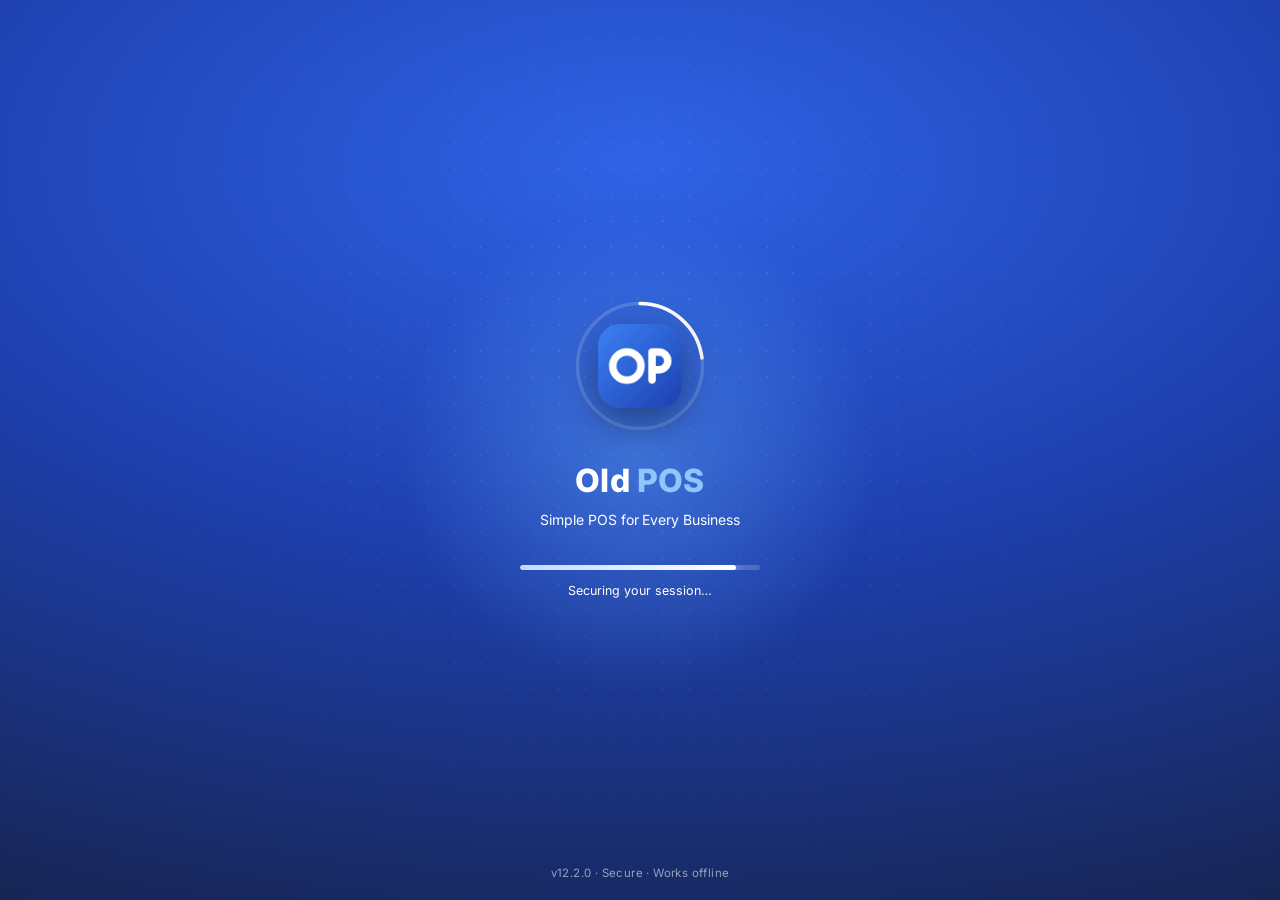
<file: index.html>
<!DOCTYPE html>
<html lang="en">
<head>
    <meta charset="UTF-8">
    <meta http-equiv="Content-Security-Policy" content="default-src 'self'; script-src 'self' 'unsafe-inline' https://accounts.google.com; style-src 'self' 'unsafe-inline' https://accounts.google.com; img-src 'self' data: blob: https:; font-src 'self' data:; connect-src 'self' https://*.googleapis.com https://accounts.google.com https://abacus.jasoncameron.dev https://api.counterapi.dev https://get.geojs.io https://ipwho.is https://*.firebaseio.com https://*.firebasedatabase.app https://*.vercel.app; frame-src https://accounts.google.com; worker-src 'self'; manifest-src 'self'; object-src 'none'; base-uri 'self'; form-action 'self'; media-src 'self' blob:">
    <meta name="referrer" content="strict-origin-when-cross-origin">
    <meta name="viewport" content="width=device-width, initial-scale=1, viewport-fit=cover">
    <meta name="color-scheme" content="light dark">
    <title>Old POS – Free Offline POS & Billing Software for Shops</title>
    <meta name="description" content="Old POS is free, open-source POS and billing software that works offline. Barcode scanning, inventory, customer dues, expenses, reports and Google Drive backup.">
    <meta name="keywords" content="free POS software, offline POS, open source POS, point of sale app, billing software, POS for small business, inventory management software, barcode scanner POS, retail POS software, grocery POS, pharmacy POS, shop management software, customer due tracking, free billing app, POS system PWA, Old POS">
    <meta name="robots" content="index, follow, max-image-preview:large, max-snippet:-1, max-video-preview:-1">
    <meta name="author" content="Mehedi Hasan">
    <meta name="application-name" content="Old POS">
    <meta name="format-detection" content="telephone=no">
    <link rel="canonical" href="https://oldpos.com/">
    <link rel="alternate" hreflang="en" href="https://oldpos.com/">
    <link rel="alternate" hreflang="x-default" href="https://oldpos.com/">
    <meta property="og:type" content="website">
    <meta property="og:site_name" content="Old POS">
    <meta property="og:url" content="https://oldpos.com/">
    <meta property="og:title" content="Old POS – Free Offline POS & Billing Software for Shops">
    <meta property="og:description" content="Free offline POS and billing software for small shops: fast checkout, barcode scanning, inventory, customer dues, profit reports and Google Drive backup. No fees, no sign-up cost.">
    <meta property="og:image" content="https://oldpos.com/assets/icons/og-image.png">
    <meta property="og:image:width" content="1200">
    <meta property="og:image:height" content="630">
    <meta property="og:image:alt" content="Old POS – Simple POS for Every Business">
    <meta property="og:locale" content="en_US">
    <meta name="twitter:card" content="summary_large_image">
    <meta name="twitter:title" content="Old POS – Free Offline POS & Billing Software for Shops">
    <meta name="twitter:description" content="Free offline POS and billing software for small shops: fast checkout, barcode scanning, inventory, customer dues, profit reports and Google Drive backup. No fees, no sign-up cost.">
    <meta name="twitter:image" content="https://oldpos.com/assets/icons/og-image.png">
    <script type="application/ld+json">{"@context":"https://schema.org","@graph":[{"@type":"WebSite","@id":"https://oldpos.com/#website","url":"https://oldpos.com/","name":"Old POS","description":"Old POS is free, open-source POS and billing software that works offline. Barcode scanning, inventory, customer dues, expenses, reports and Google Drive backup.","inLanguage":"en","publisher":{"@id":"https://oldpos.com/#author"}},{"@type":"Person","@id":"https://oldpos.com/#author","name":"Mehedi Hasan","sameAs":["https://www.facebook.com/mehedi.exx"]},{"@type":"SoftwareApplication","@id":"https://oldpos.com/#app","name":"Old POS","alternateName":["Old POS Simple POS for Every Business","oldpos","Old POS software"],"url":"https://oldpos.com/","description":"Old POS is a free, open-source, offline-first point of sale (POS) and billing web app for small and medium businesses worldwide: fast checkout, barcode scanning, inventory with low-stock and expiry alerts, customer dues, suppliers, expenses, profit reports and automatic Google Drive backup. Installable on Android, iPhone, Windows, Mac and Linux.","applicationCategory":"BusinessApplication","applicationSubCategory":"Point of Sale","operatingSystem":"Web, Android, iOS, Windows, macOS, Linux","browserRequirements":"Requires a modern browser (Chrome, Edge, Safari, Firefox)","softwareVersion":"12.1.0","inLanguage":"en","isAccessibleForFree":true,"license":"https://opensource.org/licenses/MIT","image":"https://oldpos.com/assets/icons/og-image.png","screenshot":["https://oldpos.com/assets/screenshots/02-dashboard.png","https://oldpos.com/assets/screenshots/03-products.png","https://oldpos.com/assets/screenshots/08-reports.png","https://oldpos.com/assets/screenshots/desktop-02-dashboard.png","https://oldpos.com/assets/screenshots/desktop-11-users.png"],"featureList":["Works offline","Fast billing and checkout","Barcode scanning with the phone camera","Bluetooth thermal receipt printing","Customer due ledger","Inventory with low-stock and expiry alerts","Purchases and supplier ledger","Expense tracking","Sales and profit reports","PIN lock","Automatic Google Drive backup","Installable on Android, iPhone, Windows and Mac"],"offers":{"@type":"Offer","price":"0","priceCurrency":"USD"},"author":{"@id":"https://oldpos.com/#author"}}]}</script>
    <noscript><style>body::before{content:"Old POS needs JavaScript. Please enable it to open your shop.";display:block;padding:20px;text-align:center}</style></noscript>
    <script>(function(){try{var m=localStorage.getItem('esypos_theme')||'auto';if(m==='dark'||(m==='auto'&&window.matchMedia('(prefers-color-scheme: dark)').matches))document.documentElement.classList.add('dark')}catch(e){}})()</script>

<script>(function(){var n=true;try{n=localStorage.getItem('esypos_g_on')!=='1'}catch(e){}if(n)document.documentElement.classList.add('needs-login')})();</script>
    <style>html.needs-login .sidebar,html.needs-login .topbar,html.needs-login .main,html.needs-login .cart-bar,html.needs-login .bottom-nav,html.needs-login .drawer,html.needs-login #scrim{display:none!important}html.needs-login body{background:#1e40af}</style>
    <style id="splash-css">
#splash{position:fixed;inset:0;z-index:100000;display:flex;flex-direction:column;align-items:center;justify-content:center;gap:0;color:#fff;background:radial-gradient(120% 90% at 50% 18%,#2f63e6 0%,#1e40af 48%,#172554 100%);padding:24px;padding-top:calc(24px + env(safe-area-inset-top));padding-bottom:calc(24px + env(safe-area-inset-bottom));transition:opacity .45s ease,transform .45s ease,visibility .45s;overflow:hidden;font-family:Inter,system-ui,-apple-system,"Segoe UI",Roboto,sans-serif;-webkit-user-select:none;user-select:none}
#splash.out{opacity:0;visibility:hidden;transform:scale(1.04);pointer-events:none}
#splash .sp-glow{position:absolute;width:520px;height:520px;max-width:140vw;max-height:140vw;border-radius:50%;background:radial-gradient(circle,rgba(96,165,250,.45) 0%,rgba(96,165,250,0) 65%);animation:spGlow 2.6s ease-in-out infinite}
#splash .sp-dots{position:absolute;inset:0;background-image:radial-gradient(rgba(255,255,255,.10) 1px,transparent 1.5px);background-size:26px 26px;-webkit-mask-image:radial-gradient(circle at 50% 42%,#000 0%,transparent 70%);mask-image:radial-gradient(circle at 50% 42%,#000 0%,transparent 70%);animation:spDrift 14s linear infinite}
#splash .sp-logo{position:relative;width:132px;height:132px;display:flex;align-items:center;justify-content:center;animation:spPop .8s cubic-bezier(.2,1.3,.35,1) both}
#splash .sp-logo img{width:84px;height:84px;border-radius:22px;box-shadow:0 14px 40px rgba(2,6,23,.45);display:block;position:relative;z-index:2;animation:spFloat 3s ease-in-out .8s infinite}
#splash .sp-ring{position:absolute;inset:0;width:100%;height:100%;transform:rotate(-90deg)}
#splash .sp-ring circle{fill:none;stroke-width:3.5;stroke-linecap:round}
#splash .sp-ring .bg{stroke:rgba(255,255,255,.16)}
#splash .sp-ring .fg{stroke:#fff;stroke-dasharray:90 316;animation:spSpin 1.5s linear infinite;transform-origin:50% 50%}
#splash .sp-name{position:relative;margin-top:26px;font-size:32px;font-weight:800;letter-spacing:.2px;animation:spUp .7s ease .25s both}
#splash .sp-name span{color:#93c5fd}
#splash .sp-tag{position:relative;margin-top:6px;font-size:14px;opacity:.82;animation:spUp .7s ease .4s both;text-align:center}
#splash .sp-bar{position:relative;margin-top:34px;width:min(240px,64vw);height:5px;border-radius:99px;background:rgba(255,255,255,.18);overflow:hidden;animation:spUp .6s ease .55s both}
#splash .sp-bar i{display:block;height:100%;width:0;border-radius:99px;background:linear-gradient(90deg,#bfdbfe,#fff);box-shadow:0 0 14px rgba(255,255,255,.7);transition:width .5s ease;animation:spBar 1.9s cubic-bezier(.3,.7,.2,1) .5s forwards}
#splash.done .sp-bar i{animation:none;width:100%;transition:width .3s ease}
#splash .sp-status{position:relative;margin-top:12px;font-size:12.5px;opacity:.8;min-height:18px;animation:spUp .6s ease .7s both}
#splash .sp-ver{position:absolute;bottom:calc(18px + env(safe-area-inset-bottom));font-size:11.5px;opacity:.55;letter-spacing:.4px}
@keyframes spPop{0%{opacity:0;transform:scale(.4) rotate(-12deg)}100%{opacity:1;transform:none}}
@keyframes spUp{0%{opacity:0;transform:translateY(14px)}100%{opacity:1;transform:none}}
@keyframes spFloat{0%,100%{transform:translateY(0)}50%{transform:translateY(-5px)}}
@keyframes spSpin{to{transform:rotate(360deg)}}
@keyframes spGlow{0%,100%{transform:scale(.9);opacity:.75}50%{transform:scale(1.08);opacity:1}}
@keyframes spDrift{to{background-position:26px 26px}}
@keyframes spBar{0%{width:0}60%{width:72%}100%{width:90%}}
@media (prefers-reduced-motion:reduce){#splash *{animation-duration:.01s!important;animation-iteration-count:1!important}#splash .sp-ring .fg{stroke-dasharray:316 0}}
</style>
    <link rel="manifest" href="manifest.webmanifest">
    <script>try{if(localStorage.getItem('esypos_design')==='classic')document.documentElement.classList.add('classic')}catch(e){}</script>
    <meta name="theme-color" content="#edf2fd" media="(prefers-color-scheme: light)">
    <meta name="theme-color" content="#0d1628" media="(prefers-color-scheme: dark)">
    <link rel="preconnect" href="https://accounts.google.com">
    <meta name="mobile-web-app-capable" content="yes">
    <meta name="apple-mobile-web-app-capable" content="yes">
    <meta name="apple-mobile-web-app-status-bar-style" content="default">
    <meta name="apple-mobile-web-app-title" content="Old POS">
    <link rel="icon" href="favicon.ico?v=12.2.0" sizes="any">
    <link rel="icon" type="image/png" sizes="32x32" href="assets/icons/favicon-32.png">
    <link rel="icon" type="image/png" sizes="16x16" href="assets/icons/favicon-16.png">
    <link rel="icon" type="image/png" sizes="192x192" href="assets/icons/icon-192.png">
    <link rel="apple-touch-icon" href="assets/icons/apple-touch-icon.png">

    <link rel="preload" href="fonts/inter-latin-var.woff2" as="font" type="font/woff2" crossorigin>
    <link rel="preload" href="fonts/fa-solid-subset.woff2" as="font" type="font/woff2" crossorigin>
    <link rel="stylesheet" href="css/icons.css?v=12.2.0">
    <style>.hidden{display:none!important}.drawer{position:fixed;top:0;height:100%;transition:transform .28s}.drawer.left{left:0;transform:translateX(-100%)}.drawer.right{right:0;transform:translateX(100%)}.drawer.open{transform:none}</style>
    <link rel="stylesheet" href="css/style.css?v=12.2.0">
    <link rel="stylesheet" href="css/appshell.css?v=12.2.0">
    <link rel="stylesheet" href="css/modern.css?v=12.2.0">
    <link rel="stylesheet" href="css/polish.css?v=12.2.0">
</head>
<body data-view="pos">

<!-- Splash: shows instantly while the app files and shop data load -->
<div id="splash" role="status" aria-live="polite" aria-label="Loading Old POS">
    <div class="sp-dots"></div><div class="sp-glow"></div>
    <div class="sp-logo">
        <svg class="sp-ring" viewBox="0 0 132 132" aria-hidden="true"><circle class="bg" cx="66" cy="66" r="62.5"/><circle class="fg" cx="66" cy="66" r="62.5"/></svg>
        <img src="assets/icons/icon-192.png" alt="" draggable="false" width="84" height="84">
    </div>
    <div class="sp-name">Old <span>POS</span></div>
    <div class="sp-tag">Simple POS for Every Business</div>
    <div class="sp-bar"><i></i></div>
    <div class="sp-status" id="sp-status">Starting…</div>
    <div class="sp-ver">v12.2.0 · Secure · Works offline</div>
</div>
<script>
(function(){
  var sp=document.getElementById('splash'); if(!sp) return;
  var st=document.getElementById('sp-status'), t0=Date.now(), gone=false;
  var again=false; try{again=sessionStorage.getItem('esypos_splash')==='1';sessionStorage.setItem('esypos_splash','1')}catch(e){}
  var MIN=again?650:1500;                       // first open of the session shows the full animation, reloads are quick
  var msgs=['Starting…','Loading your shop data…','Securing your session…','Preparing the sales counter…'];
  var i=0, tick=setInterval(function(){ if(st&&i<msgs.length-1){ st.textContent=msgs[++i]; } },520);
  function hide(){
    if(gone) return; gone=true; clearInterval(tick);
    if(st) st.textContent='Ready ✓'; sp.classList.add('done');
    setTimeout(function(){ sp.classList.add('out'); setTimeout(function(){ if(sp.parentNode) sp.parentNode.removeChild(sp); },520); },260);
  }
  function ready(){ var wait=Math.max(0,MIN-(Date.now()-t0)); setTimeout(hide,wait); }
  if(document.readyState==='complete') ready(); else window.addEventListener('load',ready);
  setTimeout(hide,8000);                        // failsafe: never trap the user on the splash
  window.Splash={hide:hide};
})();
</script>

<!-- Desktop sidebar -->
<aside class="sidebar" id="sidebar">
    <div class="brand brand-v2"><div class="brand-top"><div class="logo"><img class="logo-img" src="assets/icons/icon-192.png" alt="Old POS" draggable="false"></div><div class="fw7 brand-name">Old POS</div></div><div class="brand-stats"><button type="button" class="bs-row bs-total" onclick="window.Users&&Users.open()" title="See who uses Old POS" aria-label="Total users — open details"><i class="fas fa-users"></i><span>Total users</span><b class="js-ucount">—</b><i class="fas fa-chevron-right bs-go"></i></button></div></div>
    <nav class="nav" id="nav-desk"></nav>
    <div class="side-foot">
        <div class="js-acct"></div>
        <div class="foot-actions"><button class="btn btn-ghost" onclick="Theme.toggle()"><i class="theme-ico fas fa-moon"></i> Theme</button><button class="btn btn-ghost" onclick="Lock.lockNow()"><i class="fas fa-lock"></i> Lock</button></div>
        <div class="legal-links"><a href="privacy.html" target="_blank" rel="noopener">Privacy Policy</a> · <a href="terms.html" target="_blank" rel="noopener">Terms of Service</a></div>
    </div>
</aside>

<!-- Mobile topbar -->
<header class="topbar">
    <div class="tb-brand"><div class="logo"><img class="logo-img" src="assets/icons/icon-192.png" alt="Old POS" draggable="false"></div><div class="tb-id"><b id="tb-shop" class="tb-shop"><em>Old</em> POS</b><span id="tb-sub" class="tb-sub">Smart POS &amp; Billing</span></div></div>
    <div class="flex items-c topbar-actions">
        <button type="button" class="tb-theme" onclick="Theme.toggle()" aria-label="Switch theme"><i class="theme-ico fas fa-moon"></i></button>
        <button type="button" class="sync-chip js-chip" onclick="Cloud.chip()" title="Google Drive Backup"></button>
    </div>
</header>

<main class="main"><div id="view" class="view"></div></main>

<div id="scrim" class="scrim hidden" onclick="App.closeDrawers()"></div>

<!-- Mobile Menu -->
<aside id="mobile-nav" class="drawer left">
    <div class="brand brand-v2"><div class="brand-top"><div class="logo"><img class="logo-img" src="assets/icons/icon-192.png" alt="Old POS" draggable="false"></div><div class="fw7 brand-name grow">Old POS</div><button class="icon-btn" onclick="App.closeDrawers()" aria-label="Close menu"><i class="fas fa-xmark"></i></button></div><div class="brand-stats"><button type="button" class="bs-row bs-total" onclick="window.Users&&Users.open()" title="See who uses Old POS" aria-label="Total users — open details"><i class="fas fa-users"></i><span>Total users</span><b class="js-ucount">—</b><i class="fas fa-chevron-right bs-go"></i></button></div></div>
    <nav class="nav" id="nav-mob"></nav>
    <div class="side-foot">
        <div class="js-acct" onclick="App.closeDrawers()"></div>
        <div class="foot-actions"><button class="btn btn-ghost" onclick="Theme.toggle()"><i class="theme-ico fas fa-moon"></i> Theme</button><button class="btn btn-ghost" onclick="App.closeDrawers();Lock.lockNow()"><i class="fas fa-lock"></i> Lock</button></div>
        <div class="legal-links"><a href="privacy.html" target="_blank" rel="noopener">Privacy Policy</a> · <a href="terms.html" target="_blank" rel="noopener">Terms of Service</a></div>
    </div>
</aside>

<!-- Mobile Cart -->
<aside id="mobile-cart" class="drawer right">
    <div class="drawer-head"><b>Sales Cart</b><button class="icon-btn" onclick="App.closeDrawers()" aria-label="Close cart"><i class="fas fa-xmark"></i></button></div>
    <div id="cart-mobile" class="drawer-body"></div>
</aside>

<button type="button" id="cart-bar" class="cart-bar empty" onclick="App.toggleCart()" aria-label="Cart"></button>

<div id="toast" class="hidden"></div>

<section id="seo-content" class="seo-only" aria-labelledby="about-h">
    <h2 id="about-h">Old POS: free offline POS and billing software for shops and small businesses</h2>
    <p>Old POS is a free, open-source point of sale (POS) and billing system that runs in your browser and installs like an app on Android, iPhone, Windows, Mac and Linux. Make a bill in seconds, scan barcodes with your phone camera, track stock and expiry dates, manage customer dues and supplier payments, record expenses and see profit reports on one dashboard. It keeps working without internet, and your data is backed up to your own Google Drive: no server to run, no monthly fee and no third party holding your sales.</p>
    <p>Built for retail and service shops anywhere in the world, Old POS works with any currency and replaces paper bills and notebooks with a simple, fast and private shop management app. Open it, sign in with Google and start selling.</p>
    <div class="about-grid">
        <article><h3>Fast billing and checkout</h3><p>Search products or scan barcodes, apply discounts and tax, hold bills and accept cash, card, mobile banking or due, then print or share the receipt.</p></article>
        <article><h3>Inventory and stock alerts</h3><p>Track stock levels, low-stock and expiry alerts, product photos and barcode labels, and import or export products with CSV.</p></article>
        <article><h3>Customer dues and suppliers</h3><p>Keep a clear ledger for every customer and supplier, collect payments and send reminders by WhatsApp or SMS.</p></article>
        <article><h3>Expenses and profit reports</h3><p>See sales, expenses, gross and net profit, collections and a 7-day chart. Export reports as CSV.</p></article>
        <article><h3>Works offline, installs anywhere</h3><p>An installable progressive web app (PWA) that opens and sells without internet and syncs when you are back online.</p></article>
        <article><h3>Private and free</h3><p>Your shop data stays on your device and in one backup file in your own Google Drive. No ads, no tracking, no subscription.</p></article>
    </div>
    <h3 class="who">Who uses Old POS?</h3>
    <p>Grocery and convenience stores, pharmacies, fashion, fabric and gift shops, mobile phone shops, restaurants and cafes, wholesalers and any small business that needs a free billing and inventory app.</p>
    <nav aria-label="Old POS pages"><a href="features.html">Features and FAQ</a> · <a href="privacy.html">Privacy Policy</a> · <a href="terms.html">Terms of Service</a> · <a href="license.html">MIT License</a></nav>
</section>


<script defer src="js/core/core.js?v=12.2.0"></script>
<script defer src="js/core/barcode.js?v=12.2.0"></script>
<script defer src="js/core/wedge.js?v=12.2.0"></script>
<script defer src="js/core/linear.js?v=12.2.0"></script>
<script defer src="js/core/ui.js?v=12.2.0"></script>
<script defer src="js/modules/app.js?v=12.2.0"></script>
<script defer src="js/modules/people.js?v=12.2.0"></script>
<script defer src="js/modules/misc.js?v=12.2.0"></script>
<script defer src="js/modules/home.js?v=12.2.0"></script>
<script defer src="js/modules/settings.js?v=12.2.0"></script>
<script defer src="js/services/labelprinter.js?v=12.2.0"></script>
<script defer src="js/services/guard.js?v=12.2.0"></script>
<script defer src="js/services/security.js?v=12.2.0"></script>
<script defer src="js/services/safety.js?v=12.2.0"></script>
<script defer src="js/core/config.js?v=12.2.0"></script>
<script defer src="js/services/cloud.js?v=12.2.0"></script>
<script defer src="js/services/appshell.js?v=12.2.0"></script>
<script defer src="js/services/community.js?v=12.2.0"></script>
<script defer src="js/services/users.js?v=12.2.0"></script>
<script defer src="js/services/remote.js?v=12.2.0"></script>
<script defer src="js/services/pwa.js?v=12.2.0"></script>
</body>
</html>
</file>
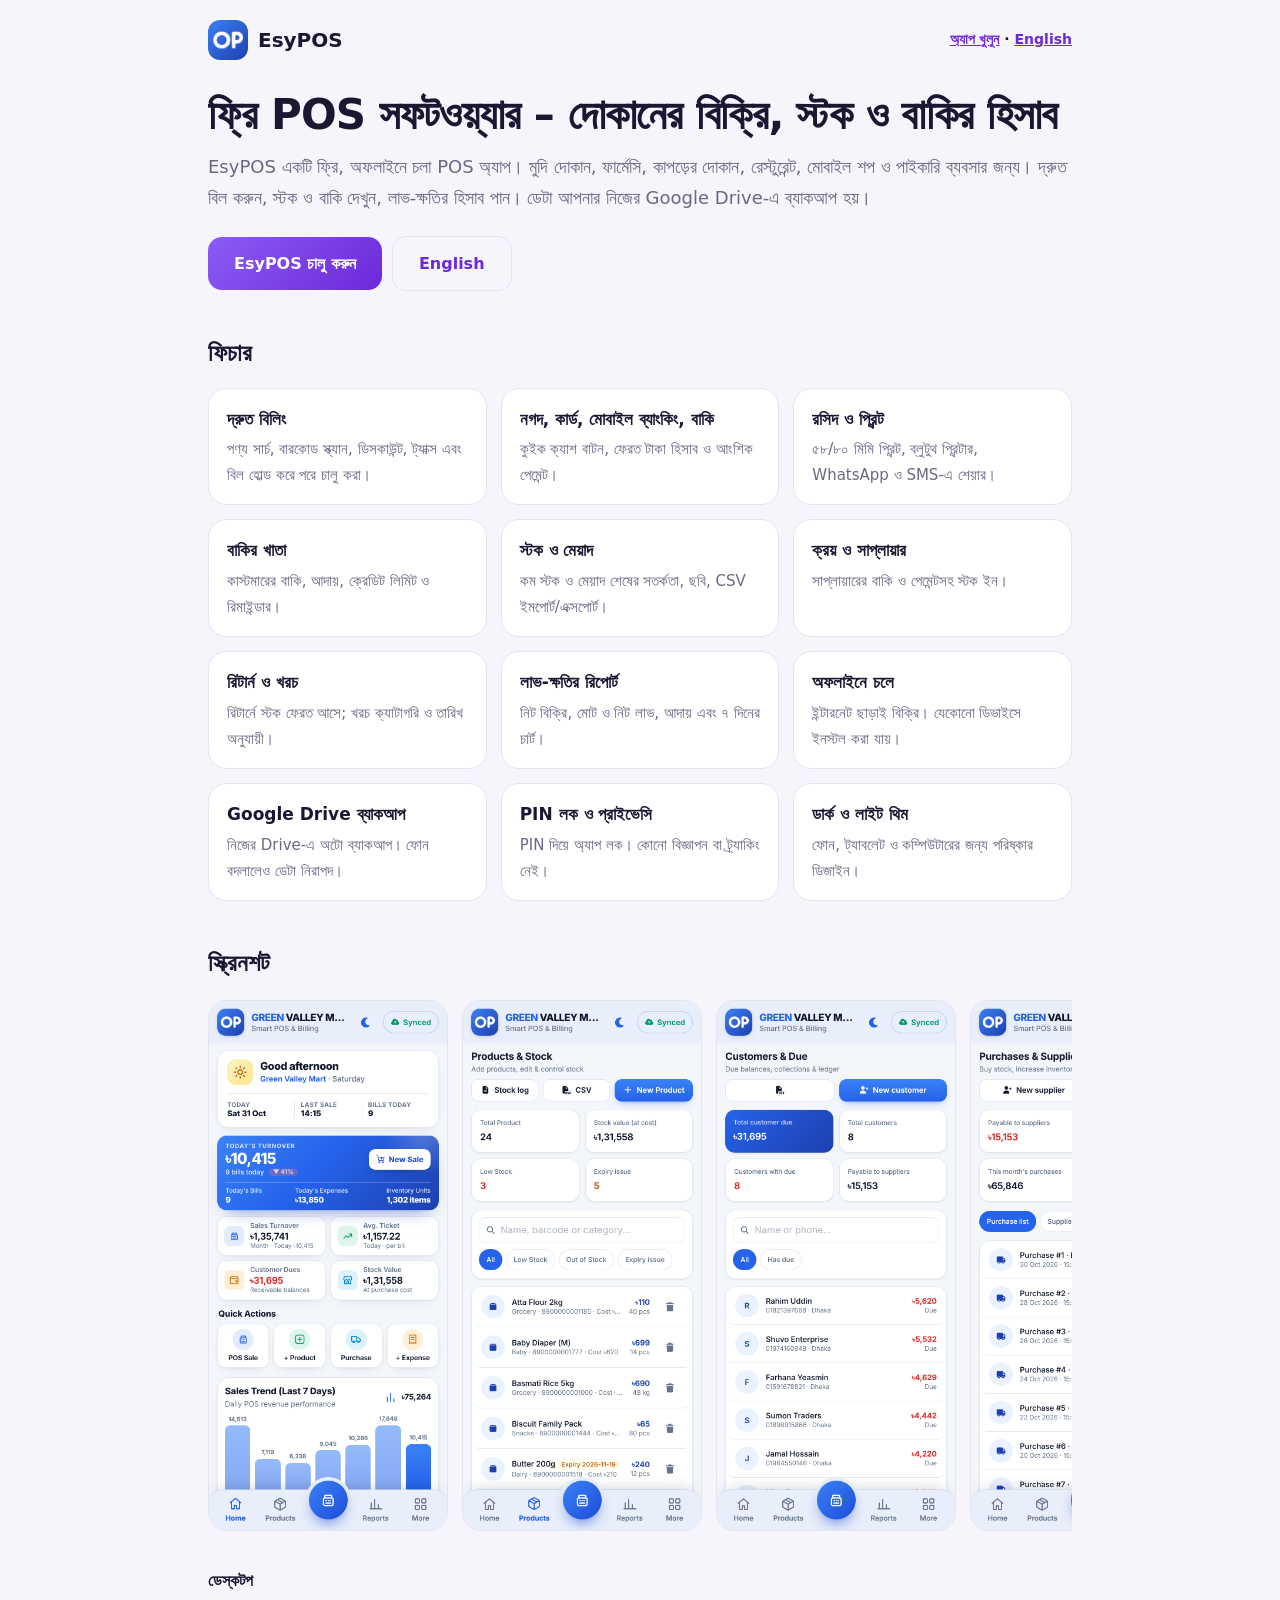
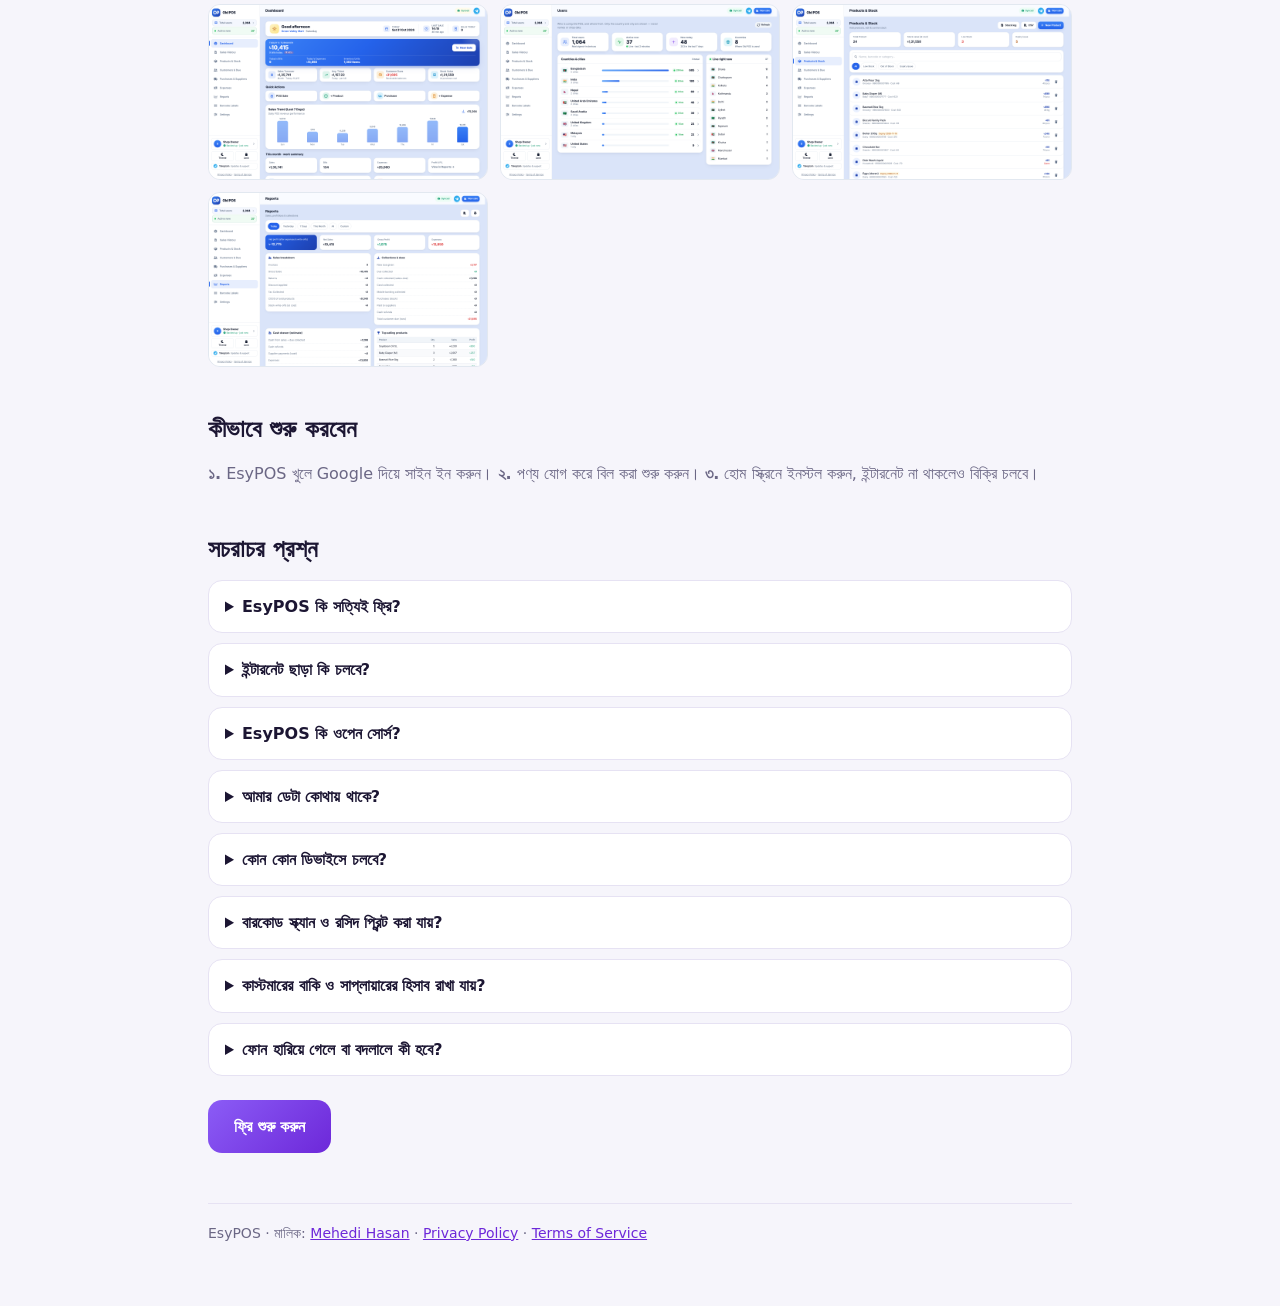
<file: bn.html>
<!DOCTYPE html>
<html lang="bn">
<head>
<meta charset="UTF-8">
<meta name="viewport" content="width=device-width, initial-scale=1">
<title>EsyPOS – ফ্রি POS সফটওয়্যার | বিক্রি, স্টক ও বাকির হিসাব</title>
<meta name="description" content="ফ্রি অফলাইন POS সফটওয়্যার। দ্রুত বিলিং, বারকোড স্ক্যান, স্টক, কাস্টমারের বাকি, খরচ, লাভ-ক্ষতির রিপোর্ট ও Google Drive ব্যাকআপ।">
<meta name="robots" content="index, follow, max-image-preview:large">
<link rel="canonical" href="https://esypos.github.io/bn.html">
<link rel="alternate" hreflang="bn" href="https://esypos.github.io/bn.html">
<link rel="alternate" hreflang="en" href="https://esypos.github.io/features.html">
<link rel="alternate" hreflang="x-default" href="https://esypos.github.io/">
<meta property="og:type" content="website">
<meta property="og:site_name" content="EsyPOS">
<meta property="og:title" content="EsyPOS – ফ্রি POS সফটওয়্যার | বিক্রি, স্টক ও বাকির হিসাব">
<meta property="og:description" content="ফ্রি অফলাইন POS সফটওয়্যার। দ্রুত বিলিং, বারকোড স্ক্যান, স্টক, কাস্টমারের বাকি, খরচ, লাভ-ক্ষতির রিপোর্ট ও Google Drive ব্যাকআপ।">
<meta property="og:url" content="https://esypos.github.io/bn.html">
<meta property="og:image" content="https://esypos.github.io/assets/icons/og-image.png">
<meta name="twitter:card" content="summary_large_image">
<meta name="theme-color" content="#5b21b6">
<link rel="icon" href="favicon.ico" sizes="any">
<link rel="icon" type="image/png" sizes="32x32" href="assets/icons/favicon-32.png">
<link rel="apple-touch-icon" href="assets/icons/apple-touch-icon.png">
<link rel="manifest" href="manifest.webmanifest">
<script type="application/ld+json">{"@context":"https://schema.org","@graph":[{"@type":"WebPage","@id":"https://esypos.github.io/bn.html","url":"https://esypos.github.io/bn.html","name":"EsyPOS – ফ্রি POS সফটওয়্যার","isPartOf":{"@id":"https://esypos.github.io/#website"},"inLanguage":"bn"},{"@type":"FAQPage","mainEntity":[{"@type":"Question","name":"EsyPOS কি সত্যিই ফ্রি?","acceptedAnswer":{"@type":"Answer","text":"হ্যাঁ। EsyPOS সম্পূর্ণ ফ্রি, কোনো মাসিক ফি বা লুকানো খরচ নেই।"}},{"@type":"Question","name":"ইন্টারনেট ছাড়া কি চলবে?","acceptedAnswer":{"@type":"Answer","text":"হ্যাঁ। একবার খোলার পর ইন্টারনেট ছাড়াই বিক্রি করা যায়। ইন্টারনেট এলে ডেটা নিজে থেকেই Google Drive-এ ব্যাকআপ হয়।"}},{"@type":"Question","name":"আমার ডেটা কোথায় থাকে?","acceptedAnswer":{"@type":"Answer","text":"আপনার ডিভাইসে এবং আপনার নিজের Google Drive-এর প্রাইভেট ফোল্ডারে। EsyPOS-এর কোনো সার্ভার নেই, তাই আপনার ডেটা আমরা দেখতে পাই না।"}},{"@type":"Question","name":"কোন কোন ডিভাইসে চলবে?","acceptedAnswer":{"@type":"Answer","text":"Android, iPhone, Windows, Mac ও Linux-এর যেকোনো আধুনিক ব্রাউজারে। ব্রাউজার থেকে অ্যাপের মতো ইনস্টল করা যায়।"}},{"@type":"Question","name":"বারকোড স্ক্যান ও রসিদ প্রিন্ট করা যায়?","acceptedAnswer":{"@type":"Answer","text":"হ্যাঁ। ফোনের ক্যামেরা, USB বা ব্লুটুথ স্ক্যানার দিয়ে স্ক্যান করা যায়। ৫৮/৮০ মিমি কাগজে বা ব্লুটুথ থার্মাল প্রিন্টারে প্রিন্ট করা যায়।"}},{"@type":"Question","name":"কাস্টমারের বাকি ও সাপ্লায়ারের হিসাব রাখা যায়?","acceptedAnswer":{"@type":"Answer","text":"হ্যাঁ। প্রতিটি কাস্টমার ও সাপ্লায়ারের আলাদা খাতা আছে। WhatsApp বা SMS-এ বাকির রিমাইন্ডার পাঠানো যায়।"}},{"@type":"Question","name":"ফোন হারিয়ে গেলে বা বদলালে কী হবে?","acceptedAnswer":{"@type":"Answer","text":"একই Google অ্যাকাউন্টে সাইন ইন করলেই Drive ব্যাকআপ থেকে সব ডেটা ফিরে আসবে।"}}]}]}</script>
<style>
:root{--bg:#f6f5fb;--card:#fff;--tx:#1c1633;--mu:#6b6785;--pr:#6d28d9;--bd:#e6e2f3}
@media(prefers-color-scheme:dark){:root{--bg:#0f0c1d;--card:#181430;--tx:#efeaff;--mu:#a49fc2;--pr:#a78bfa;--bd:#2a2547}}
*{box-sizing:border-box}body{margin:0;background:var(--bg);color:var(--tx);font:16px/1.7 Inter,"Noto Sans Bengali",system-ui,-apple-system,Segoe UI,Roboto,sans-serif}
.w{max-width:900px;margin:0 auto;padding:20px 18px 60px}header{display:flex;align-items:center;gap:10px;font-weight:800;font-size:20px}header img{width:40px;height:40px;border-radius:12px}
header nav{margin-left:auto;font-size:14px;font-weight:600}a{color:var(--pr)}h1{font-size:clamp(28px,6vw,42px);line-height:1.2;margin:30px 0 12px;letter-spacing:-.02em}h2{font-size:24px;margin:42px 0 10px}h3{font-size:17px;margin:18px 0 4px}
p{margin:8px 0;color:var(--mu)}.lead{font-size:18px}.btn{display:inline-block;background:linear-gradient(135deg,#8b5cf6,#6d28d9);color:#fff!important;text-decoration:none;font-weight:700;padding:13px 26px;border-radius:14px;margin:14px 10px 0 0}.btn.o{background:none;color:var(--pr)!important;border:1.5px solid var(--bd)}
.g{display:grid;grid-template-columns:repeat(auto-fit,minmax(250px,1fr));gap:14px;margin-top:14px}.c{background:var(--card);border:1px solid var(--bd);border-radius:18px;padding:16px 18px}.c h3{margin-top:0}.c p{margin:0;font-size:15px}
.s{display:flex;gap:14px;overflow-x:auto;padding:6px 0 14px;scroll-snap-type:x mandatory}.s img{flex:0 0 auto;width:240px;height:auto;border-radius:18px;border:1px solid var(--bd);scroll-snap-align:start}
details{background:var(--card);border:1px solid var(--bd);border-radius:14px;padding:12px 16px;margin:10px 0}summary{cursor:pointer;font-weight:700}details p{margin-top:8px}
footer{margin-top:50px;padding-top:18px;border-top:1px solid var(--bd);font-size:14px;color:var(--mu)}
.sh{margin:22px 0 10px;font-size:16px}.sd{display:grid;grid-template-columns:repeat(auto-fit,minmax(280px,1fr));gap:12px}.sd img{width:100%;height:auto;border-radius:12px;border:1px solid #e2e8f0}</style>
</head>
<body><div class="w">
<header><img src="assets/icons/icon-192.png" alt="EsyPOS logo" width="40" height="40"><span>EsyPOS</span><nav><a href="https://esypos.github.io/">অ্যাপ খুলুন</a> · <a href="features.html" hreflang="en" lang="en">English</a></nav></header>
<h1>ফ্রি POS সফটওয়্যার – দোকানের বিক্রি, স্টক ও বাকির হিসাব</h1>
<p class="lead">EsyPOS একটি ফ্রি, অফলাইনে চলা POS অ্যাপ। মুদি দোকান, ফার্মেসি, কাপড়ের দোকান, রেস্টুরেন্ট, মোবাইল শপ ও পাইকারি ব্যবসার জন্য। দ্রুত বিল করুন, স্টক ও বাকি দেখুন, লাভ-ক্ষতির হিসাব পান। ডেটা আপনার নিজের Google Drive-এ ব্যাকআপ হয়।</p>
<a class="btn" href="https://esypos.github.io/">EsyPOS চালু করুন</a><a class="btn o" href="features.html" hreflang="en" lang="en">English</a>
<h2>ফিচার</h2><div class="g"><div class="c"><h3>দ্রুত বিলিং</h3><p>পণ্য সার্চ, বারকোড স্ক্যান, ডিসকাউন্ট, ট্যাক্স এবং বিল হোল্ড করে পরে চালু করা।</p></div><div class="c"><h3>নগদ, কার্ড, মোবাইল ব্যাংকিং, বাকি</h3><p>কুইক ক্যাশ বাটন, ফেরত টাকা হিসাব ও আংশিক পেমেন্ট।</p></div><div class="c"><h3>রসিদ ও প্রিন্ট</h3><p>৫৮/৮০ মিমি প্রিন্ট, ব্লুটুথ প্রিন্টার, WhatsApp ও SMS-এ শেয়ার।</p></div><div class="c"><h3>বাকির খাতা</h3><p>কাস্টমারের বাকি, আদায়, ক্রেডিট লিমিট ও রিমাইন্ডার।</p></div><div class="c"><h3>স্টক ও মেয়াদ</h3><p>কম স্টক ও মেয়াদ শেষের সতর্কতা, ছবি, CSV ইমপোর্ট/এক্সপোর্ট।</p></div><div class="c"><h3>ক্রয় ও সাপ্লায়ার</h3><p>সাপ্লায়ারের বাকি ও পেমেন্টসহ স্টক ইন।</p></div><div class="c"><h3>রিটার্ন ও খরচ</h3><p>রিটার্নে স্টক ফেরত আসে; খরচ ক্যাটাগরি ও তারিখ অনুযায়ী।</p></div><div class="c"><h3>লাভ-ক্ষতির রিপোর্ট</h3><p>নিট বিক্রি, মোট ও নিট লাভ, আদায় এবং ৭ দিনের চার্ট।</p></div><div class="c"><h3>অফলাইনে চলে</h3><p>ইন্টারনেট ছাড়াই বিক্রি। যেকোনো ডিভাইসে ইনস্টল করা যায়।</p></div><div class="c"><h3>Google Drive ব্যাকআপ</h3><p>নিজের Drive-এ অটো ব্যাকআপ। ফোন বদলালেও ডেটা নিরাপদ।</p></div><div class="c"><h3>PIN লক ও প্রাইভেসি</h3><p>PIN দিয়ে অ্যাপ লক। কোনো বিজ্ঞাপন বা ট্র্যাকিং নেই।</p></div><div class="c"><h3>ডার্ক ও লাইট থিম</h3><p>ফোন, ট্যাবলেট ও কম্পিউটারের জন্য পরিষ্কার ডিজাইন।</p></div></div>
<h2>স্ক্রিনশট</h2><div class="s"><img src="assets/screenshots/02-dashboard.png" width="240" height="533" loading="lazy" alt="Old POS dashboard with daily sales and profit"><img src="assets/screenshots/03-products.png" width="240" height="533" loading="lazy" alt="Products and stock management screen"><img src="assets/screenshots/04-customers.png" width="240" height="533" loading="lazy" alt="Customer due and ledger screen"><img src="assets/screenshots/05-purchases.png" width="240" height="533" loading="lazy" alt="Purchases and suppliers screen"><img src="assets/screenshots/06-expenses.png" width="240" height="533" loading="lazy" alt="Expense tracking screen"><img src="assets/screenshots/07-sales-history.png" width="240" height="533" loading="lazy" alt="Sales history with receipts"><img src="assets/screenshots/08-reports.png" width="240" height="533" loading="lazy" alt="Sales and profit reports"><img src="assets/screenshots/09-settings-backup.png" width="240" height="533" loading="lazy" alt="Google Drive cloud backup and Bluetooth printer settings"></div><h3 class="sh">ডেস্কটপ</h3><div class="sd"><img src="assets/screenshots/desktop-02-dashboard.png" width="480" height="300" loading="lazy" alt="Old POS desktop dashboard"><img src="assets/screenshots/desktop-11-users.png" width="480" height="300" loading="lazy" alt="Users page with countries and live users"><img src="assets/screenshots/desktop-03-products.png" width="480" height="300" loading="lazy" alt="Products and stock on desktop"><img src="assets/screenshots/desktop-08-reports.png" width="480" height="300" loading="lazy" alt="Reports on desktop"></div>
<h2>কীভাবে শুরু করবেন</h2>
<p><b>১.</b> EsyPOS খুলে Google দিয়ে সাইন ইন করুন। <b>২.</b> পণ্য যোগ করে বিল করা শুরু করুন। <b>৩.</b> হোম স্ক্রিনে ইনস্টল করুন, ইন্টারনেট না থাকলেও বিক্রি চলবে।</p>
<h2>সচরাচর প্রশ্ন</h2>
<details><summary>EsyPOS কি সত্যিই ফ্রি?</summary><p>হ্যাঁ। EsyPOS সম্পূর্ণ ফ্রি, কোনো মাসিক ফি বা লুকানো খরচ নেই।</p></details><details><summary>ইন্টারনেট ছাড়া কি চলবে?</summary><p>হ্যাঁ। একবার খোলার পর ইন্টারনেট ছাড়াই বিক্রি করা যায়। ইন্টারনেট এলে ডেটা নিজে থেকেই Google Drive-এ ব্যাকআপ হয়।</p></details><details><summary>EsyPOS কি ওপেন সোর্স?</summary><p>হ্যাঁ। এটি ওপেন সোর্স প্রজেক্ট। যে কেউ নিজের Google অ্যাকাউন্ট দিয়ে নিজের ব্যবসা পরিচালনা করতে পারবেন, কোনো থার্ড পার্টি কোম্পানির কাছে যেতে হবে না।</p></details><details><summary>আমার ডেটা কোথায় থাকে?</summary><p>আপনার ডিভাইসে এবং আপনার নিজের Google Drive-এর প্রাইভেট ফোল্ডারে। EsyPOS-এর কোনো সার্ভার নেই, তাই আপনার ডেটা আমরা দেখতে পাই না।</p></details><details><summary>কোন কোন ডিভাইসে চলবে?</summary><p>Android, iPhone, Windows, Mac ও Linux-এর যেকোনো আধুনিক ব্রাউজারে। ব্রাউজার থেকে অ্যাপের মতো ইনস্টল করা যায়।</p></details><details><summary>বারকোড স্ক্যান ও রসিদ প্রিন্ট করা যায়?</summary><p>হ্যাঁ। ফোনের ক্যামেরা, USB বা ব্লুটুথ স্ক্যানার দিয়ে স্ক্যান করা যায়। ৫৮/৮০ মিমি কাগজে বা ব্লুটুথ থার্মাল প্রিন্টারে প্রিন্ট করা যায়।</p></details><details><summary>কাস্টমারের বাকি ও সাপ্লায়ারের হিসাব রাখা যায়?</summary><p>হ্যাঁ। প্রতিটি কাস্টমার ও সাপ্লায়ারের আলাদা খাতা আছে। WhatsApp বা SMS-এ বাকির রিমাইন্ডার পাঠানো যায়।</p></details><details><summary>ফোন হারিয়ে গেলে বা বদলালে কী হবে?</summary><p>একই Google অ্যাকাউন্টে সাইন ইন করলেই Drive ব্যাকআপ থেকে সব ডেটা ফিরে আসবে।</p></details>
<a class="btn" href="https://esypos.github.io/">ফ্রি শুরু করুন</a>
<footer>EsyPOS · মালিক: <a href="https://www.facebook.com/mehedi.exx" rel="noopener">Mehedi Hasan</a> · <a href="privacy.html">Privacy Policy</a> · <a href="terms.html">Terms of Service</a></footer>
</div></body></html>
</file>
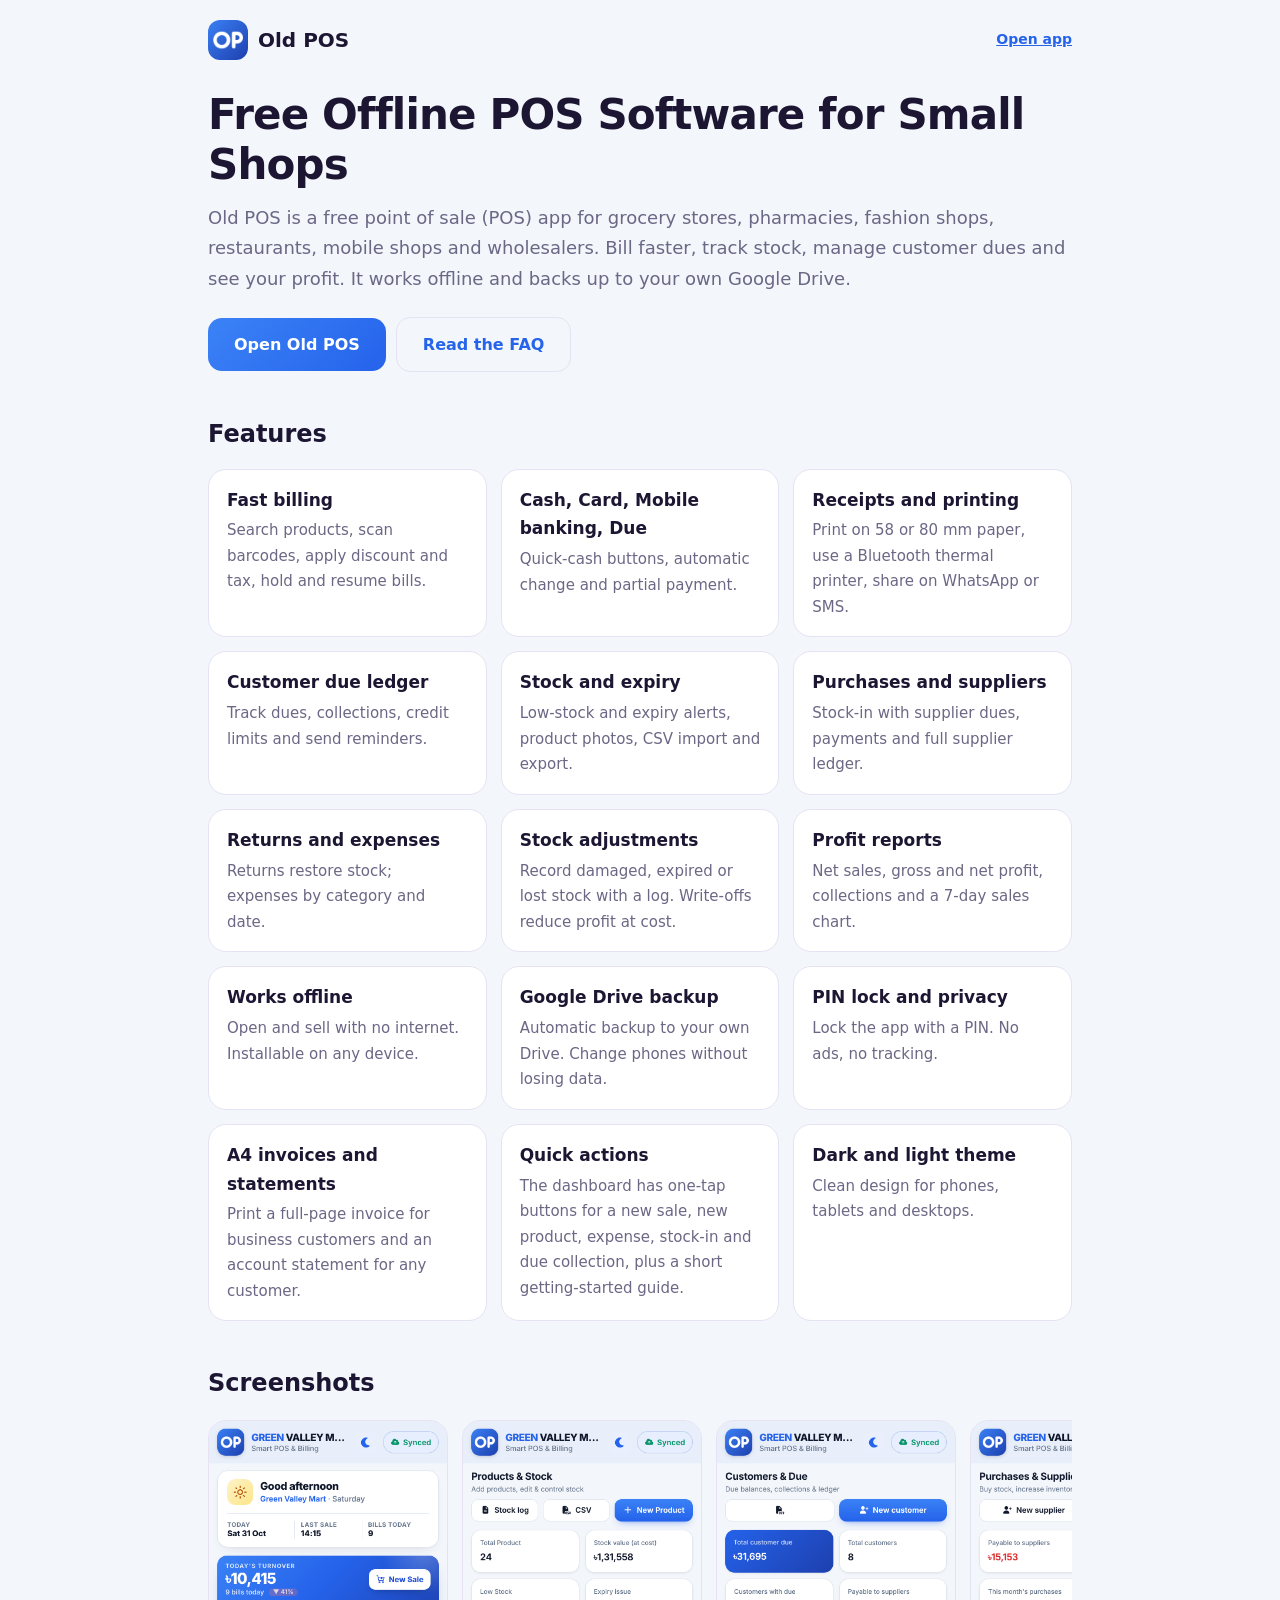
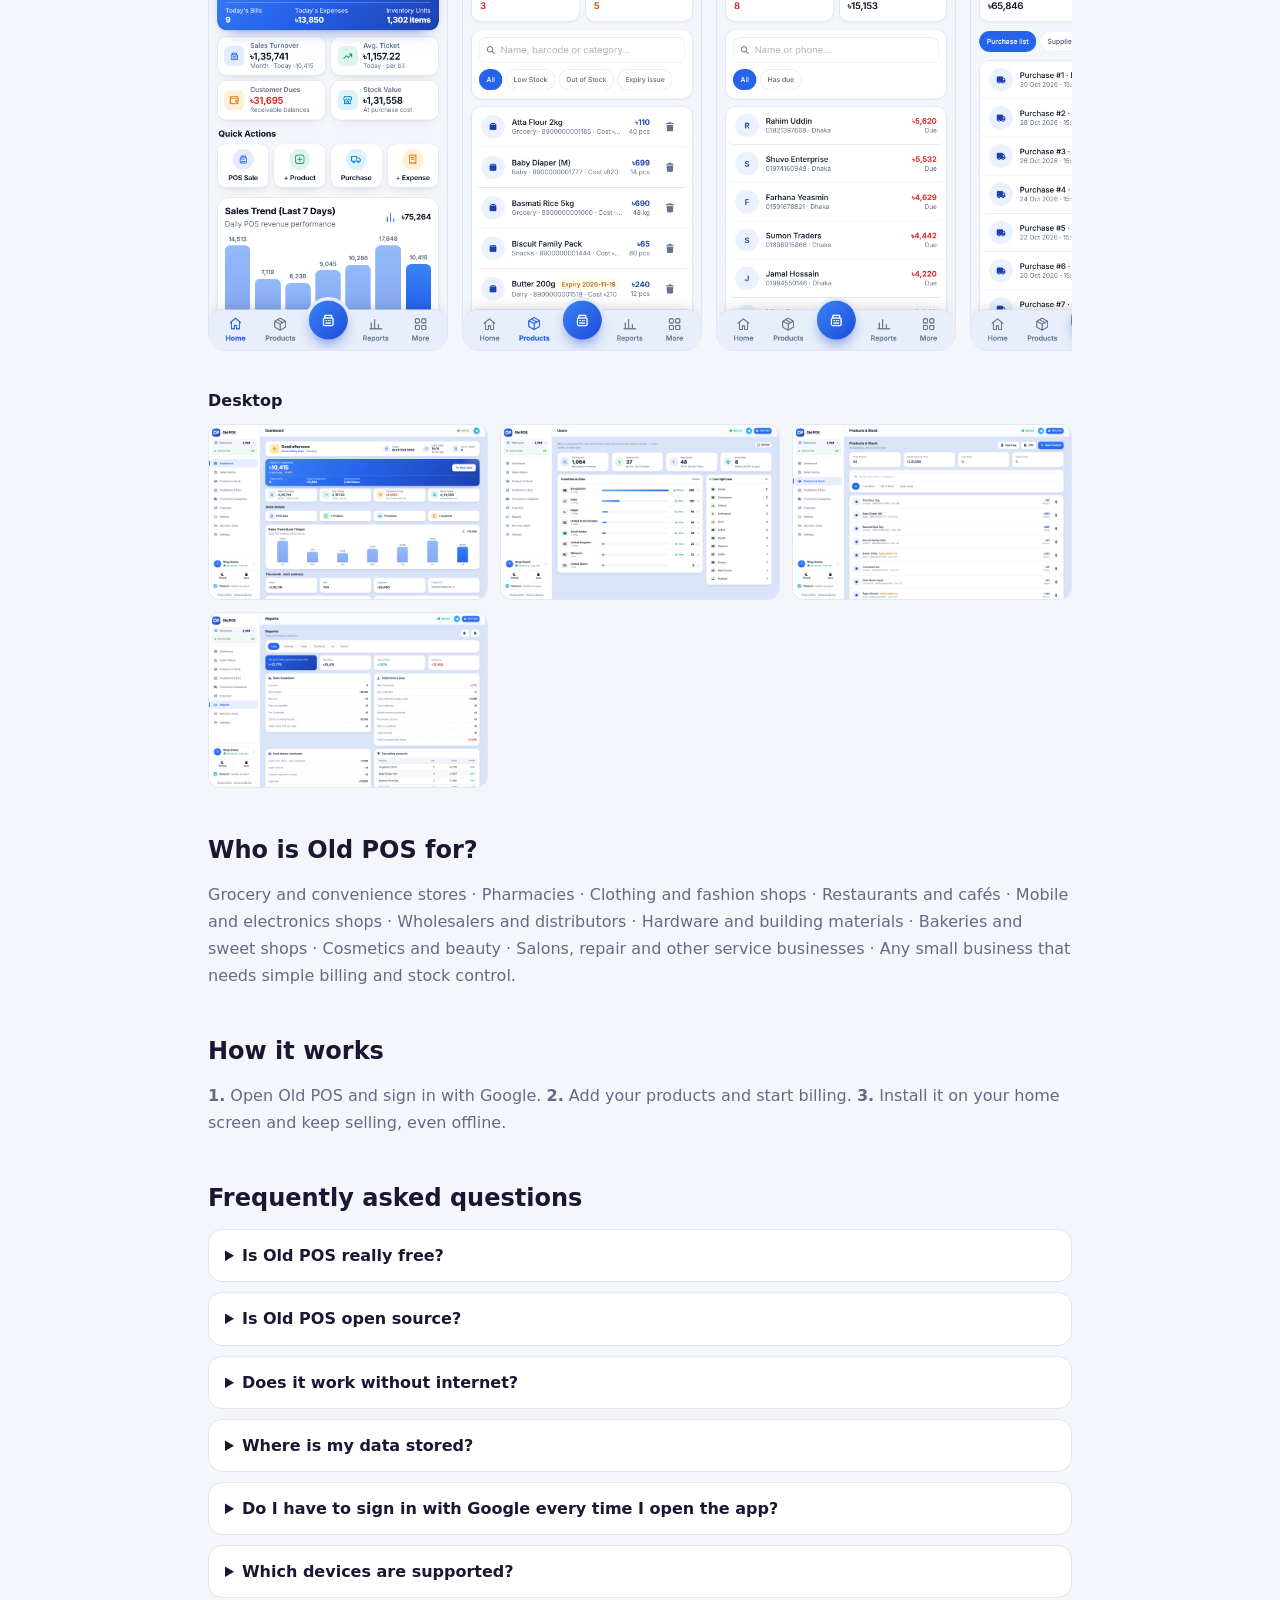
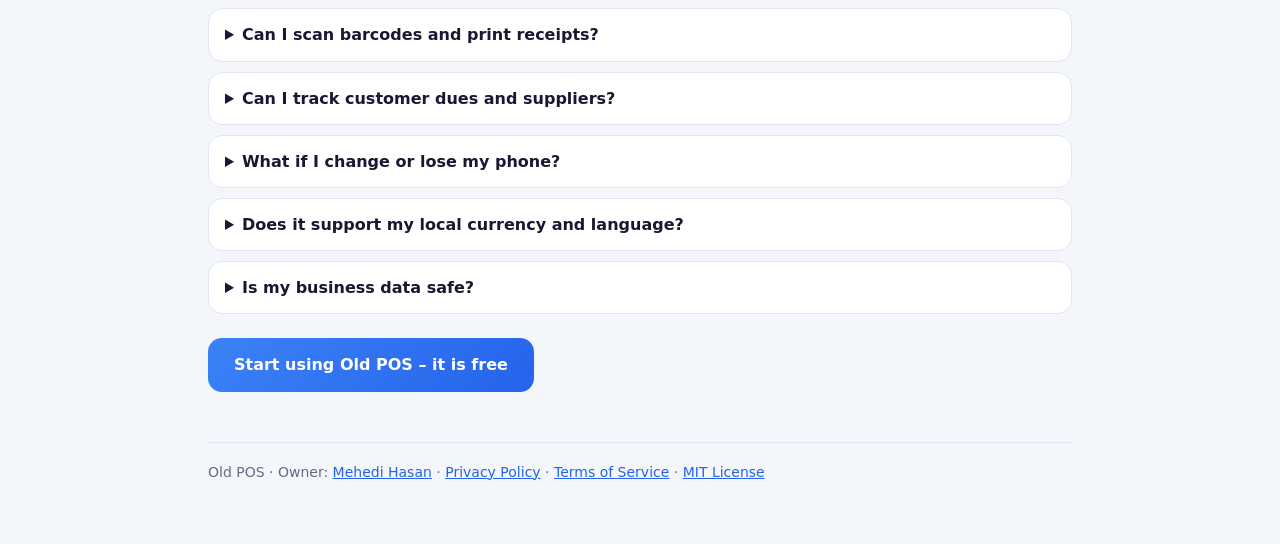
<file: features.html>
<!DOCTYPE html>
<html lang="en">
<head>
<meta charset="UTF-8">
<meta name="viewport" content="width=device-width, initial-scale=1">
<title>Old POS Features – Free Offline POS Software & Inventory App</title>
<meta name="description" content="See every Old POS feature: fast billing, barcode scanning, inventory and expiry alerts, customer dues, suppliers, expenses, profit reports and free Google Drive backup. Works offline.">
<meta name="robots" content="index, follow, max-image-preview:large">
<link rel="canonical" href="https://oldpos.com/features.html">
<link rel="alternate" hreflang="en" href="https://oldpos.com/features.html">
<link rel="alternate" hreflang="x-default" href="https://oldpos.com/features.html">
<meta property="og:type" content="website">
<meta property="og:site_name" content="Old POS">
<meta property="og:title" content="Old POS Features – Free Offline POS Software & Inventory App">
<meta property="og:description" content="See every Old POS feature: fast billing, barcode scanning, inventory and expiry alerts, customer dues, suppliers, expenses, profit reports and free Google Drive backup. Works offline.">
<meta property="og:url" content="https://oldpos.com/features.html">
<meta property="og:image" content="https://oldpos.com/assets/icons/og-image.png">
<meta property="og:image:alt" content="Old POS – Simple POS for Every Business">
<meta property="og:locale" content="en_US">
<meta name="twitter:card" content="summary_large_image">
<meta name="twitter:title" content="Old POS Features – Free Offline POS Software & Inventory App">
<meta name="twitter:description" content="See every Old POS feature: fast billing, barcode scanning, inventory and expiry alerts, customer dues, suppliers, expenses, profit reports and free Google Drive backup. Works offline.">
<meta name="twitter:image" content="https://oldpos.com/assets/icons/og-image.png">
<meta name="theme-color" content="#1e40af">
<link rel="icon" href="favicon.ico" sizes="any">
<link rel="icon" type="image/png" sizes="32x32" href="assets/icons/favicon-32.png">
<link rel="apple-touch-icon" href="assets/icons/apple-touch-icon.png">
<link rel="manifest" href="manifest.webmanifest">
<script type="application/ld+json">{"@context":"https://schema.org","@graph":[{"@type":"WebPage","@id":"https://oldpos.com/features.html","url":"https://oldpos.com/features.html","name":"Old POS Features – Free Offline POS Software & Inventory App","description":"See every Old POS feature: fast billing, barcode scanning, inventory and expiry alerts, customer dues, suppliers, expenses, profit reports and free Google Drive backup. Works offline.","isPartOf":{"@id":"https://oldpos.com/#website"},"about":{"@id":"https://oldpos.com/#app"},"inLanguage":"en"},{"@type":"BreadcrumbList","itemListElement":[{"@type":"ListItem","position":1,"name":"Old POS","item":"https://oldpos.com/"},{"@type":"ListItem","position":2,"name":"Features and FAQ","item":"https://oldpos.com/features.html"}]},{"@type":"FAQPage","mainEntity":[{"@type":"Question","name":"Is Old POS really free?","acceptedAnswer":{"@type":"Answer","text":"Yes. Old POS is free to use, with no monthly fee, no per-device fee and no hidden charges."}},{"@type":"Question","name":"Is Old POS open source?","acceptedAnswer":{"@type":"Answer","text":"Yes. Old POS is an open-source project. Anyone can run their own business with their own Google account, with no third-party company involved."}},{"@type":"Question","name":"Does it work without internet?","acceptedAnswer":{"@type":"Answer","text":"Yes. After the first load the app opens and sells offline. Your backup syncs to Google Drive when you are online again."}},{"@type":"Question","name":"Where is my data stored?","acceptedAnswer":{"@type":"Answer","text":"On your device, plus an automatic backup in a private folder of your own Google Drive. Old POS has no server and cannot see your data."}},{"@type":"Question","name":"Do I have to sign in with Google every time I open the app?","acceptedAnswer":{"@type":"Answer","text":"No. Old POS opens straight away on your device. It renews its Google Drive connection in the background, and if Google needs a confirmation you just tap Reconnect. Selling is never blocked."}},{"@type":"Question","name":"Which devices are supported?","acceptedAnswer":{"@type":"Answer","text":"Any modern browser on Android, iPhone, Windows, Mac and Linux. You can install it from the browser like a native app."}},{"@type":"Question","name":"Can I scan barcodes and print receipts?","acceptedAnswer":{"@type":"Answer","text":"Yes. Scan with the phone camera in Chrome on Android, or use a USB or Bluetooth barcode scanner on any device. Print on 58 mm or 80 mm paper or on a Bluetooth thermal printer."}},{"@type":"Question","name":"Can I track customer dues and suppliers?","acceptedAnswer":{"@type":"Answer","text":"Yes. Each customer and supplier has a ledger with dues, payments and reminders by WhatsApp or SMS."}},{"@type":"Question","name":"What if I change or lose my phone?","acceptedAnswer":{"@type":"Answer","text":"Sign in with the same Google account and your shop data returns from your Drive backup."}},{"@type":"Question","name":"Does it support my local currency and language?","acceptedAnswer":{"@type":"Answer","text":"Product and customer names can be written in any language, and amounts use the ৳ currency format with lakh-crore grouping."}},{"@type":"Question","name":"Is my business data safe?","acceptedAnswer":{"@type":"Answer","text":"Data stays on your device and in a private app folder of your Google Drive that Old POS alone can read. You can also lock the app with a PIN."}}]}]}</script>
<style>
:root{--bg:#f3f6fb;--card:#fff;--tx:#1c1633;--mu:#6b6785;--pr:#2563eb;--bd:#e6e2f3}
@media(prefers-color-scheme:dark){:root{--bg:#0f0c1d;--card:#181430;--tx:#efeaff;--mu:#a49fc2;--pr:#60a5fa;--bd:#2a2547}}
*{box-sizing:border-box}body{margin:0;background:var(--bg);color:var(--tx);font:16px/1.7 Inter,system-ui,-apple-system,Segoe UI,Roboto,sans-serif}
.w{max-width:900px;margin:0 auto;padding:20px 18px 60px}header{display:flex;align-items:center;gap:10px;font-weight:800;font-size:20px}header img{width:40px;height:40px;border-radius:12px}
header nav{margin-left:auto;font-size:14px;font-weight:600}a{color:var(--pr)}h1{font-size:clamp(28px,6vw,42px);line-height:1.2;margin:30px 0 12px;letter-spacing:-.02em}h2{font-size:24px;margin:42px 0 10px}h3{font-size:17px;margin:18px 0 4px}
p{margin:8px 0;color:var(--mu)}.lead{font-size:18px}.btn{display:inline-block;background:linear-gradient(135deg,#3b82f6,#2563eb);color:#fff!important;text-decoration:none;font-weight:700;padding:13px 26px;border-radius:14px;margin:14px 10px 0 0}.btn.o{background:none;color:var(--pr)!important;border:1.5px solid var(--bd)}
.g{display:grid;grid-template-columns:repeat(auto-fit,minmax(250px,1fr));gap:14px;margin-top:14px}.c{background:var(--card);border:1px solid var(--bd);border-radius:18px;padding:16px 18px}.c h3{margin-top:0}.c p{margin:0;font-size:15px}
.s{display:flex;gap:14px;overflow-x:auto;padding:6px 0 14px;scroll-snap-type:x mandatory}.s img{flex:0 0 auto;width:240px;height:auto;border-radius:18px;border:1px solid var(--bd);scroll-snap-align:start}
details{background:var(--card);border:1px solid var(--bd);border-radius:14px;padding:12px 16px;margin:10px 0}summary{cursor:pointer;font-weight:700}details p{margin-top:8px}
footer{margin-top:50px;padding-top:18px;border-top:1px solid var(--bd);font-size:14px;color:var(--mu)}
.sh{margin:22px 0 10px;font-size:16px}.sd{display:grid;grid-template-columns:repeat(auto-fit,minmax(280px,1fr));gap:12px}.sd img{width:100%;height:auto;border-radius:12px;border:1px solid #e2e8f0}</style>
<style>a,li,p{overflow-wrap:anywhere}img,table{max-width:100%}</style>
</head>
<body><div class="w">
<header><a href="https://oldpos.com/" style="display:flex;align-items:center;gap:10px;color:inherit;text-decoration:none"><img src="assets/icons/icon-192.png" alt="Old POS logo" width="40" height="40"><span>Old POS</span></a><nav><a href="https://oldpos.com/">Open app</a></nav></header>
<h1>Free Offline POS Software for Small Shops</h1>
<p class="lead">Old POS is a free point of sale (POS) app for grocery stores, pharmacies, fashion shops, restaurants, mobile shops and wholesalers. Bill faster, track stock, manage customer dues and see your profit. It works offline and backs up to your own Google Drive.</p>
<a class="btn" href="https://oldpos.com/">Open Old POS</a><a class="btn o" href="#faq">Read the FAQ</a>
<h2>Features</h2><div class="g"><div class="c"><h3>Fast billing</h3><p>Search products, scan barcodes, apply discount and tax, hold and resume bills.</p></div><div class="c"><h3>Cash, Card, Mobile banking, Due</h3><p>Quick-cash buttons, automatic change and partial payment.</p></div><div class="c"><h3>Receipts and printing</h3><p>Print on 58 or 80 mm paper, use a Bluetooth thermal printer, share on WhatsApp or SMS.</p></div><div class="c"><h3>Customer due ledger</h3><p>Track dues, collections, credit limits and send reminders.</p></div><div class="c"><h3>Stock and expiry</h3><p>Low-stock and expiry alerts, product photos, CSV import and export.</p></div><div class="c"><h3>Purchases and suppliers</h3><p>Stock-in with supplier dues, payments and full supplier ledger.</p></div><div class="c"><h3>Returns and expenses</h3><p>Returns restore stock; expenses by category and date.</p></div><div class="c"><h3>Stock adjustments</h3><p>Record damaged, expired or lost stock with a log. Write-offs reduce profit at cost.</p></div><div class="c"><h3>Profit reports</h3><p>Net sales, gross and net profit, collections and a 7-day sales chart.</p></div><div class="c"><h3>Works offline</h3><p>Open and sell with no internet. Installable on any device.</p></div><div class="c"><h3>Google Drive backup</h3><p>Automatic backup to your own Drive. Change phones without losing data.</p></div><div class="c"><h3>PIN lock and privacy</h3><p>Lock the app with a PIN. No ads, no tracking.</p></div><div class="c"><h3>A4 invoices and statements</h3><p>Print a full-page invoice for business customers and an account statement for any customer.</p></div><div class="c"><h3>Quick actions</h3><p>The dashboard has one-tap buttons for a new sale, new product, expense, stock-in and due collection, plus a short getting-started guide.</p></div><div class="c"><h3>Dark and light theme</h3><p>Clean design for phones, tablets and desktops.</p></div></div>
<h2>Screenshots</h2><div class="s"><img src="assets/screenshots/02-dashboard.png" width="240" height="533" loading="lazy" alt="Old POS dashboard with daily sales and profit"><img src="assets/screenshots/03-products.png" width="240" height="533" loading="lazy" alt="Products and stock management screen"><img src="assets/screenshots/04-customers.png" width="240" height="533" loading="lazy" alt="Customer due and ledger screen"><img src="assets/screenshots/05-purchases.png" width="240" height="533" loading="lazy" alt="Purchases and suppliers screen"><img src="assets/screenshots/06-expenses.png" width="240" height="533" loading="lazy" alt="Expense tracking screen"><img src="assets/screenshots/07-sales-history.png" width="240" height="533" loading="lazy" alt="Sales history with receipts"><img src="assets/screenshots/08-reports.png" width="240" height="533" loading="lazy" alt="Sales and profit reports"><img src="assets/screenshots/09-settings-backup.png" width="240" height="533" loading="lazy" alt="Google Drive cloud backup and Bluetooth printer settings"></div><h3 class="sh">Desktop</h3><div class="sd"><img src="assets/screenshots/desktop-02-dashboard.png" width="480" height="300" loading="lazy" alt="Old POS desktop dashboard"><img src="assets/screenshots/desktop-11-users.png" width="480" height="300" loading="lazy" alt="Users page with countries and live users"><img src="assets/screenshots/desktop-03-products.png" width="480" height="300" loading="lazy" alt="Products and stock on desktop"><img src="assets/screenshots/desktop-08-reports.png" width="480" height="300" loading="lazy" alt="Reports on desktop"></div>
<h2>Who is Old POS for?</h2>
<p>Grocery and convenience stores · Pharmacies · Clothing and fashion shops · Restaurants and cafés · Mobile and electronics shops · Wholesalers and distributors · Hardware and building materials · Bakeries and sweet shops · Cosmetics and beauty · Salons, repair and other service businesses · Any small business that needs simple billing and stock control.</p>
<h2>How it works</h2>
<p><b>1.</b> Open Old POS and sign in with Google. <b>2.</b> Add your products and start billing. <b>3.</b> Install it on your home screen and keep selling, even offline.</p>
<h2 id="faq">Frequently asked questions</h2>
<details><summary>Is Old POS really free?</summary><p>Yes. Old POS is free to use, with no monthly fee, no per-device fee and no hidden charges.</p></details><details><summary>Is Old POS open source?</summary><p>Yes. Old POS is an open-source project. Anyone can run their own business with their own Google account, with no third-party company involved.</p></details><details><summary>Does it work without internet?</summary><p>Yes. After the first load the app opens and sells offline. Your backup syncs to Google Drive when you are online again.</p></details><details><summary>Where is my data stored?</summary><p>On your device, plus an automatic backup in a private folder of your own Google Drive. Old POS has no server and cannot see your data.</p></details><details><summary>Do I have to sign in with Google every time I open the app?</summary><p>No. Old POS opens straight away on your device. It renews its Google Drive connection in the background, and if Google needs a confirmation you just tap Reconnect. Selling is never blocked.</p></details><details><summary>Which devices are supported?</summary><p>Any modern browser on Android, iPhone, Windows, Mac and Linux. You can install it from the browser like a native app.</p></details><details><summary>Can I scan barcodes and print receipts?</summary><p>Yes. Scan with the phone camera in Chrome on Android, or use a USB or Bluetooth barcode scanner on any device. Print on 58 mm or 80 mm paper or on a Bluetooth thermal printer.</p></details><details><summary>Can I track customer dues and suppliers?</summary><p>Yes. Each customer and supplier has a ledger with dues, payments and reminders by WhatsApp or SMS.</p></details><details><summary>What if I change or lose my phone?</summary><p>Sign in with the same Google account and your shop data returns from your Drive backup.</p></details><details><summary>Does it support my local currency and language?</summary><p>Product and customer names can be written in any language, and amounts use the ৳ currency format with lakh-crore grouping.</p></details><details><summary>Is my business data safe?</summary><p>Data stays on your device and in a private app folder of your Google Drive that Old POS alone can read. You can also lock the app with a PIN.</p></details>
<a class="btn" href="https://oldpos.com/">Start using Old POS – it is free</a>
<footer>Old POS · Owner: <a href="https://www.facebook.com/mehedi.exx" rel="noopener">Mehedi Hasan</a> · <a href="privacy.html">Privacy Policy</a> · <a href="terms.html">Terms of Service</a> · <a href="license.html">MIT License</a></footer>
</div></body></html>
</file>
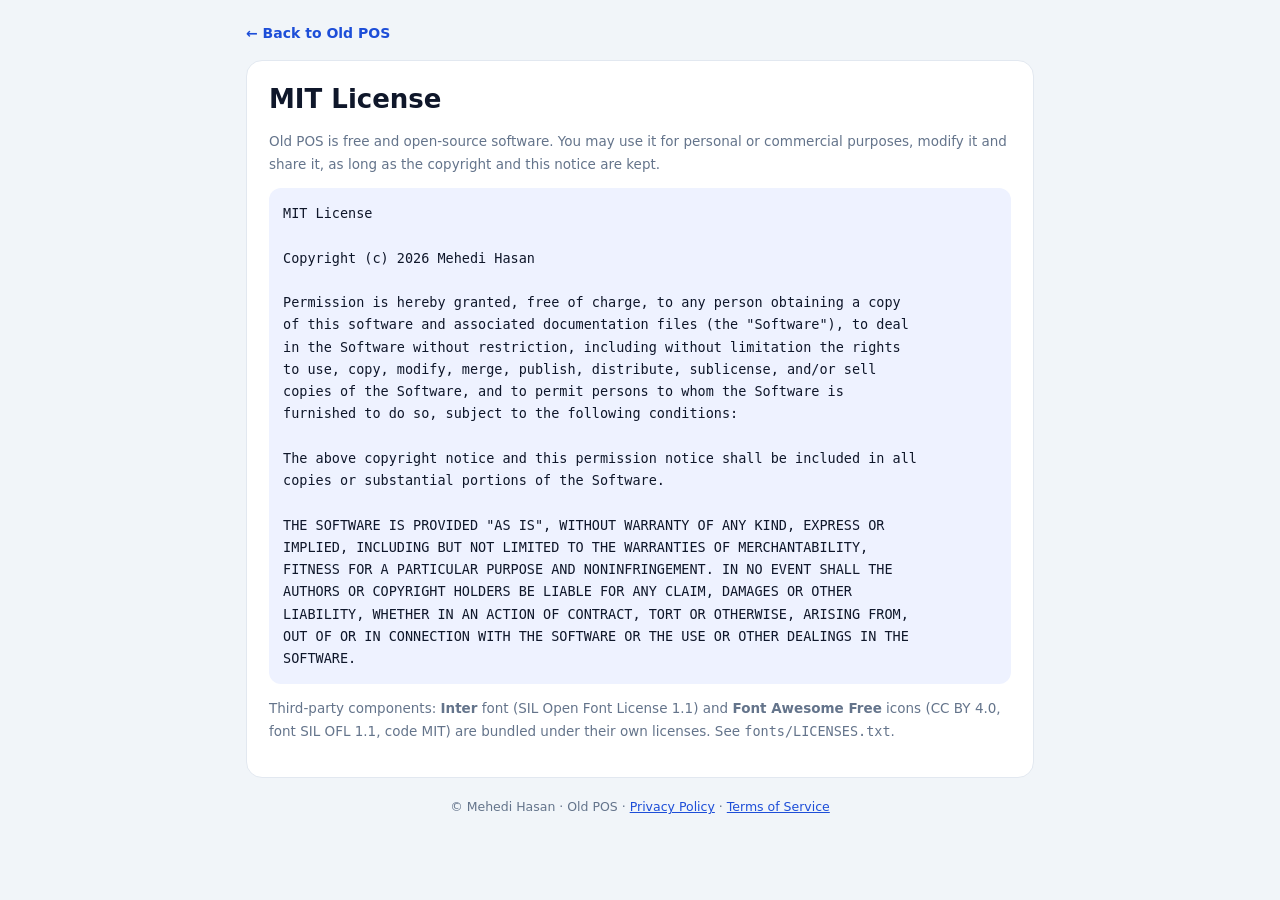
<file: license.html>
<!DOCTYPE html>
<html lang="en">
<head>
<meta charset="UTF-8">
<meta name="viewport" content="width=device-width, initial-scale=1">
<title>MIT License — Old POS</title>
<meta name="description" content="Old POS is open source and released under the MIT License. Use, copy, modify and distribute it freely, including for commercial use.">
<meta name="robots" content="index, follow">
<link rel="canonical" href="https://oldpos.com/license.html">
<link rel="icon" href="favicon.ico" sizes="any">
<style>
:root{--bg:#f1f5f9;--card:#fff;--text:#0f172a;--muted:#64748b;--line:#e2e8f0;--p:#1d4ed8;--psoft:#eef2ff}
@media (prefers-color-scheme:dark){:root{--bg:#0a1020;--card:#111a2e;--text:#e6eaf2;--muted:#94a3b8;--line:#223052;--p:#818cf8;--psoft:#1b2447}}
*{box-sizing:border-box}
body{margin:0;background:var(--bg);color:var(--text);font-family:system-ui,-apple-system,'Segoe UI',Roboto,sans-serif;line-height:1.7;font-size:15.5px}
.wrap{max-width:820px;margin:0 auto;padding:16px 16px 48px;padding-left:max(16px,env(safe-area-inset-left));padding-right:max(16px,env(safe-area-inset-right))}
.card{background:var(--card);border:1px solid var(--line);border-radius:16px;padding:22px}
h1{font-size:26px;margin:0 0 6px;line-height:1.3}
.meta{color:var(--muted);font-size:13.5px;margin-bottom:12px}
pre{white-space:pre-wrap;word-wrap:break-word;font:13.5px/1.65 ui-monospace,SFMono-Regular,Menlo,Consolas,monospace;background:var(--psoft);border-radius:12px;padding:14px;margin:12px 0}
a{color:var(--p)}
.back{display:inline-block;margin:6px 0 14px;font-weight:600;font-size:14px;text-decoration:none}
.foot{color:var(--muted);font-size:12.5px;text-align:center;margin-top:18px}
</style>
<script type="application/ld+json">{"@context":"https://schema.org","@type":"WebPage","name":"MIT License — Old POS","url":"https://oldpos.com/license.html","inLanguage":"en","isPartOf":{"@id":"https://oldpos.com/#website"}}</script>
<style>a,li,p{overflow-wrap:anywhere}img,table{max-width:100%}</style>
</head>
<body>
<div class="wrap">
<a class="back" href="index.html">← Back to Old POS</a>
<div class="card">
<h1>MIT License</h1>
<p class="meta">Old POS is free and open-source software. You may use it for personal or commercial purposes, modify it and share it, as long as the copyright and this notice are kept.</p>
<pre>MIT License

Copyright (c) 2026 Mehedi Hasan

Permission is hereby granted, free of charge, to any person obtaining a copy
of this software and associated documentation files (the "Software"), to deal
in the Software without restriction, including without limitation the rights
to use, copy, modify, merge, publish, distribute, sublicense, and/or sell
copies of the Software, and to permit persons to whom the Software is
furnished to do so, subject to the following conditions:

The above copyright notice and this permission notice shall be included in all
copies or substantial portions of the Software.

THE SOFTWARE IS PROVIDED "AS IS", WITHOUT WARRANTY OF ANY KIND, EXPRESS OR
IMPLIED, INCLUDING BUT NOT LIMITED TO THE WARRANTIES OF MERCHANTABILITY,
FITNESS FOR A PARTICULAR PURPOSE AND NONINFRINGEMENT. IN NO EVENT SHALL THE
AUTHORS OR COPYRIGHT HOLDERS BE LIABLE FOR ANY CLAIM, DAMAGES OR OTHER
LIABILITY, WHETHER IN AN ACTION OF CONTRACT, TORT OR OTHERWISE, ARISING FROM,
OUT OF OR IN CONNECTION WITH THE SOFTWARE OR THE USE OR OTHER DEALINGS IN THE
SOFTWARE.
</pre>
<p class="meta">Third-party components: <b>Inter</b> font (SIL Open Font License 1.1) and <b>Font Awesome Free</b> icons (CC BY 4.0, font SIL OFL 1.1, code MIT) are bundled under their own licenses. See <code>fonts/LICENSES.txt</code>.</p>
</div>
<div class="foot">© Mehedi Hasan · Old POS · <a href="privacy.html">Privacy Policy</a> · <a href="terms.html">Terms of Service</a></div>
</div>
</body>
</html>
</file>
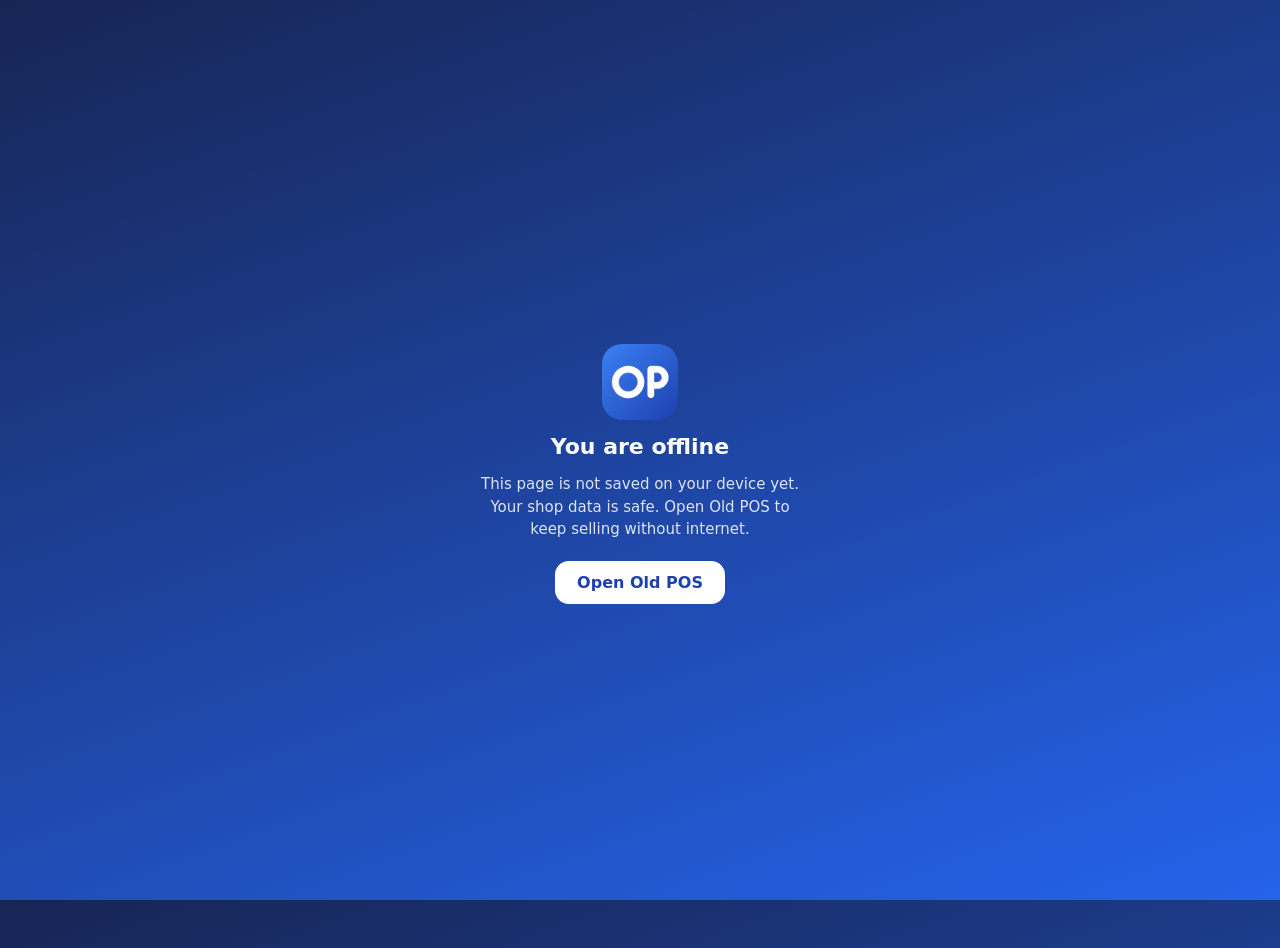
<file: offline.html>
<!DOCTYPE html>
<html lang="en"><head><meta charset="UTF-8"><meta name="viewport" content="width=device-width,initial-scale=1,viewport-fit=cover">
<meta name="theme-color" content="#1e40af"><title>Old POS – Offline</title>
<style>
html,body{height:100%;margin:0}body{display:flex;align-items:center;justify-content:center;flex-direction:column;gap:14px;padding:24px;text-align:center;font-family:system-ui,-apple-system,"Segoe UI",Roboto,sans-serif;color:#fff;background:linear-gradient(160deg,#172554,#2563eb)}
img{width:76px;height:76px;border-radius:20px}h1{margin:0;font-size:22px}p{margin:0;opacity:.85;max-width:320px;line-height:1.5;font-size:15px}
a{margin-top:6px;background:#fff;color:#1e40af;text-decoration:none;font-weight:700;padding:12px 22px;border-radius:14px}
</style></head><body>
<img src="assets/icons/icon-192.png" alt="Old POS">
<h1>You are offline</h1>
<p>This page is not saved on your device yet. Your shop data is safe. Open Old POS to keep selling without internet.</p>
<a href="./index.html">Open Old POS</a>
</body></html>
</file>
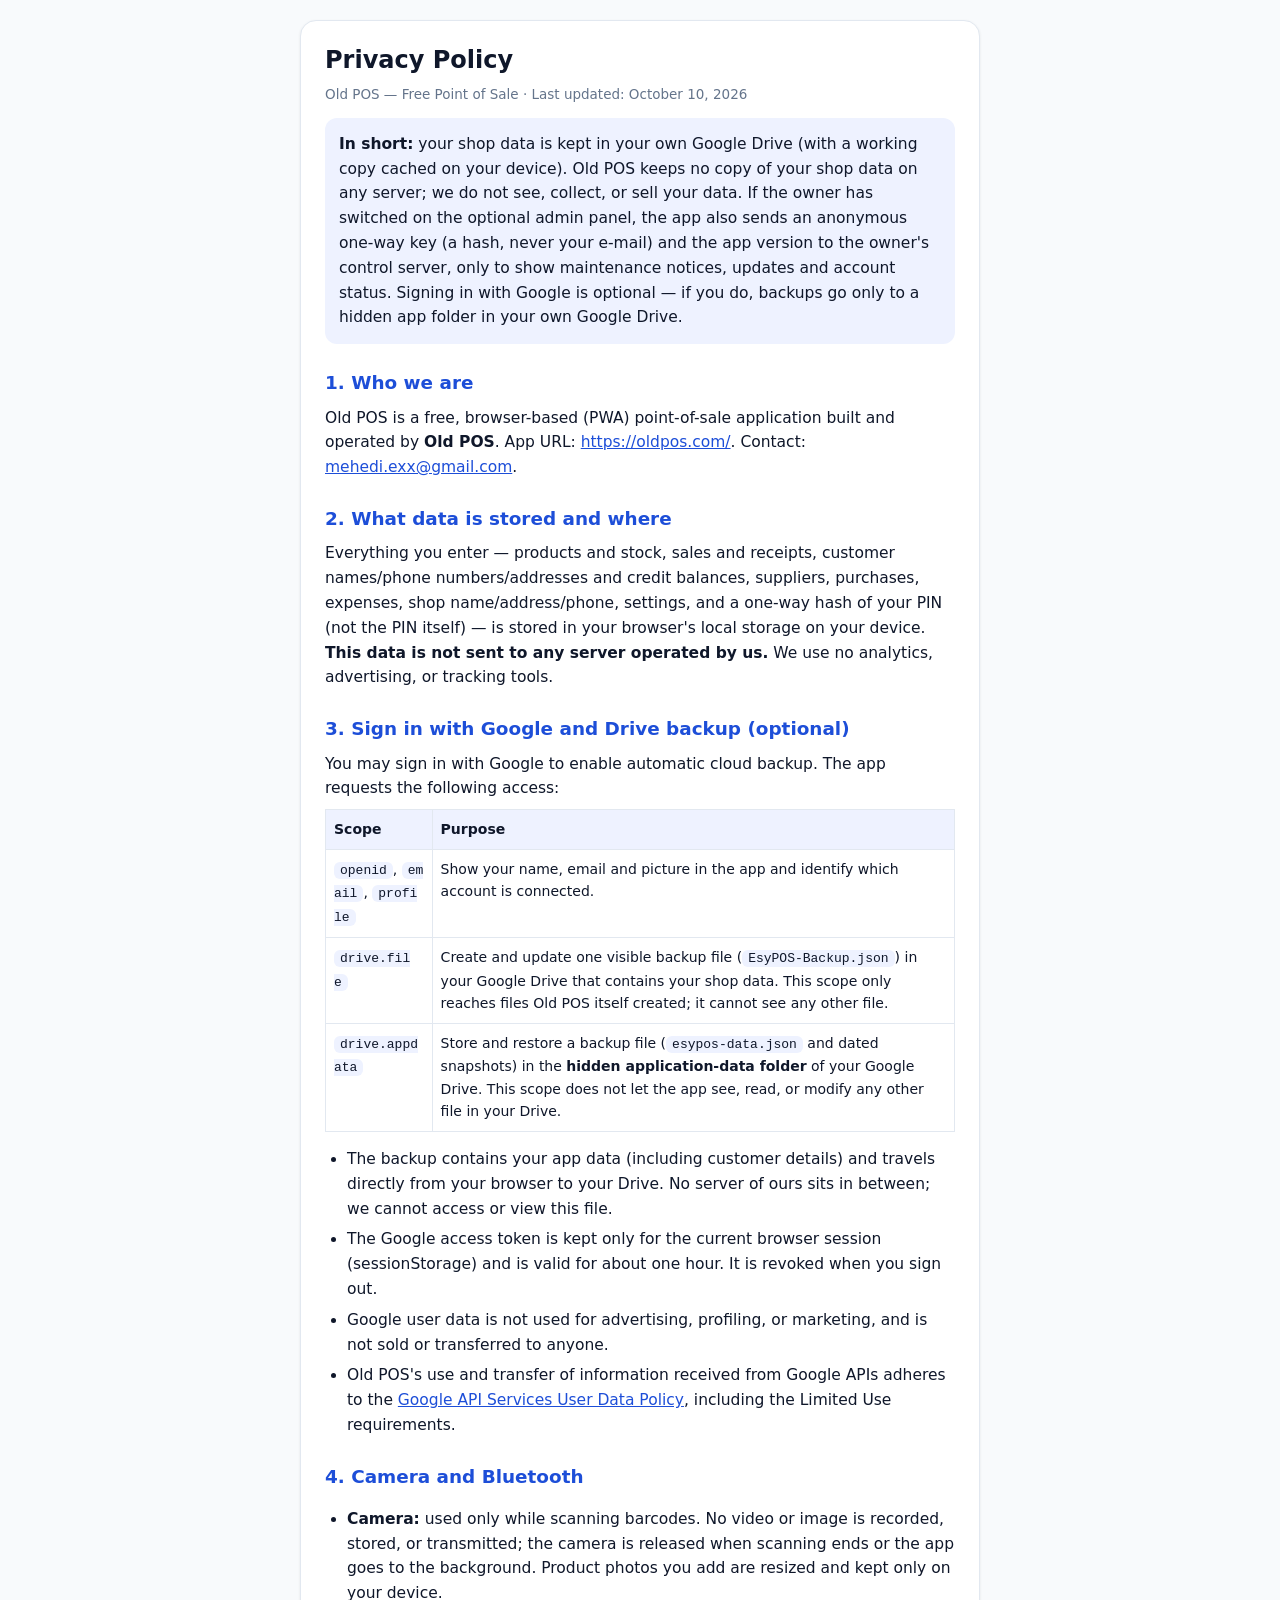
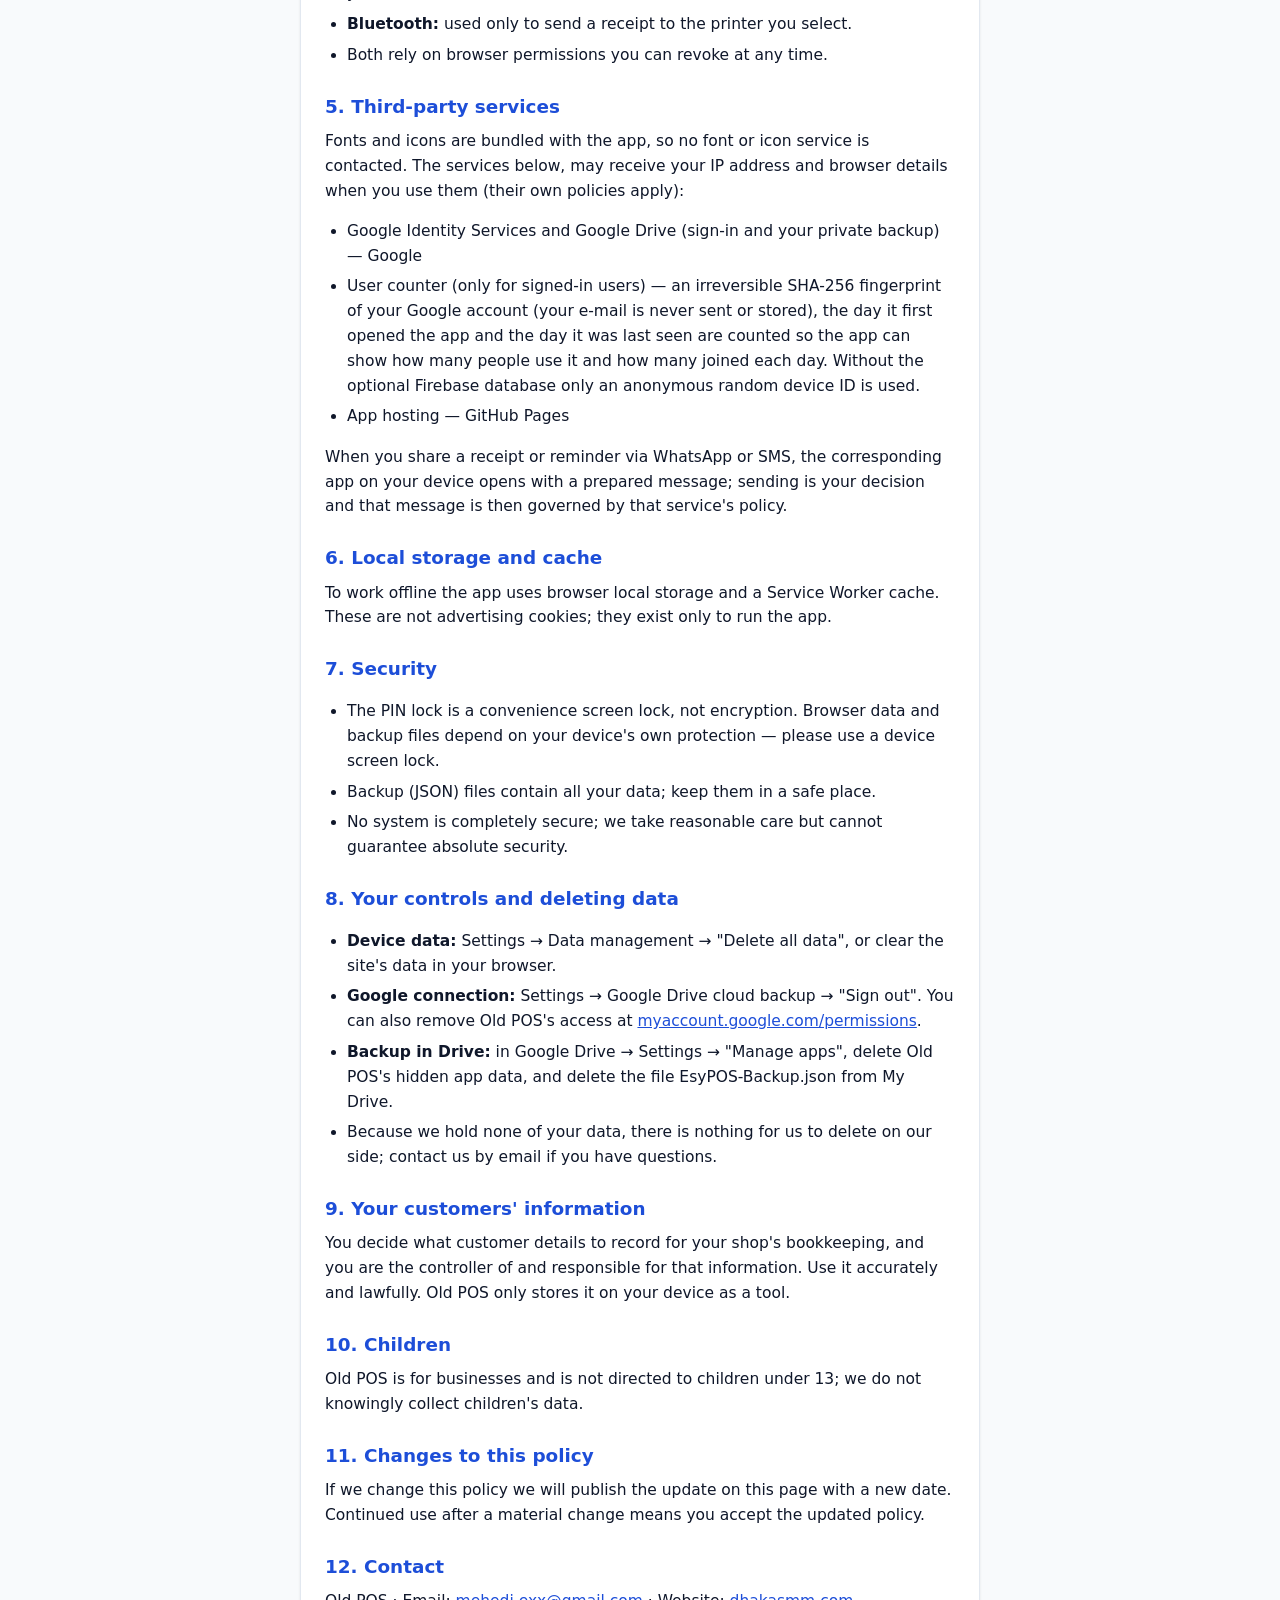
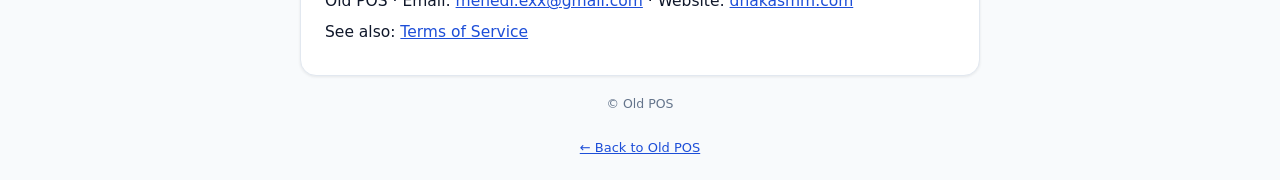
<file: privacy.html>
<!DOCTYPE html>
<html lang="en">
<head>
<meta charset="UTF-8">
<meta name="viewport" content="width=device-width, initial-scale=1">
<title>Privacy Policy — Old POS</title>
<meta name="description" content="Old POS Privacy Policy: your shop data stays on your device and in your own Google Drive. No server, no ads, no tracking.">
<meta name="robots" content="index, follow">
<link rel="canonical" href="https://oldpos.com/privacy.html">
<link rel="icon" href="favicon.ico" sizes="any">
    <link rel="icon" type="image/png" sizes="32x32" href="assets/icons/favicon-32.png">
    <link rel="icon" type="image/png" sizes="16x16" href="assets/icons/favicon-16.png">
    <link rel="icon" type="image/png" sizes="192x192" href="assets/icons/icon-192.png">
<style>
:root{--bg:#f1f5f9;--card:#fff;--text:#0f172a;--muted:#64748b;--line:#e2e8f0;--p:#1d4ed8;--psoft:#eef2ff}
@media (prefers-color-scheme:dark){:root{--bg:#0a1020;--card:#111a2e;--text:#e6eaf2;--muted:#94a3b8;--line:#223052;--p:#818cf8;--psoft:#1b2447}}
*{box-sizing:border-box}
body{margin:0;background:var(--bg);color:var(--text);font-family:system-ui,-apple-system,'Segoe UI',Roboto,sans-serif;line-height:1.75;font-size:15.5px}
.wrap{max-width:820px;margin:0 auto;padding:16px 16px 48px;padding-left:max(16px,env(safe-area-inset-left));padding-right:max(16px,env(safe-area-inset-right))}
.top{display:flex;align-items:center;justify-content:space-between;gap:10px;margin:6px 0 14px;flex-wrap:wrap}
.top a.back{color:var(--p);text-decoration:none;font-weight:600;font-size:14px}
.tabs{display:flex;gap:6px}
.tabs button{border:1px solid var(--line);background:var(--card);color:var(--text);padding:6px 14px;border-radius:99px;font:inherit;font-size:13px;font-weight:600;cursor:pointer}
.tabs button.on{background:var(--p);color:#fff;border-color:var(--p)}
.card{background:var(--card);border:1px solid var(--line);border-radius:16px;padding:22px 22px 10px}
h1{font-size:26px;margin:0 0 4px;line-height:1.3}
h2{font-size:18px;margin:26px 0 6px;color:var(--p)}
p,li{margin:6px 0}
ul{padding-left:22px}
.meta{color:var(--muted);font-size:13.5px;margin-bottom:12px}
.box{background:var(--psoft);border-radius:12px;padding:10px 14px;margin:12px 0}
a{color:var(--p)}
code{background:var(--psoft);padding:1px 6px;border-radius:6px;font-size:13px;word-break:break-all}
table{border-collapse:collapse;width:100%;font-size:14px;margin:8px 0}
td,th{border:1px solid var(--line);padding:7px 10px;text-align:left;vertical-align:top}
th{background:var(--psoft)}
.foot{color:var(--muted);font-size:12.5px;text-align:center;margin-top:18px}
</style>
<style>
body{font-family:system-ui,-apple-system,sans-serif;max-width:720px;margin:0 auto;padding:20px;line-height:1.6;color:#0f172a;background:#f8fafc}
.card{background:#fff;border-radius:16px;padding:24px;box-shadow:0 1px 3px rgba(0,0,0,.08)}
h1{font-size:1.5rem;margin:0 0 8px}
h2{font-size:1.15rem;margin:24px 0 8px}
.box{background:#eef2ff;border-radius:12px;padding:14px;margin:12px 0}
table{width:100%;border-collapse:collapse;font-size:14px}
td,th{border:1px solid #e2e8f0;padding:8px;text-align:left}
a{color:#1d4ed8}
.muted{color:#64748b;font-size:13px}
</style>
<style>a,li,p{overflow-wrap:anywhere}img,table{max-width:100%}</style>
</head>
<body>
<div class="card">
<h1>Privacy Policy</h1>
    <div class="meta">Old POS — Free Point of Sale · Last updated: October 10, 2026</div>
    <div class="box"><b>In short:</b> your shop data is kept in your own Google Drive (with a working copy cached on your device). Old POS keeps no copy of your shop data on any server; we do not see, collect, or sell your data. If the owner has switched on the optional admin panel, the app also sends an anonymous one-way key (a hash, never your e-mail) and the app version to the owner's control server, only to show maintenance notices, updates and account status. Signing in with Google is optional — if you do, backups go only to a hidden app folder in your own Google Drive.</div>

    <h2>1. Who we are</h2>
    <p>Old POS is a free, browser-based (PWA) point-of-sale application built and operated by <b>Old POS</b>. App URL: <a href="https://oldpos.com/">https://oldpos.com/</a>. Contact: <a href="mailto:mehedi.exx@gmail.com">mehedi.exx@gmail.com</a>.</p>

    <h2>2. What data is stored and where</h2>
    <p>Everything you enter — products and stock, sales and receipts, customer names/phone numbers/addresses and credit balances, suppliers, purchases, expenses, shop name/address/phone, settings, and a one-way hash of your PIN (not the PIN itself) — is stored in your browser's local storage on your device. <b>This data is not sent to any server operated by us.</b> We use no analytics, advertising, or tracking tools.</p>

    <h2>3. Sign in with Google and Drive backup (optional)</h2>
    <p>You may sign in with Google to enable automatic cloud backup. The app requests the following access:</p>
    <table>
      <tr><th>Scope</th><th>Purpose</th></tr>
      <tr><td><code>openid</code>, <code>email</code>, <code>profile</code></td><td>Show your name, email and picture in the app and identify which account is connected.</td></tr>
      <tr><td><code>drive.file</code></td><td>Create and update one visible backup file (<code>EsyPOS-Backup.json</code>) in your Google Drive that contains your shop data. This scope only reaches files Old POS itself created; it cannot see any other file.</td></tr>
      <tr><td><code>drive.appdata</code></td><td>Store and restore a backup file (<code>esypos-data.json</code> and dated snapshots) in the <b>hidden application-data folder</b> of your Google Drive. This scope does not let the app see, read, or modify any other file in your Drive.</td></tr>
    </table>
    <ul>
      <li>The backup contains your app data (including customer details) and travels directly from your browser to your Drive. No server of ours sits in between; we cannot access or view this file.</li>
      <li>The Google access token is kept only for the current browser session (sessionStorage) and is valid for about one hour. It is revoked when you sign out.</li>
      <li>Google user data is not used for advertising, profiling, or marketing, and is not sold or transferred to anyone.</li>
      <li>Old POS's use and transfer of information received from Google APIs adheres to the <a href="https://developers.google.com/terms/api-services-user-data-policy" target="_blank" rel="noopener">Google API Services User Data Policy</a>, including the Limited Use requirements.</li>
    </ul>

    <h2>4. Camera and Bluetooth</h2>
    <ul>
      <li><b>Camera:</b> used only while scanning barcodes. No video or image is recorded, stored, or transmitted; the camera is released when scanning ends or the app goes to the background. Product photos you add are resized and kept only on your device.</li>
      <li><b>Bluetooth:</b> used only to send a receipt to the printer you select.</li>
      <li>Both rely on browser permissions you can revoke at any time.</li>
    </ul>

    <h2>5. Third-party services</h2>
    <p>Fonts and icons are bundled with the app, so no font or icon service is contacted. The services below, may receive your IP address and browser details when you use them (their own policies apply):</p>
    <ul>
      <li>Google Identity Services and Google Drive (sign-in and your private backup) — Google</li>
      <li>User counter (only for signed-in users) — an irreversible SHA-256 fingerprint of your Google account (your e-mail is never sent or stored), the day it first opened the app and the day it was last seen are counted so the app can show how many people use it and how many joined each day. Without the optional Firebase database only an anonymous random device ID is used.</li>
      <li>App hosting — GitHub Pages</li>
    </ul>
    <p>When you share a receipt or reminder via WhatsApp or SMS, the corresponding app on your device opens with a prepared message; sending is your decision and that message is then governed by that service's policy.</p>

    <h2>6. Local storage and cache</h2>
    <p>To work offline the app uses browser local storage and a Service Worker cache. These are not advertising cookies; they exist only to run the app.</p>

    <h2>7. Security</h2>
    <ul>
      <li>The PIN lock is a convenience screen lock, not encryption. Browser data and backup files depend on your device's own protection — please use a device screen lock.</li>
      <li>Backup (JSON) files contain all your data; keep them in a safe place.</li>
      <li>No system is completely secure; we take reasonable care but cannot guarantee absolute security.</li>
    </ul>

    <h2>8. Your controls and deleting data</h2>
    <ul>
      <li><b>Device data:</b> Settings → Data management → "Delete all data", or clear the site's data in your browser.</li>
      <li><b>Google connection:</b> Settings → Google Drive cloud backup → "Sign out". You can also remove Old POS's access at <a href="https://myaccount.google.com/permissions" target="_blank" rel="noopener">myaccount.google.com/permissions</a>.</li>
      <li><b>Backup in Drive:</b> in Google Drive → Settings → "Manage apps", delete Old POS's hidden app data, and delete the file EsyPOS-Backup.json from My Drive.</li>
      <li>Because we hold none of your data, there is nothing for us to delete on our side; contact us by email if you have questions.</li>
    </ul>

    <h2>9. Your customers' information</h2>
    <p>You decide what customer details to record for your shop's bookkeeping, and you are the controller of and responsible for that information. Use it accurately and lawfully. Old POS only stores it on your device as a tool.</p>

    <h2>10. Children</h2>
    <p>Old POS is for businesses and is not directed to children under 13; we do not knowingly collect children's data.</p>

    <h2>11. Changes to this policy</h2>
    <p>If we change this policy we will publish the update on this page with a new date. Continued use after a material change means you accept the updated policy.</p>

    <h2>12. Contact</h2>
    <p>Old POS · Email: <a href="mailto:mehedi.exx@gmail.com">mehedi.exx@gmail.com</a> · Website: <a href="https://dhakasmm.com">dhakasmm.com</a></p>
    <p>See also: <a href="terms.html">Terms of Service</a></p>
  </div>

  <div class="foot">© Old POS
</div>
<p class="muted" style="text-align:center;margin-top:24px"><a href="index.html">← Back to Old POS</a></p>
</body>
</html>
</file>
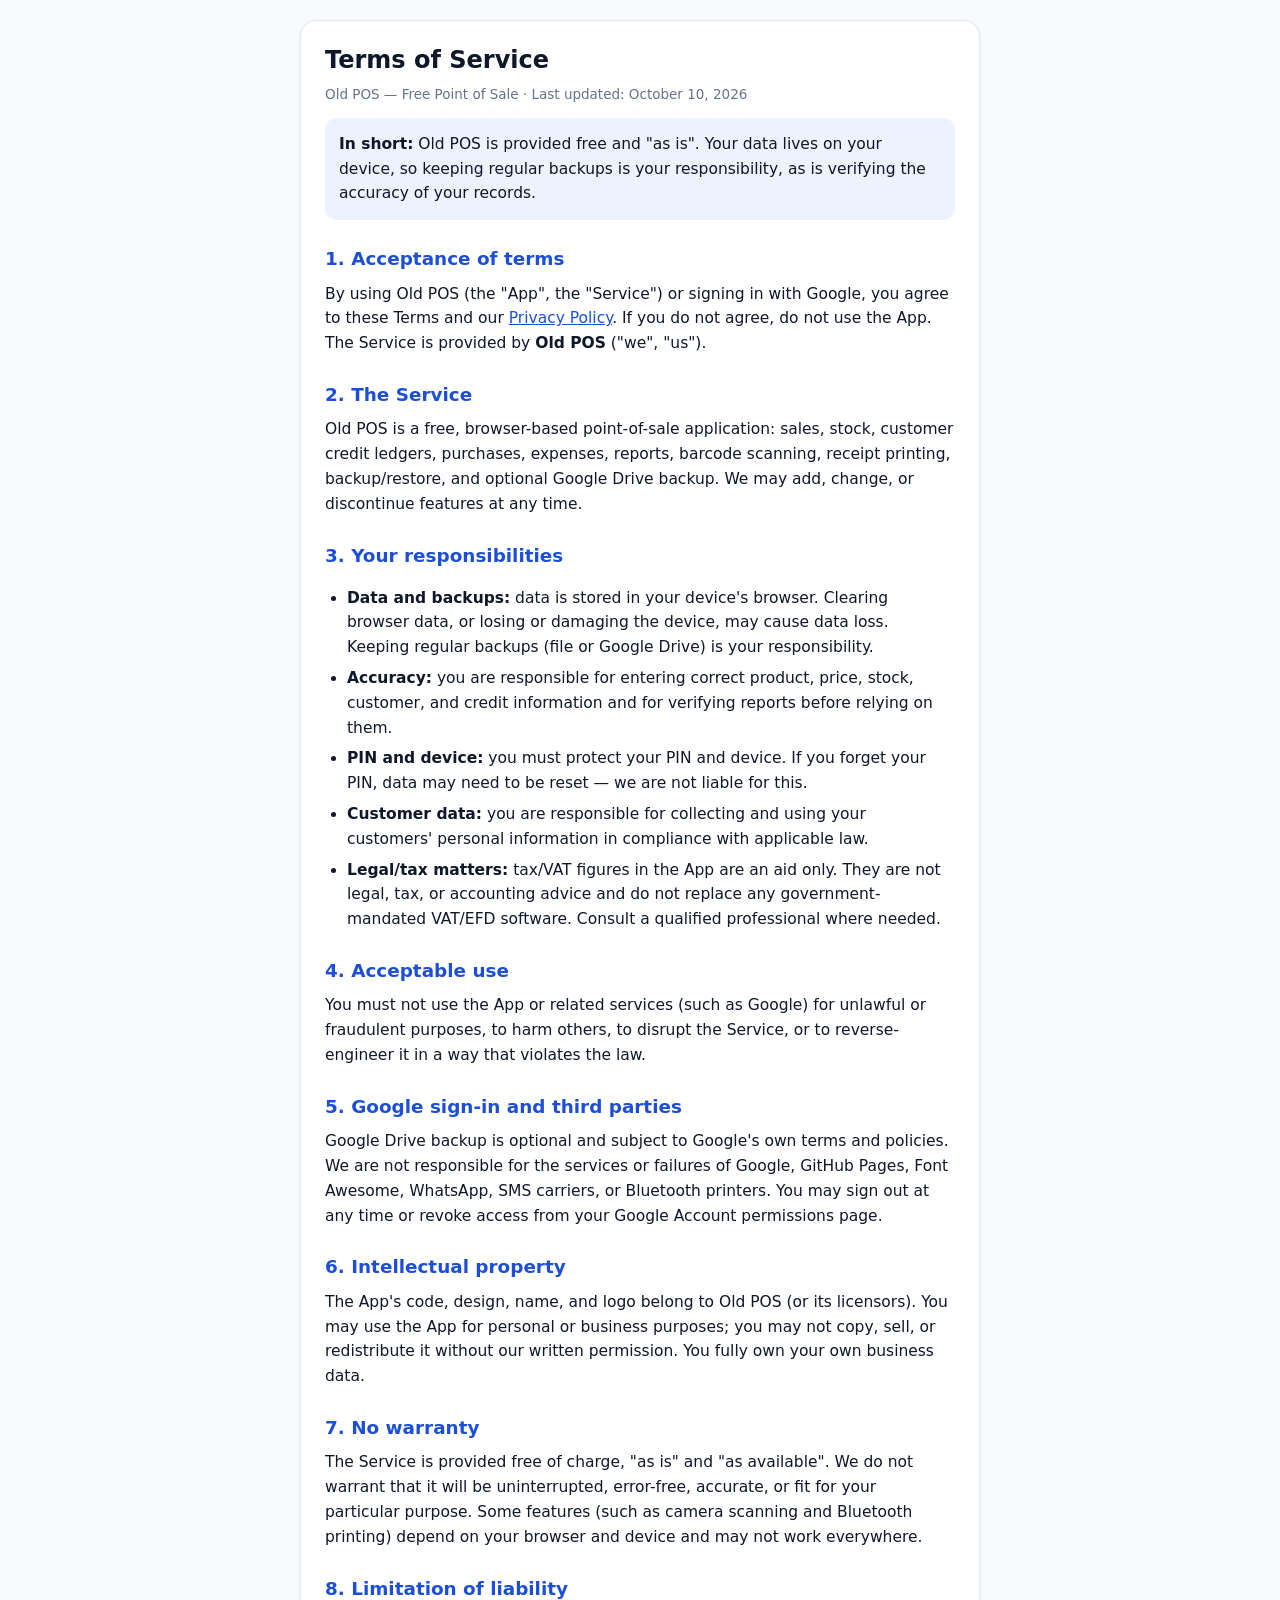
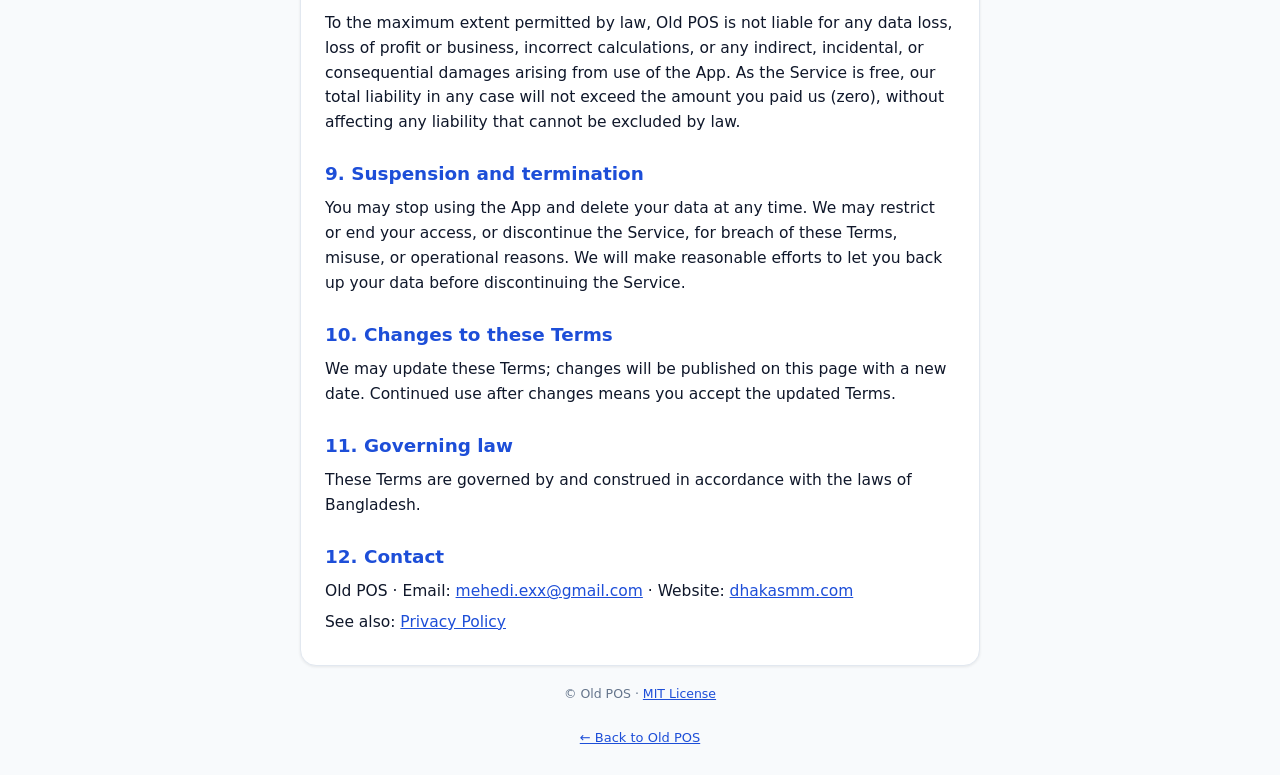
<file: terms.html>
<!DOCTYPE html>
<html lang="en">
<head>
<meta charset="UTF-8">
<meta name="viewport" content="width=device-width, initial-scale=1">
<title>Terms of Service — Old POS</title>
<meta name="description" content="Old POS Terms of Service: free POS app provided as is. Your responsibilities, backups, acceptable use and limits of liability.">
<meta name="robots" content="index, follow">
<link rel="canonical" href="https://oldpos.com/terms.html">
<link rel="icon" href="favicon.ico" sizes="any">
    <link rel="icon" type="image/png" sizes="32x32" href="assets/icons/favicon-32.png">
    <link rel="icon" type="image/png" sizes="16x16" href="assets/icons/favicon-16.png">
    <link rel="icon" type="image/png" sizes="192x192" href="assets/icons/icon-192.png">
<style>
:root{--bg:#f1f5f9;--card:#fff;--text:#0f172a;--muted:#64748b;--line:#e2e8f0;--p:#1d4ed8;--psoft:#eef2ff}
@media (prefers-color-scheme:dark){:root{--bg:#0a1020;--card:#111a2e;--text:#e6eaf2;--muted:#94a3b8;--line:#223052;--p:#818cf8;--psoft:#1b2447}}
*{box-sizing:border-box}
body{margin:0;background:var(--bg);color:var(--text);font-family:system-ui,-apple-system,'Segoe UI',Roboto,sans-serif;line-height:1.75;font-size:15.5px}
.wrap{max-width:820px;margin:0 auto;padding:16px 16px 48px;padding-left:max(16px,env(safe-area-inset-left));padding-right:max(16px,env(safe-area-inset-right))}
.top{display:flex;align-items:center;justify-content:space-between;gap:10px;margin:6px 0 14px;flex-wrap:wrap}
.top a.back{color:var(--p);text-decoration:none;font-weight:600;font-size:14px}
.tabs{display:flex;gap:6px}
.tabs button{border:1px solid var(--line);background:var(--card);color:var(--text);padding:6px 14px;border-radius:99px;font:inherit;font-size:13px;font-weight:600;cursor:pointer}
.tabs button.on{background:var(--p);color:#fff;border-color:var(--p)}
.card{background:var(--card);border:1px solid var(--line);border-radius:16px;padding:22px 22px 10px}
h1{font-size:26px;margin:0 0 4px;line-height:1.3}
h2{font-size:18px;margin:26px 0 6px;color:var(--p)}
p,li{margin:6px 0}
ul{padding-left:22px}
.meta{color:var(--muted);font-size:13.5px;margin-bottom:12px}
.box{background:var(--psoft);border-radius:12px;padding:10px 14px;margin:12px 0}
a{color:var(--p)}
code{background:var(--psoft);padding:1px 6px;border-radius:6px;font-size:13px;word-break:break-all}
.foot{color:var(--muted);font-size:12.5px;text-align:center;margin-top:18px}
</style>
<style>
body{font-family:system-ui,-apple-system,sans-serif;max-width:720px;margin:0 auto;padding:20px;line-height:1.6;color:#0f172a;background:#f8fafc}
.card{background:#fff;border-radius:16px;padding:24px;box-shadow:0 1px 3px rgba(0,0,0,.08)}
h1{font-size:1.5rem;margin:0 0 8px}
h2{font-size:1.15rem;margin:24px 0 8px}
.box{background:#eef2ff;border-radius:12px;padding:14px;margin:12px 0}
table{width:100%;border-collapse:collapse;font-size:14px}
td,th{border:1px solid #e2e8f0;padding:8px;text-align:left}
a{color:#1d4ed8}
.muted{color:#64748b;font-size:13px}
</style>
<style>a,li,p{overflow-wrap:anywhere}img,table{max-width:100%}</style>
</head>
<body>
<div class="card">
<h1>Terms of Service</h1>
    <div class="meta">Old POS — Free Point of Sale · Last updated: October 10, 2026</div>
    <div class="box"><b>In short:</b> Old POS is provided free and "as is". Your data lives on your device, so keeping regular backups is your responsibility, as is verifying the accuracy of your records.</div>

    <h2>1. Acceptance of terms</h2>
    <p>By using Old POS (the "App", the "Service") or signing in with Google, you agree to these Terms and our <a href="privacy.html">Privacy Policy</a>. If you do not agree, do not use the App. The Service is provided by <b>Old POS</b> ("we", "us").</p>

    <h2>2. The Service</h2>
    <p>Old POS is a free, browser-based point-of-sale application: sales, stock, customer credit ledgers, purchases, expenses, reports, barcode scanning, receipt printing, backup/restore, and optional Google Drive backup. We may add, change, or discontinue features at any time.</p>

    <h2>3. Your responsibilities</h2>
    <ul>
      <li><b>Data and backups:</b> data is stored in your device's browser. Clearing browser data, or losing or damaging the device, may cause data loss. Keeping regular backups (file or Google Drive) is your responsibility.</li>
      <li><b>Accuracy:</b> you are responsible for entering correct product, price, stock, customer, and credit information and for verifying reports before relying on them.</li>
      <li><b>PIN and device:</b> you must protect your PIN and device. If you forget your PIN, data may need to be reset — we are not liable for this.</li>
      <li><b>Customer data:</b> you are responsible for collecting and using your customers' personal information in compliance with applicable law.</li>
      <li><b>Legal/tax matters:</b> tax/VAT figures in the App are an aid only. They are not legal, tax, or accounting advice and do not replace any government-mandated VAT/EFD software. Consult a qualified professional where needed.</li>
    </ul>

    <h2>4. Acceptable use</h2>
    <p>You must not use the App or related services (such as Google) for unlawful or fraudulent purposes, to harm others, to disrupt the Service, or to reverse-engineer it in a way that violates the law.</p>

    <h2>5. Google sign-in and third parties</h2>
    <p>Google Drive backup is optional and subject to Google's own terms and policies. We are not responsible for the services or failures of Google, GitHub Pages, Font Awesome, WhatsApp, SMS carriers, or Bluetooth printers. You may sign out at any time or revoke access from your Google Account permissions page.</p>

    <h2>6. Intellectual property</h2>
    <p>The App's code, design, name, and logo belong to Old POS (or its licensors). You may use the App for personal or business purposes; you may not copy, sell, or redistribute it without our written permission. You fully own your own business data.</p>

    <h2>7. No warranty</h2>
    <p>The Service is provided free of charge, "as is" and "as available". We do not warrant that it will be uninterrupted, error-free, accurate, or fit for your particular purpose. Some features (such as camera scanning and Bluetooth printing) depend on your browser and device and may not work everywhere.</p>

    <h2>8. Limitation of liability</h2>
    <p>To the maximum extent permitted by law, Old POS is not liable for any data loss, loss of profit or business, incorrect calculations, or any indirect, incidental, or consequential damages arising from use of the App. As the Service is free, our total liability in any case will not exceed the amount you paid us (zero), without affecting any liability that cannot be excluded by law.</p>

    <h2>9. Suspension and termination</h2>
    <p>You may stop using the App and delete your data at any time. We may restrict or end your access, or discontinue the Service, for breach of these Terms, misuse, or operational reasons. We will make reasonable efforts to let you back up your data before discontinuing the Service.</p>

    <h2>10. Changes to these Terms</h2>
    <p>We may update these Terms; changes will be published on this page with a new date. Continued use after changes means you accept the updated Terms.</p>

    <h2>11. Governing law</h2>
    <p>These Terms are governed by and construed in accordance with the laws of Bangladesh.</p>

    <h2>12. Contact</h2>
    <p>Old POS · Email: <a href="mailto:mehedi.exx@gmail.com">mehedi.exx@gmail.com</a> · Website: <a href="https://dhakasmm.com">dhakasmm.com</a></p>
    <p>See also: <a href="privacy.html">Privacy Policy</a></p>
  </div>

  <div class="foot">© Old POS · <a href="license.html">MIT License</a>
</div>
<p class="muted" style="text-align:center;margin-top:24px"><a href="index.html">← Back to Old POS</a></p>
</body>
</html>
</file>
<file: css/style.css>
@font-face{font-family:'Inter';font-style:normal;font-weight:100 900;font-display:swap;src:url('../fonts/inter-latin-var.woff2') format('woff2');unicode-range:U+0000-00FF,U+0131,U+0152-0153,U+02BB-02BC,U+02C6,U+02DA,U+02DC,U+0304,U+0308,U+0329,U+2000-206F,U+20AC,U+2122,U+2191,U+2193,U+2212,U+2215,U+FEFF,U+FFFD}
/* ==========================================================================
   Old POS v10.7 — design system
   Mobile-first. Breakpoints: 700px (tablet) · 1024px (desktop sidebar) · 1280px (docked cart)
   ========================================================================== */

/* ---------- Design tokens ---------- */
:root{
  --bg:#f3f6fb; --card:#ffffff; --text:#0f172a; --muted:#64748b; --border:#e2e8f0; --hover:#f1f5f9;
  --input:#f8fafc; --primary:#2563eb; --primary2:#3b82f6; --psoft:#eaf1ff; --ptext:#1e40af;
  --ok:#059669; --oksoft:#ecfdf5; --bad:#dc2626; --badsoft:#fef2f2; --warn:#b45309; --warnsoft:#fffbeb;
  --info:#2563eb; --infosoft:#eff6ff;
  --grad:linear-gradient(135deg,#3b82f6 0%,#1e40af 100%);
  --ring:rgba(37,99,235,.30);
  --shadow:0 1px 2px rgba(15,23,42,.05),0 6px 18px -10px rgba(15,23,42,.14);
  --shadow-lg:0 14px 32px -14px rgba(30,64,175,.45);
  --r-sm:10px; --r-md:14px; --r-lg:18px; --r-xl:24px;
  --topbar-h:58px; --sidebar-w:264px;
  --ease:cubic-bezier(.22,1,.36,1);
  color-scheme:light;
}
html.dark{
  --bg:#0b1220; --card:#111a2e; --text:#e5eaf3; --muted:#94a3b8; --border:#223049; --hover:#182338;
  --input:#0e1627; --primary:#3b82f6; --primary2:#60a5fa; --psoft:#172a52; --ptext:#bfd4ff;
  --ok:#34d399; --oksoft:#0c2a22; --bad:#f87171; --badsoft:#3a1620; --warn:#fbbf24; --warnsoft:#33260b;
  --info:#60a5fa; --infosoft:#13284a;
  --grad:linear-gradient(135deg,#3b82f6 0%,#2563eb 100%);
  --ring:rgba(59,130,246,.45);
  --shadow:0 1px 2px rgba(0,0,0,.4),0 8px 22px -12px rgba(0,0,0,.65);
  --shadow-lg:0 14px 32px -14px rgba(0,0,0,.7);
  color-scheme:dark;
}

/* ---------- Base ---------- */
html{-webkit-text-size-adjust:100%;text-size-adjust:100%}
html,body{overscroll-behavior-y:none}
html,body,button,input,select,textarea{font-family:'Inter',system-ui,-apple-system,'Segoe UI',Roboto,'Helvetica Neue',Arial,sans-serif}
*{box-sizing:border-box}
body{margin:0;color:var(--text);font-size:14px;line-height:1.45;-webkit-font-smoothing:antialiased;-moz-osx-font-smoothing:grayscale;
  -webkit-tap-highlight-color:transparent;-webkit-user-select:none;user-select:none;touch-action:manipulation;overflow-x:hidden;
  background:radial-gradient(900px 420px at 95% -10%,rgba(59,130,246,.11),transparent 62%),radial-gradient(700px 380px at -10% 10%,rgba(37,99,235,.07),transparent 60%),var(--bg);
  background-attachment:fixed;transition:background-color .2s,color .2s}
input,textarea,select,.receipt,.tbl,code{-webkit-user-select:text;user-select:text}
body.no-scroll,body.gated{overflow:hidden}
h1,h2,h3{letter-spacing:-.02em}
a{color:var(--ptext)}
::selection{background:var(--ring)}
::-webkit-scrollbar{width:8px;height:8px}::-webkit-scrollbar-thumb{background:var(--border);border-radius:10px}::-webkit-scrollbar-thumb:hover{background:var(--muted)}
:focus-visible{outline:2px solid var(--primary2);outline-offset:2px}
.hidden{display:none!important}
.muted{color:var(--muted)}.ptext{color:var(--ptext)}.ok{color:var(--ok)}.bad{color:var(--bad)}.warn{color:var(--warn)}
.fw6{font-weight:600}.fw7{font-weight:700}
.fw7.ptext,.stat .v,.sumrow b,.kv b,.tbl td.r,.tr .fw7,.cb-total,.pprice{font-variant-numeric:tabular-nums}

/* ---------- Utilities ---------- */
.flex{display:flex}.col{flex-direction:column}.items-c{align-items:center}.between{justify-content:space-between}
.grow{flex:1;min-width:0}
.gap1{gap:4px}.gap2{gap:8px}.gap3{gap:12px}
.mb1{margin-bottom:4px}.mb2{margin-bottom:8px}.mb3{margin-bottom:12px}.mt1{margin-top:4px}.mt2{margin-top:8px}.mt3{margin-top:12px}
.xs{font-size:12px}.sm{font-size:13.5px}.xl{font-size:22px}.xxl{font-size:30px;letter-spacing:-.02em}
.trunc{white-space:nowrap;overflow:hidden;text-overflow:ellipsis}
.tr,.r{text-align:right}.tc,.c{text-align:center}
.relative{position:relative}
.grid2{display:grid;grid-template-columns:repeat(2,minmax(0,1fr));gap:10px}

/* ---------- Cards, stats, lists ---------- */
.card{background:var(--card);border:1px solid var(--border);border-radius:var(--r-lg);box-shadow:var(--shadow)}
.pad{padding:16px}.pad-s{padding:12px}
.sec-title{font-weight:700;font-size:15px;margin-bottom:12px;display:flex;align-items:center;gap:8px}
.sec-title i{font-size:15px}
.page-head{display:flex;align-items:center;justify-content:space-between;gap:10px 14px;margin-bottom:16px;flex-wrap:wrap}
.page-head h2{font-size:22px;font-weight:800;margin:0}
.page-head p{margin:2px 0 0;font-size:13px;color:var(--muted)}
.stats{display:grid;grid-template-columns:repeat(2,minmax(0,1fr));gap:10px;margin-bottom:14px}
.stat{padding:14px;border-radius:var(--r-lg);background:var(--card);border:1px solid var(--border);box-shadow:var(--shadow);transition:transform .18s,box-shadow .18s;min-width:0}
.stat:hover{transform:translateY(-2px);box-shadow:var(--shadow-lg)}
.stat .k{font-size:12px;font-weight:600;color:var(--muted);margin-bottom:6px;display:flex;align-items:center;gap:6px}
.stat .v{font-size:21px;font-weight:800;letter-spacing:-.02em;overflow-wrap:anywhere}
.stat.hl{background:var(--grad);color:#fff;border:0;box-shadow:var(--shadow-lg)}
.stat.hl .k{color:rgba(255,255,255,.82)}
.row{display:flex;align-items:center;gap:12px;padding:12px 14px;border-bottom:1px solid var(--border);cursor:pointer;transition:background .15s}
.row:last-child{border-bottom:0}.row:hover{background:var(--hover)}
.row .t{font-weight:600;font-size:14px;white-space:nowrap;overflow:hidden;text-overflow:ellipsis}
.row .s{font-size:12px;color:var(--muted);white-space:nowrap;overflow:hidden;text-overflow:ellipsis}
.avatar{width:40px;height:40px;border-radius:12px;background:var(--psoft);color:var(--ptext);display:flex;align-items:center;justify-content:center;font-weight:700;flex-shrink:0}
.empty{text-align:center;padding:36px 16px;color:var(--muted);font-size:14px}
.empty>i{font-size:30px;opacity:.45;display:block;margin-bottom:10px}
.kv{display:flex;justify-content:space-between;gap:12px;padding:8px 0;font-size:14px;border-bottom:1px dashed var(--border)}
.kv:last-child{border:0}
.sumrow{display:flex;justify-content:space-between;align-items:center;font-size:14px;margin:6px 0}
.sumrow.big{font-size:19px;font-weight:800;border-top:1px dashed var(--border);padding-top:10px;margin-top:10px}
.tbl-wrap{overflow-x:auto;-webkit-overflow-scrolling:touch}
table.tbl{width:100%;border-collapse:collapse;font-size:13.5px}
.tbl th{text-align:left;font-size:11.5px;text-transform:uppercase;letter-spacing:.04em;color:var(--muted);font-weight:700;padding:10px 12px;background:var(--input);white-space:nowrap}
.tbl th.r{text-align:right}
.tbl td{padding:10px 12px;border-top:1px solid var(--border)}
.tbl tr:hover td{background:var(--hover)}
.badge{display:inline-flex;align-items:center;gap:4px;font-size:11px;font-weight:600;padding:2px 8px;border-radius:99px;background:var(--hover);color:var(--muted);white-space:nowrap}
.b-ok{background:var(--oksoft);color:var(--ok)}.b-bad{background:var(--badsoft);color:var(--bad)}
.b-warn{background:var(--warnsoft);color:var(--warn)}.b-p{background:var(--psoft);color:var(--ptext)}
.chips{display:flex;gap:8px;overflow-x:auto;padding-bottom:4px;scrollbar-width:none}.chips::-webkit-scrollbar{display:none}
.chip{border:1px solid var(--border);white-space:nowrap;padding:7px 14px;border-radius:99px;font-size:12.5px;font-weight:600;background:var(--card);color:var(--muted);cursor:pointer;font-family:inherit;transition:background .15s,color .15s,transform .12s}
.chip:hover{color:var(--ptext)}
.chip:active{transform:scale(.95)}
.chip.on{background:var(--grad);color:#fff;border-color:transparent;box-shadow:0 6px 14px -6px rgba(37,99,235,.7)}

/* ---------- Buttons & form controls ---------- */
.btn{border:0;border-radius:13px;padding:10px 16px;min-height:42px;font-family:inherit;font-size:14px;font-weight:600;cursor:pointer;display:inline-flex;align-items:center;justify-content:center;gap:7px;
  background:var(--hover);color:var(--text);white-space:nowrap;text-decoration:none;transition:transform .12s,background .15s,filter .15s,box-shadow .2s,opacity .15s}
.btn:hover:not(:disabled){filter:brightness(.97)}
.btn:active:not(:disabled){transform:scale(.97)}
.btn:disabled{opacity:.45;cursor:not-allowed;box-shadow:none}
.btn i,.icon-btn i,.nav-link i{line-height:1;display:inline-flex;align-items:center;justify-content:center}
.btn-primary{background:var(--grad);color:#fff;box-shadow:0 8px 18px -8px rgba(37,99,235,.7)}
.btn-primary:hover:not(:disabled){filter:brightness(1.07);transform:translateY(-1px)}
.btn-ok{background:var(--ok);color:#fff}html.dark .btn-ok{color:#04130e}
.btn-bad{background:var(--bad);color:#fff}html.dark .btn-bad{color:#2a0a0f}
.btn-soft{background:var(--psoft);color:var(--ptext)}
.btn-ghost{background:transparent;border:1px solid var(--border)}
.btn-ghost:hover:not(:disabled){background:var(--hover)}
.btn-danger-soft{background:var(--badsoft);color:var(--bad)}
.btn-sm{padding:6px 11px;min-height:34px;font-size:12.5px;border-radius:10px}
.btn-lg{padding:14px 18px;font-size:15.5px;border-radius:15px}
.btn-block{width:100%}
.btn.busy{pointer-events:none;opacity:.7}
.btn-google{background:#fff;color:#1f2937;border:1px solid #dadce0;box-shadow:0 2px 6px rgba(0,0,0,.08);gap:10px}
.btn-google:hover:not(:disabled){background:#f8fafc;filter:none}
.icon-btn{width:42px;height:42px;border-radius:12px;display:inline-flex;align-items:center;justify-content:center;border:1px solid var(--border);background:var(--card);color:var(--text);cursor:pointer;position:relative;font-family:inherit;transition:background .15s,border-color .15s,transform .1s;flex-shrink:0}
.icon-btn:hover{background:var(--hover);border-color:color-mix(in srgb,var(--primary) 30%,var(--border))}
.icon-btn:active{transform:scale(.95)}
.icon-btn i{font-size:16px}
.input{width:100%;border:1px solid var(--border);background:var(--input);color:var(--text);border-radius:13px;padding:10px 12px;font-size:16px;outline:none;transition:border-color .15s,box-shadow .15s}
.input:focus{border-color:var(--primary2);box-shadow:0 0 0 4px var(--ring)}
.input::placeholder{color:var(--muted);opacity:.7}
.input:disabled{opacity:.7}
select.input{appearance:auto}
input[type=number]::-webkit-inner-spin-button,input[type=number]::-webkit-outer-spin-button{-webkit-appearance:none;margin:0}
input[type=number]{-moz-appearance:textfield;appearance:textfield}
.label{display:block;font-size:12.5px;font-weight:600;color:var(--muted);margin-bottom:5px}
.field{margin-bottom:12px}
.search-ico{position:absolute;left:13px;top:50%;transform:translateY(-50%);color:var(--muted);pointer-events:none}
.has-ico{padding-left:38px}
.switch{display:flex;align-items:center;justify-content:space-between;gap:12px;background:var(--input);border:1px solid var(--border);border-radius:13px;padding:12px 14px;margin-bottom:10px;cursor:pointer}
.switch input{width:20px;height:20px;accent-color:var(--primary)}
code{background:var(--hover);padding:1px 6px;border-radius:6px;font-family:ui-monospace,'Courier New',monospace;font-size:12px;word-break:break-all}
code.sel{display:inline-block;margin-top:4px;-webkit-user-select:all;user-select:all}
ol.guide{padding-left:20px;margin:0;line-height:1.75}ol.guide li{margin-bottom:6px}
.note-warn{background:var(--warnsoft);color:var(--warn);border-radius:12px;padding:10px 12px;font-size:12.5px}
.note-warn a{color:inherit;font-weight:700}
.consent-note,.legal-links{font-size:11.5px;color:var(--muted);text-align:center;line-height:1.6}
.consent-note{margin-top:12px}.legal-links{padding:2px 0}
.consent-note a,.legal-links a,.tc.muted.xs a{color:inherit;text-decoration:underline}

/* ---------- App shell: sidebar (desktop) · topbar + drawer (mobile) ---------- */
.sidebar{display:none;position:fixed;left:0;top:0;height:100%;width:var(--sidebar-w);z-index:40;flex-direction:column;
  background:linear-gradient(180deg,var(--card),color-mix(in srgb,var(--card) 94%,var(--primary) 6%));border-right:1px solid var(--border)}
.brand{display:flex;align-items:center;gap:12px;padding:18px 18px 14px;border-bottom:1px solid var(--border)}
.brand .fw7{font-weight:800;letter-spacing:-.03em}
.logo{overflow:hidden}
.logo{width:40px;height:40px;border-radius:22%;background:transparent;flex-shrink:0;display:flex;align-items:center;justify-content:center;box-shadow:0 8px 18px -8px rgba(30,64,175,.7)}
.logo .logo-img{width:100%;height:100%;object-fit:contain;display:block;pointer-events:none;-webkit-user-drag:none}
.nav{padding:10px;flex:1;overflow-y:auto;display:flex;flex-direction:column;gap:3px}
.nav-link{display:flex;align-items:center;gap:12px;width:100%;border:0;background:transparent;color:var(--muted);padding:11px 14px;border-radius:13px;font-family:inherit;font-size:14px;font-weight:600;cursor:pointer;text-align:left;transition:background .15s,color .15s,box-shadow .2s}
.nav-link i{width:22px;height:22px;font-size:16px;opacity:.92}
.nav-link:not(.active):hover{background:var(--hover);color:var(--ptext)}
.nav-link.active{background:var(--grad);color:#fff;box-shadow:0 10px 22px -10px rgba(37,99,235,.7)}
.nav-link.active i{opacity:1}
.topbar{position:sticky;top:0;z-index:30;min-height:calc(var(--topbar-h) + env(safe-area-inset-top));padding:8px 12px;padding-top:calc(8px + env(safe-area-inset-top));
  display:flex;align-items:center;justify-content:space-between;border-bottom:1px solid var(--border);
  background:color-mix(in srgb,var(--card) 82%,transparent);-webkit-backdrop-filter:saturate(1.5) blur(16px);backdrop-filter:saturate(1.5) blur(16px)}
.topbar b{font-weight:800;letter-spacing:-.03em}
.topbar-actions{display:flex;align-items:center;gap:8px}
.main{min-height:100vh;padding:12px;padding-bottom:calc(24px + env(safe-area-inset-bottom))}
.view{max-width:1400px;margin:0 auto;animation:rise .34s var(--ease) backwards}
.scrim{position:fixed;inset:0;background:rgba(2,6,23,.5);z-index:45;-webkit-backdrop-filter:blur(2px);backdrop-filter:blur(2px);animation:fadeIn .2s ease}
.drawer{position:fixed;top:0;height:100%;background:var(--card);z-index:50;box-shadow:0 0 40px rgba(0,0,0,.35);display:flex;flex-direction:column;transition:transform .34s var(--ease)}
.drawer.left{left:0;width:min(300px,86vw);transform:translateX(-100%)}
.drawer.right{right:0;width:100%;max-width:440px;transform:translateX(100%)}
.drawer{visibility:hidden;box-shadow:none;transition:transform .3s var(--ease),visibility 0s linear .3s,box-shadow .3s}
.drawer.open{transform:translateX(0);visibility:visible;box-shadow:0 0 40px rgba(15,23,42,.28);transition:transform .3s var(--ease),visibility 0s,box-shadow .3s}
.drawer .brand{padding-top:calc(18px + env(safe-area-inset-top))}
.sync-chip{display:inline-flex;align-items:center;gap:6px;border:1px solid var(--border);background:var(--card);color:var(--muted);border-radius:99px;padding:7px 12px;font:inherit;font-size:11.5px;font-weight:700;cursor:pointer;white-space:nowrap;transition:background .2s,transform .12s}
.sync-chip:active{transform:scale(.96)}
.sync-chip i{font-size:12px}
.sync-chip.ok{color:var(--ok);background:var(--oksoft);border-color:transparent}
.sync-chip.pending{color:var(--warn);background:var(--warnsoft);border-color:transparent}
.sync-chip.err{color:var(--bad);background:var(--badsoft);border-color:transparent}
.sync-chip.syncing i,.sync-line.syncing i,small.syncing i{animation:spin 1s linear infinite;display:inline-block}
.sync-chip.pulse{animation:chipPulse 1.6s ease-in-out infinite}
@media(max-width:380px){.sync-chip .lbl{display:none}}
.acct{display:flex;align-items:center;gap:10px;width:100%;padding:10px 12px;border:1px solid var(--border);background:var(--card);border-radius:16px;color:var(--text);font:inherit;text-align:left;cursor:pointer;transition:transform .15s,box-shadow .15s}
.acct:hover{box-shadow:var(--shadow-lg);transform:translateY(-1px)}
.acct b{display:block;font-size:13.5px}.acct small{display:block;font-size:11.5px;color:var(--muted)}
.acct small.ok{color:var(--ok)}.acct small.pending{color:var(--warn)}.acct small.err{color:var(--bad)}
.acct.signin{border-style:dashed}
.g-av{width:38px;height:38px;border-radius:50%;background:var(--grad);color:#fff;font-weight:700;display:flex;align-items:center;justify-content:center;object-fit:cover;flex-shrink:0}
.g-av.big{width:52px;height:52px;font-size:20px}.g-av.g{background:#fff;border:1px solid var(--border)}
.sync-line{display:flex;align-items:center;gap:8px;padding:10px 12px;border-radius:12px;background:var(--hover);font-size:13.5px;font-weight:600;color:var(--muted)}
.sync-line.ok{background:var(--oksoft);color:var(--ok)}.sync-line.pending{background:var(--warnsoft);color:var(--warn)}.sync-line.err{background:var(--badsoft);color:var(--bad)}

/* ---------- Sales counter (POS) ---------- */
.pos-grid{display:grid;gap:14px;grid-template-columns:minmax(0,1fr)}
.pos-grid>*{min-width:0}
.cart-desk{display:none}
.search-wrap{position:sticky;top:calc(var(--topbar-h) + env(safe-area-inset-top));z-index:20;padding:10px;margin-bottom:12px;
  background:color-mix(in srgb,var(--card) 88%,transparent);-webkit-backdrop-filter:saturate(1.4) blur(14px);backdrop-filter:saturate(1.4) blur(14px);transition:box-shadow .2s}
.search-wrap:focus-within{box-shadow:0 0 0 3px var(--ring)}
.scan-ready{display:none;align-items:center;gap:6px;font-size:12px;color:var(--muted);padding:4px 10px;border-radius:99px;background:var(--input);border:1px solid var(--border);white-space:nowrap}
.scan-ready i{color:var(--ok);font-size:11px}
.scan-ready{transition:background .2s,border-color .2s,color .2s}
.scan-ready.hit{background:var(--oksoft);border-color:var(--ok);color:var(--ok);font-weight:600}
.scan-ready.miss{background:var(--badsoft);border-color:var(--bad);color:var(--bad);font-weight:600}
.scan-ready.miss i{color:var(--bad)}
.pgrid{display:grid;grid-template-columns:repeat(auto-fill,minmax(108px,1fr));gap:8px}
.pcard{background:var(--card);border:1px solid var(--border);border-radius:var(--r-lg);padding:8px;cursor:pointer;box-shadow:var(--shadow);position:relative;overflow:hidden;-webkit-user-select:none;user-select:none;
  animation:rise .38s var(--ease) backwards;transition:transform .2s var(--ease),box-shadow .25s,border-color .2s,background .2s}
.pcard:nth-child(n+13){animation-delay:0s}
.pcard:hover{transform:translateY(-2px);border-color:color-mix(in srgb,var(--primary) 40%,var(--border));box-shadow:var(--shadow-lg)}
.pcard:active{transform:scale(.97)}
.pcard.sel{border-color:var(--primary2);background:linear-gradient(180deg,var(--psoft),var(--card) 62%);box-shadow:0 0 0 2px var(--ring),var(--shadow-lg)}
.pimg{height:64px;border-radius:12px;margin-bottom:7px;background:linear-gradient(135deg,var(--input),var(--psoft));display:flex;align-items:center;justify-content:center;overflow:hidden;color:var(--ptext);font-size:22px}
.pimg img{width:100%;height:100%;object-fit:cover}
.pname{font-weight:600;font-size:13px;line-height:1.25;white-space:nowrap;overflow:hidden;text-overflow:ellipsis}
.pmeta{display:flex;justify-content:space-between;align-items:center;gap:4px;margin-top:5px;font-size:11.5px}
.pprice{color:var(--ptext);font-weight:700;font-size:13.5px}
.ptag{position:absolute;top:12px;right:12px;font-size:10px;font-weight:700;padding:2px 7px;border-radius:99px;background:var(--bad);color:#fff}
.pqty{position:absolute;top:9px;left:9px;z-index:2;min-width:28px;height:28px;padding:0 8px;border-radius:99px;background:var(--grad);color:#fff;font-size:13px;font-weight:700;display:flex;align-items:center;justify-content:center;
  box-shadow:0 6px 14px -3px rgba(37,99,235,.65);transform:scale(0);opacity:0;transition:transform .28s cubic-bezier(.3,1.7,.5,1),opacity .15s}
.pcard.sel .pqty{transform:scale(1);opacity:1}
.pqty.pop{animation:qpop .42s cubic-bezier(.3,1.6,.5,1)}
.added-fx{position:absolute;inset:0;border-radius:inherit;pointer-events:none;opacity:0;background:radial-gradient(circle at 50% 38%,rgba(37,99,235,.42),transparent 62%)}
.pcard.added .added-fx{animation:addedfx .65s ease-out}
.fly-ghost{position:fixed;z-index:80;pointer-events:none;margin:0;border-radius:16px;overflow:hidden;background:var(--psoft);color:var(--ptext);display:flex;align-items:center;justify-content:center;font-size:26px;will-change:transform,opacity;box-shadow:0 16px 30px rgba(37,99,235,.5),0 0 0 3px rgba(96,165,250,.75)}
.fly-ghost img{width:100%;height:100%;object-fit:cover}
.fly-ring{position:fixed;z-index:79;width:22px;height:22px;border-radius:50%;border:3px solid var(--primary2);pointer-events:none;animation:flyring .65s ease-out forwards}
.bump{animation:bump .55s cubic-bezier(.3,1.7,.5,1)}
.cart-ico{display:inline-block;min-width:18px;min-height:18px;text-align:center}
.cart-desk .sec-title{font-size:16px}
.cart-item{display:flex;align-items:center;gap:8px;background:var(--input);border:1px solid transparent;border-radius:13px;padding:9px 10px;margin-bottom:8px;transition:background .2s}
.cart-item.new{animation:itemIn .5s cubic-bezier(.3,1.4,.5,1) .6s both}
.cart-item.bumped{animation:itemFlash 1.1s ease .6s}
.qty{display:flex;align-items:center;gap:4px}
.qty button{width:30px;height:30px;border-radius:10px;border:1px solid var(--border);background:var(--card);color:var(--text);font-weight:700;font-size:15px;cursor:pointer;font-family:inherit;transition:background .12s,transform .12s}
.qty button:active{transform:scale(.88);background:var(--psoft)}
.qty span{min-width:24px;text-align:center;font-weight:700;font-size:14px}
.cart-bar{position:fixed;left:12px;right:12px;bottom:calc(12px + env(safe-area-inset-bottom));z-index:35;max-width:560px;margin:0 auto;display:none;align-items:center;gap:12px;padding:10px 14px;border:0;border-radius:22px;
  background:var(--grad);color:#fff;font:inherit;text-align:left;cursor:pointer;box-shadow:0 18px 36px -14px rgba(30,64,175,.75);transition:transform .15s,background .25s,box-shadow .25s}
body[data-view="pos"] .cart-bar{display:flex}
.cart-bar:active{transform:scale(.98)}
.cart-bar.empty{background:var(--card);color:var(--muted);border:1px solid var(--border);box-shadow:var(--shadow-lg)}
.cb-ico{position:relative;width:44px;height:44px;border-radius:15px;background:rgba(255,255,255,.2);display:flex;align-items:center;justify-content:center;font-size:19px;flex-shrink:0}
.cart-bar.empty .cb-ico{background:var(--psoft);color:var(--ptext)}
.cb-count{position:absolute;top:-7px;right:-7px;min-width:21px;height:21px;border-radius:99px;background:#fff;color:#1e40af;font-size:11.5px;font-weight:800;display:flex;align-items:center;justify-content:center;padding:0 5px;box-shadow:0 3px 8px rgba(0,0,0,.25)}
.cb-mid{flex:1;min-width:0;display:flex;flex-direction:column;line-height:1.25}
.cb-mid b{font-size:14.5px}.cb-mid small{font-size:11.5px;opacity:.8}
.cb-total{font-size:17px;font-weight:800}
.cb-arrow{font-size:12px;opacity:.8}
body[data-view="pos"] .main{padding-bottom:calc(96px + env(safe-area-inset-bottom))}
body[data-view="pos"] #toast{bottom:calc(92px + env(safe-area-inset-bottom))}
.pay-opts{display:grid;grid-template-columns:repeat(4,1fr);gap:8px}
.pay-opt{border:2px solid var(--border);background:var(--card);color:var(--muted);border-radius:13px;padding:10px 4px;font-family:inherit;font-size:12.5px;font-weight:600;cursor:pointer;display:flex;flex-direction:column;align-items:center;gap:4px;transition:border-color .15s,background .15s,color .15s}
.pay-opt i{font-size:17px}
.pay-opt.on{border-color:var(--primary2);background:var(--psoft);color:var(--ptext)}

/* ---------- Receipt, charts ---------- */
.receipt,.receipt *{font-family:'Courier New',ui-monospace,monospace}
.receipt{font-size:13px;line-height:1.55;max-width:380px;margin:0 auto;background:#fff;color:#111;border-radius:14px;padding:18px;box-shadow:var(--shadow)}
.rc-c{text-align:center}.rc-b{font-weight:700}
.rc-hr{border-top:1px dashed #999;margin:8px 0}
.rc-row{display:flex;justify-content:space-between;gap:8px}
.rc-s{font-size:11.5px;color:#555}
.rc-big{font-size:16px;font-weight:700}
.bars{display:flex;align-items:flex-end;gap:8px;height:150px}
.bar{flex:1;display:flex;flex-direction:column;align-items:center;justify-content:flex-end;height:100%;gap:4px;min-width:0}
.bar i{display:block;width:100%;max-width:56px;border-radius:9px 9px 3px 3px;background:linear-gradient(180deg,var(--primary2),var(--primary));min-height:3px}
.bar small{font-size:11px;color:var(--muted)}.bar b{font-size:10px;color:var(--muted);white-space:nowrap}

/* ---------- Modals, confirm, toast ---------- */
.modal-back{position:fixed;inset:0;z-index:60;background:rgba(2,6,23,.55);-webkit-backdrop-filter:blur(6px);backdrop-filter:blur(6px);display:flex;align-items:flex-end;justify-content:center;animation:fadeIn .18s ease}
.modal-sheet{background:var(--card);color:var(--text);width:100%;max-width:520px;max-height:94vh;max-height:94dvh;display:flex;flex-direction:column;border-radius:24px 24px 0 0;box-shadow:0 -10px 40px rgba(0,0,0,.35);animation:softIn .28s var(--ease)}
.modal-sheet.wide{max-width:760px}
.modal-sheet.full{max-width:none;height:100%;max-height:100%;border-radius:0}
.modal-head{display:flex;align-items:center;justify-content:space-between;gap:10px;padding:14px 16px;padding-top:max(14px,env(safe-area-inset-top));border-bottom:1px solid var(--border)}
.modal-head h3{margin:0;font-size:17px;font-weight:800;overflow:hidden;text-overflow:ellipsis;white-space:nowrap}
.modal-body{padding:16px;overflow-y:auto;flex:1;-webkit-overflow-scrolling:touch}
.modal-foot{padding:12px 16px;padding-bottom:max(12px,env(safe-area-inset-bottom));border-top:1px solid var(--border);display:flex;gap:10px}
.modal-foot .btn{flex:1}
.ui-confirm-backdrop{position:fixed;inset:0;z-index:450;display:flex;align-items:center;justify-content:center;padding:16px;background:rgba(2,6,23,.6);-webkit-backdrop-filter:blur(5px);backdrop-filter:blur(5px);animation:fadeIn .15s}
.ui-confirm{width:100%;max-width:380px;background:var(--card);color:var(--text);border-radius:22px;padding:24px 20px 18px;text-align:center;box-shadow:0 25px 60px -12px rgba(0,0,0,.5);animation:rise .2s var(--ease)}
.ui-confirm-icon{width:56px;height:56px;margin:0 auto 12px;border-radius:50%;display:flex;align-items:center;justify-content:center;font-size:24px;background:var(--psoft);color:var(--ptext)}
.ui-confirm-icon.danger{background:var(--badsoft);color:var(--bad)}
.ui-confirm h3{font-size:18px;font-weight:800;margin:0 0 6px}
.ui-confirm p{font-size:14px;color:var(--muted);line-height:1.55;margin:0 0 18px}
.ui-confirm-actions{display:flex;gap:10px}.ui-confirm-actions .btn{flex:1}
#toast{position:fixed;left:50%;bottom:calc(24px + env(safe-area-inset-bottom));transform:translateX(-50%) translateY(8px);z-index:600;max-width:min(92vw,400px);padding:12px 18px;border-radius:14px;
  background:color-mix(in srgb,#0f172a 94%,transparent);color:#fff;font-size:13.5px;font-weight:600;text-align:center;box-shadow:0 12px 32px rgba(15,23,42,.3);
  opacity:0;pointer-events:none;-webkit-backdrop-filter:blur(10px);backdrop-filter:blur(10px);transition:opacity .22s ease,transform .22s var(--ease)}
#toast:not(.hidden){opacity:1;transform:translateX(-50%) translateY(0)}
html.dark #toast{background:#e6eaf2;color:#0f172a}

/* ---------- PIN lock, scanner ---------- */
.lock{position:fixed;inset:0;z-index:300;background:linear-gradient(160deg,#172554,#2563eb);color:#fff;display:flex;flex-direction:column;align-items:center;justify-content:center;padding:24px;overflow-y:auto}
.lock .logo{box-shadow:0 14px 30px -10px rgba(0,0,0,.5)}
.lock h2{margin:14px 0 4px;font-size:22px}.lock p{opacity:.8;font-size:14px;margin:0 0 22px}
.dots{display:flex;gap:14px;margin-bottom:26px}.dots i{width:14px;height:14px;border-radius:50%;border:2px solid #fff;display:block;transition:background .1s}.dots i.f{background:#fff}
.keypad{display:grid;grid-template-columns:repeat(3,76px);gap:14px}
.keypad button{height:76px;border-radius:50%;border:0;background:rgba(255,255,255,.15);color:#fff;font-family:inherit;font-size:26px;font-weight:600;cursor:pointer;transition:background .12s}
.keypad button:active{background:rgba(255,255,255,.35)}
@media(max-height:680px){.keypad{grid-template-columns:repeat(3,62px);gap:10px}.keypad button{height:62px;font-size:22px}.dots{margin-bottom:16px}}
.shake{animation:shake .4s}
.scan{position:fixed;inset:0;z-index:250;background:#000;display:flex;flex-direction:column}
.scan video{flex:1;object-fit:cover;width:100%}
.scan .frame{position:absolute;left:12%;right:12%;top:30%;height:26%;border:3px solid #60a5fa;border-radius:18px;box-shadow:0 0 0 9999px rgba(0,0,0,.45)}
.scan .bar-top{position:absolute;top:0;left:0;right:0;padding:calc(14px + env(safe-area-inset-top)) 16px 14px;color:#fff;display:flex;justify-content:space-between;align-items:center;background:linear-gradient(#000a,transparent)}
.scan .bar-bot{position:absolute;bottom:0;left:0;right:0;padding:16px 16px calc(16px + env(safe-area-inset-bottom));text-align:center;color:#fff;font-size:13px;background:linear-gradient(transparent,#000b)}
.scan .sc-msg{position:absolute;left:50%;top:62%;transform:translateX(-50%);max-width:88vw;padding:10px 18px;border-radius:99px;background:#16a34a;color:#fff;font-size:14px;font-weight:600;text-align:center;box-shadow:0 8px 24px rgba(0,0,0,.4);z-index:3}
.scan .sc-msg.bad{background:#dc2626}

/* ---------- Sign-in gate ---------- */
.welcome{position:fixed;inset:0;z-index:400;display:flex;align-items:center;justify-content:center;padding:20px;overflow-y:auto;transition:opacity .25s;
  background:radial-gradient(900px 520px at 85% -10%,rgba(59,130,246,.35),transparent 60%),radial-gradient(700px 420px at -10% 110%,rgba(30,64,175,.3),transparent 60%),var(--bg)}
.welcome.out{opacity:0}
body.gated .sidebar,body.gated .topbar,body.gated .main,body.gated .cart-bar,body.gated .drawer{visibility:hidden}
.gate{width:100%;max-width:960px;display:grid;grid-template-columns:1.05fr 1fr;background:var(--card);border:1px solid var(--border);border-radius:32px;overflow:hidden;box-shadow:0 40px 90px -30px rgba(30,58,138,.55);animation:gateIn .5s var(--ease)}
.gate-msg{min-height:20px;margin-top:12px;font-size:13px;font-weight:600;color:var(--bad);text-align:center}
.gate-link{margin:2px auto 6px;background:none;border:0;color:var(--ptext);font-family:inherit;font-weight:600;font-size:13.5px;cursor:pointer;text-decoration:underline;text-underline-offset:3px}
@media(max-width:780px){
  .welcome{padding:0;align-items:stretch}
  .gate{grid-template-columns:1fr;max-width:none;border-radius:0;border:0;min-height:100%;box-shadow:none;align-content:start}
  .gate-brand{padding:calc(34px + env(safe-area-inset-top)) 26px 30px;align-items:center;text-align:center}
  .gate-logo{width:72px;height:72px;border-radius:22px;margin-bottom:16px}
  .gate-brand h1{font-size:28px}.gate-tag{margin-bottom:0}.gate-feats{display:none}
  .gate-card{padding:28px 24px calc(28px + env(safe-area-inset-bottom));margin-top:-22px;background:var(--card);border-radius:26px 26px 0 0;position:relative;flex:1}
  .gate-card h2{font-size:23px}
}

/* ---------- PWA bits ---------- */
.pwa-update-bar,.pwa-install-btn{animation:fadeUp .35s ease both}
.pwa-update-bar{position:fixed;left:12px;right:12px;bottom:calc(12px + env(safe-area-inset-bottom));z-index:700;max-width:420px;margin:0 auto;background:var(--card);color:var(--text);border:1px solid var(--border);border-radius:16px;padding:14px 16px;display:flex;gap:12px;align-items:center;justify-content:space-between;box-shadow:0 12px 40px rgba(15,23,42,.22)}
.pwa-update-bar .msg{font-size:14px;font-weight:600;line-height:1.35}
.pwa-update-bar .msg small{display:block;font-weight:500;color:var(--muted);font-size:12px;margin-top:2px}
.pwa-update-bar button{flex-shrink:0;background:var(--grad);color:#fff;border:0;border-radius:12px;padding:10px 16px;font-family:inherit;font-weight:700;font-size:13px;cursor:pointer;box-shadow:0 4px 12px rgba(37,99,235,.35)}
.pwa-install-btn{position:fixed;right:14px;bottom:calc(86px + env(safe-area-inset-bottom));z-index:55;background:var(--grad);color:#fff;border:0;border-radius:14px;padding:11px 15px;font-family:inherit;font-weight:700;font-size:13px;cursor:pointer;box-shadow:0 8px 24px rgba(37,99,235,.4);display:flex;align-items:center;gap:8px}
.pwa-install-btn:active{transform:scale(.97)}
#net-badge{position:fixed;top:calc(10px + env(safe-area-inset-top));left:50%;transform:translateX(-50%);z-index:650;background:#f59e0b;color:#fff;font-size:12px;font-weight:700;padding:6px 14px;border-radius:999px;box-shadow:0 4px 14px rgba(245,158,11,.35);pointer-events:none;animation:fadeUp .25s ease}

/* ---------- Animations ---------- */
@keyframes fadeIn{from{opacity:0}to{opacity:1}}
@keyframes fadeUp{from{opacity:0;transform:translateY(8px)}to{opacity:1;transform:none}}
@keyframes rise{from{opacity:0;transform:translateY(10px) scale(.985)}to{opacity:1;transform:none}}
@keyframes softIn{from{opacity:0;transform:translateY(16px) scale(.98)}to{opacity:1;transform:none}}
@keyframes gateIn{from{opacity:0;transform:translateY(14px) scale(.985)}to{opacity:1;transform:none}}
@keyframes spin{to{transform:rotate(360deg)}}
@keyframes chipPulse{50%{box-shadow:0 0 0 5px rgba(217,119,6,.22)}}
@keyframes shake{20%,60%{transform:translateX(-10px)}40%,80%{transform:translateX(10px)}}
@keyframes qpop{0%{transform:scale(1)}40%{transform:scale(1.5)}100%{transform:scale(1)}}
@keyframes addedfx{0%{opacity:1;transform:scale(.55)}100%{opacity:0;transform:scale(1.5)}}
@keyframes flyring{from{transform:translate(-50%,-50%) scale(.5);opacity:.95}to{transform:translate(-50%,-50%) scale(3.4);opacity:0}}
@keyframes bump{0%{transform:scale(1)}35%{transform:scale(1.28)}100%{transform:scale(1)}}
@keyframes itemIn{from{opacity:0;transform:translateX(26px) scale(.95)}to{opacity:1;transform:none}}
@keyframes itemFlash{0%{background:var(--psoft);border-color:var(--primary2);box-shadow:0 0 0 3px var(--ring)}100%{background:var(--input);border-color:transparent;box-shadow:none}}
@media(prefers-reduced-motion:reduce){
  *,*::before,*::after{animation-duration:.01ms!important;animation-delay:0s!important;transition-duration:.01ms!important}
  .cart-item.new{opacity:1}
}

/* ---------- Mobile polish (<700px) ---------- */
@media(max-width:699px){
  .stats>.stat:last-child:nth-child(odd){grid-column:1/-1}
  .page-head>.flex{width:100%}
  .page-head>.flex .btn{flex:1}
  .page-head>.btn{width:100%}
  .tbl th,.tbl td{padding:9px 10px}
}

/* ---------- Tablet (>=700px) ---------- */
@media(min-width:700px){
  .input{font-size:14px}
  .main{padding:16px 18px}
  .modal-back{align-items:center;padding:20px}
  .modal-sheet{border-radius:24px}
  .modal-sheet.full{max-width:460px;height:auto;max-height:94vh;max-height:94dvh;border-radius:24px}
  .pgrid{grid-template-columns:repeat(auto-fill,minmax(120px,1fr));gap:10px}
  .pimg{height:72px}
}
@media(min-width:900px){.stats{grid-template-columns:repeat(4,minmax(0,1fr))}}

/* ---------- Desktop (>=1024px): sidebar layout ---------- */
@media(min-width:1024px){
  .sidebar{display:flex;box-shadow:1px 0 0 var(--border),4px 0 24px rgba(15,23,42,.04)}
  .topbar{display:none}
  .main{margin-left:var(--sidebar-w);padding:24px 28px}
  .brand{padding:20px 18px 16px}
  .nav-link{padding:12px 14px;font-size:14.5px;gap:14px}
  .search-wrap{top:0;padding:14px;border-radius:var(--r-lg)}
  .only-desk,.scan-ready{display:inline-flex}
  .pos-grid{gap:20px}
  .pgrid{grid-template-columns:repeat(auto-fill,minmax(132px,1fr));gap:12px}
  .pimg{height:78px}
  .pname{font-size:13.5px}
  .cart-bar{left:calc(var(--sidebar-w) + 16px)}
  .pwa-install-btn{bottom:24px;right:24px}
  .pwa-update-bar{bottom:24px}
  body[data-view="pos"] #toast{bottom:calc(92px + env(safe-area-inset-bottom))}
  .page-head h2{font-size:24px}
  .stats{gap:14px}
  .stat{padding:16px 18px}
  .stat .v{font-size:23px}
  .row{padding:13px 18px}
  .row:hover{background:var(--hover)}
  .tbl th,.tbl td{padding:12px 16px}
  /* two-column pages */
  #rep-body{display:grid;grid-template-columns:repeat(2,minmax(0,1fr));gap:16px;align-items:start}
  #rep-body>.stats,#rep-body>.card:last-child{grid-column:1/-1}
  #rep-body>.stats{margin-bottom:0}
  #rep-body>.card{margin-bottom:0!important}
}
/* docked cart from 1280px */
@media(min-width:1280px){
  .pos-grid{grid-template-columns:minmax(0,1fr) 390px;gap:24px}
  .cart-desk{display:block;position:sticky;top:24px;align-self:start;max-height:calc(100vh - 48px);overflow:auto;box-shadow:var(--shadow-lg)}
  body[data-view="pos"] .cart-bar{display:none!important}
  body[data-view="pos"] .main{padding-bottom:28px}
  body[data-view="pos"] #toast{bottom:calc(24px + env(safe-area-inset-bottom))}
  .main{padding:28px 32px}
  .pgrid{grid-template-columns:repeat(auto-fill,minmax(140px,1fr))}
}
@media(min-width:1600px){
  .pos-grid{grid-template-columns:minmax(0,1fr) 430px}
  .view{max-width:1600px}
}

/* SEO: crawlable summary, visually hidden (kept in DOM), removed once the app is open */
.seo-only{position:absolute;width:1px;height:1px;margin:-1px;padding:0;overflow:hidden;clip:rect(0,0,0,0);white-space:nowrap;border:0}
html:not(.needs-login) .seo-only{display:none}

/* ==========================================================================
   v10.4 polish layer — smoother motion, touch comfort, safe areas, camera help, landing copy
   ========================================================================== */
html{scroll-behavior:smooth;scrollbar-gutter:stable}
body{font-feature-settings:'cv11','ss01','tnum' 0;text-rendering:optimizeLegibility}
h1,h2,h3{text-wrap:balance}
.btn,.chip,.icon-btn,.nav-link,.pcard,.row,.stat,.acct,.sync-chip{transition-timing-function:var(--ease)}
.btn{transition-duration:.2s}
.row:active{background:var(--psoft)}
.card{transition:box-shadow .25s var(--ease),border-color .25s var(--ease)}
@supports(height:100dvh){.main{min-height:100dvh}.drawer{height:100dvh}.welcome{min-height:100dvh}}
.drawer,.cart-bar{will-change:transform}

/* Landscape phones / notches: keep content clear of the safe areas */
.main{padding-left:max(12px,env(safe-area-inset-left));padding-right:max(12px,env(safe-area-inset-right))}
@media(min-width:700px){.main{padding-left:max(18px,env(safe-area-inset-left));padding-right:max(18px,env(safe-area-inset-right))}}
@media(min-width:1024px){.main{padding-left:28px;padding-right:28px}}
@media(min-width:1280px){.main{padding-left:32px;padding-right:32px}}

/* Touch devices: bigger targets, no sticky hover lift */
@media(pointer:coarse){
  .qty button{width:38px;height:38px;border-radius:12px}
  .qty span{min-width:28px}
  .chip{padding:9px 16px}
  .btn-sm{min-height:40px}
  .icon-btn{width:44px;height:44px}
  .nav-link{min-height:46px}
}
@media(hover:none){
  .pcard:hover,.stat:hover,.acct:hover,.btn-primary:hover:not(:disabled){transform:none;box-shadow:var(--shadow)}
  .pcard.sel:hover{box-shadow:0 0 0 2px var(--ring),var(--shadow-lg)}
}
@media(max-width:359px){
  .pgrid{grid-template-columns:repeat(auto-fill,minmax(96px,1fr));gap:6px}
  .stat .v{font-size:18px}
  .pay-opts{gap:6px}
  .btn{padding:10px 12px}
}

/* Bottom-sheet grabber on phones */
@media(max-width:699px){
  .modal-sheet:not(.full)::before{content:'';flex:none;width:40px;height:4px;border-radius:4px;background:color-mix(in srgb,var(--muted) 35%,transparent);margin:8px auto 0}
}
.modal-sheet{animation-timing-function:var(--ease)}

/* Loading skeleton (use class="skeleton") */
@keyframes shimmer{to{transform:translateX(100%)}}

/* Camera scanner: corner marks + scan beam */
.scan .frame{border:0;border-radius:18px;box-shadow:0 0 0 9999px rgba(0,0,0,.52)}
.scan .frame i{position:absolute;width:30px;height:30px;border:4px solid #60a5fa}
.scan .frame i:nth-child(1){top:-2px;left:-2px;border-right:0;border-bottom:0;border-top-left-radius:18px}
.scan .frame i:nth-child(2){top:-2px;right:-2px;border-left:0;border-bottom:0;border-top-right-radius:18px}
.scan .frame i:nth-child(3){bottom:-2px;left:-2px;border-right:0;border-top:0;border-bottom-left-radius:18px}
.scan .frame i:nth-child(4){bottom:-2px;right:-2px;border-left:0;border-top:0;border-bottom-right-radius:18px}
.scan .frame .beam{position:absolute;left:10px;right:10px;top:10%;height:2px;border-radius:2px;background:linear-gradient(90deg,transparent,#93c5fd,transparent);box-shadow:0 0 12px #60a5fa;animation:beam 1.7s ease-in-out infinite alternate}
@keyframes beam{to{top:88%}}
.scan video{background:#000}

/* Camera permission help */
.perm-ico{width:68px;height:68px;border-radius:50%;background:var(--psoft);color:var(--ptext);display:flex;align-items:center;justify-content:center;font-size:27px;margin:4px auto 14px}
.perm-ico.bad{background:var(--badsoft);color:var(--bad)}
.perm-msg{text-align:center;color:var(--muted);margin:0 0 14px;line-height:1.6}
.perm-steps{margin:0;padding-left:20px;line-height:1.75;font-size:13.5px;color:var(--text)}
.perm-steps li{margin-bottom:6px}
.perm-steps i{color:var(--ptext)}

/* Sign-in page: scrollable, with the landing copy underneath */
.welcome{flex-direction:column;justify-content:flex-start;align-items:center;gap:0}
.welcome .gate{margin-top:auto;flex:none}
.gate-about{width:100%;max-width:960px;margin:28px auto auto;padding:8px 4px 40px;color:var(--text);text-align:left;white-space:normal}
.gate-about h2{font-size:clamp(20px,3.4vw,28px);font-weight:800;margin:0 0 10px;line-height:1.2}
.gate-about>p{color:var(--muted);font-size:15px;line-height:1.7;margin:0 0 20px;max-width:760px}
.about-grid{display:grid;grid-template-columns:repeat(auto-fit,minmax(210px,1fr));gap:12px;margin-bottom:22px}
.about-grid article{background:var(--card);border:1px solid var(--border);border-radius:var(--r-lg);padding:16px;box-shadow:var(--shadow)}
.about-grid h3{font-size:15px;margin:0 0 6px}
.about-grid p{margin:0;color:var(--muted);font-size:13.5px;line-height:1.6}
.gate-about h3.who{font-size:17px;margin:0 0 6px}
.gate-about nav{margin-top:18px;font-size:13.5px;color:var(--muted)}
.gate-about nav a{color:var(--ptext);font-weight:600}
@media(max-width:780px){
  .welcome .gate{margin-top:0;min-height:100dvh}
  .gate-about{margin:0 auto;padding:28px 20px calc(36px + env(safe-area-inset-bottom));background:var(--card);position:relative}
}

/* ==========================================================================
   v10.6 — native-app feel + smooth performance on low-end Android phones
   ========================================================================== */
html{-webkit-tap-highlight-color:transparent;-webkit-touch-callout:none}
.btn,.chip,.icon-btn,.nav-link,.pcard,.row,.qty button,.cart-bar{touch-action:manipulation;-webkit-user-select:none;user-select:none}
img{-webkit-user-drag:none}
input,textarea,select,[contenteditable]{-webkit-user-select:text;user-select:text}

/* Long lists: skip layout/paint work for rows that are off screen */
.row{content-visibility:auto;contain-intrinsic-size:auto 66px}
.pcard{content-visibility:auto;contain-intrinsic-size:auto 158px}
.view{contain:layout style}
.pimg img,.avatar img{background:var(--hover)}

/* Hide the floating cart bar while the on-screen keyboard is in use */
body.kb-open .cart-bar{display:none!important}

/* Smoothness on phones: no blur layers, no fixed gradients, no per-card entrance animation */
@media(max-width:1023px),(pointer:coarse){
  body{background-attachment:scroll}
  .topbar,.search-wrap,.scrim,.modal-back,.ui-confirm-backdrop,#toast,.cart-bar{-webkit-backdrop-filter:none!important;backdrop-filter:none!important}
  .topbar,.search-wrap{background:var(--card)}
  .pcard{animation:none}
  .view{animation-duration:.2s}
  .modal-back{background:rgba(2,6,23,.6)}
}

/* ---------- v10.7: Configure modal (variants / add-ons) + barcode label ---------- */
.chips.wrap{flex-wrap:wrap;overflow:visible}
.cfg-group{margin-bottom:14px;padding:12px;border:1px solid var(--border);border-radius:16px;background:var(--input);transition:border-color .15s,box-shadow .15s}
.cfg-group.miss{border-color:var(--bad);box-shadow:0 0 0 3px var(--badsoft)}
.cfg-title{display:flex;align-items:center;justify-content:space-between;gap:8px;font-weight:700;font-size:13.5px;margin-bottom:10px}
.cfg-hint{font-weight:600;font-size:11px;color:var(--muted)}
.cfg-req{font-weight:700;font-size:10.5px;color:var(--bad);background:var(--badsoft);padding:2px 8px;border-radius:99px;text-transform:uppercase;letter-spacing:.03em}
.cfg-chip{min-height:46px;padding:8px 16px;display:inline-flex;flex-direction:column;align-items:center;justify-content:center;gap:1px;line-height:1.2;white-space:normal;text-align:center}
.cfg-chip small{font-size:11px;font-weight:600;opacity:.85}
.cfg-chip.on small{opacity:1}
.cfg-total{position:sticky;bottom:-16px;display:flex;justify-content:space-between;align-items:center;margin:4px -16px -16px;padding:12px 16px;background:var(--card);border-top:1px solid var(--border);font-size:15px}
.cfg-total b{font-size:20px;color:var(--ptext)}
.cart-note{white-space:normal;line-height:1.3}
.lbl-prev{display:flex;justify-content:center;padding:14px;border:1px dashed var(--border);border-radius:14px;background:#fff;color:#000}
.lbl-prev .lbl{width:min(100%,260px);text-align:center}
.lbl-prev .lbl-n{font-size:13px;font-weight:700;margin-bottom:2px}
.lbl-prev .lbl-p{font-size:15px;font-weight:800}
.lbl-prev svg{width:100%;height:auto;display:block}

/* ---------- v10.7.1: desktop-grade layout for Configure sheet + product editor ---------- */
.cfg-chip{position:relative}
.cfg-chip.on::after{content:'✓';position:absolute;top:4px;right:9px;font-size:11px;font-weight:800;opacity:.95}
.pf-layout{display:block}
.pf-side .sec-title:first-child{margin-top:0}
@media(min-width:700px){
  .modal-sheet.xl{max-width:1040px}
  .modal-sheet.wide .cfg-group{padding:16px 18px;border-radius:18px;margin-bottom:16px}
  .cfg-title{font-size:15px;margin-bottom:12px}
  .cfg-group .chips.wrap{display:grid;grid-template-columns:repeat(auto-fill,minmax(160px,1fr));gap:10px;overflow:visible}
  .cfg-chip{flex-direction:row;justify-content:space-between;gap:10px;min-height:52px;padding:10px 26px 10px 16px;border-radius:14px;font-size:14px;text-align:left}
  .cfg-chip small{font-size:12.5px}
  .cfg-chip.on::after{top:50%;right:9px;transform:translateY(-50%)}
  .cfg-total{margin:4px -16px -16px;padding:14px 20px}
  .cfg-total b{font-size:24px}
  .modal-sheet.wide .modal-foot .btn{padding:13px;font-size:15px}
}
@media(min-width:900px){
  .pf-layout{display:grid;grid-template-columns:minmax(0,1fr) minmax(0,1fr);gap:28px;align-items:start}
  .pf-side{padding:18px;border:1px solid var(--border);border-radius:18px;background:var(--input);position:sticky;top:0}
  .pf-side:empty{display:none}
  .modal-sheet.xl .modal-body{padding:20px 24px}
}
.chip.on:hover{color:#fff}
.pf-side .sec-title{display:flex;align-items:center;gap:8px;flex-wrap:wrap}

/* ---------- v10.7.2: Barcode Labels page + UI polish ---------- */
.bc-layout{display:grid;gap:16px;align-items:start}
@media(min-width:900px){
  .bc-layout{grid-template-columns:minmax(0,1fr) minmax(280px,.95fr);gap:20px}
  .bc-prev-card{position:sticky;top:12px}
}
.bc-preview{
  min-height:180px;padding:16px;border:1px dashed var(--border);border-radius:16px;
  background:linear-gradient(180deg,#fff 0%,#f8f7fc 100%);color:#000;
  display:flex;flex-direction:column;align-items:center;justify-content:center
}
html.dark .bc-preview{background:linear-gradient(180deg,#fafafa 0%,#f0f0f5 100%)}
.bc-sheet{display:flex;flex-wrap:wrap;gap:10px;justify-content:center;align-items:flex-start}
/* v10.7.4: preview is WYSIWYG with the printed sticker — same millimetre geometry, only magnified with zoom */
.bc-preview .bl-label,.lbl-prev .bl-label{
  flex:none;background:#fff;color:#000;border:1px solid #e5e5e5;
  display:flex;flex-direction:column;align-items:center;justify-content:center;
  text-align:center;overflow:hidden;padding:1mm;box-shadow:0 1px 4px rgba(0,0,0,.06)
}
.bc-preview .bl-shop,.lbl-prev .bl-shop{font-size:7pt;font-weight:600;line-height:3mm;height:3mm;max-width:100%;overflow:hidden;white-space:nowrap;text-overflow:ellipsis}
.bc-preview .bl-name,.lbl-prev .bl-name{font-size:7.5pt;font-weight:700;line-height:3.2mm;max-width:100%;overflow:hidden}
.bc-preview .bl-svg,.lbl-prev .bl-svg{flex:none;display:block;line-height:0}
.bc-preview .bl-svg svg,.lbl-prev .bl-svg svg{display:block;max-width:none}
.bc-preview .bl-price,.lbl-prev .bl-price{font-size:9pt;font-weight:800;line-height:3.8mm;height:3.8mm;white-space:nowrap}
.bc-empty{text-align:center;color:#9ca3af;padding:28px 12px}
.bc-empty i{font-size:36px;display:block;margin-bottom:10px;opacity:.45}
.bc-empty p{margin:0;font-size:13px}
.bc-toggles{gap:8px}
.check-pill{
  display:inline-flex;align-items:center;gap:7px;padding:7px 12px;border-radius:99px;
  border:1px solid var(--border);background:var(--input);font-size:12.5px;font-weight:600;
  cursor:pointer;user-select:none;transition:border-color .15s,background .15s,box-shadow .15s
}
.check-pill:hover{border-color:var(--primary2);background:var(--psoft)}
.check-pill input{accent-color:var(--primary);width:15px;height:15px;margin:0;cursor:pointer}
.check-pill:has(input:checked){border-color:var(--primary);background:var(--psoft);color:var(--ptext);box-shadow:0 0 0 3px var(--ring)}

/* UI polish — cleaner spacing, cards, forms */
.page-head{margin-bottom:18px}
.page-head h2{letter-spacing:-.02em}
.card{border-radius:var(--r-lg)}
.card.pad{padding:18px}
.sec-title{margin-bottom:12px;gap:8px}
.field{margin-bottom:12px}
.field .label{margin-bottom:5px;letter-spacing:.01em}
.input,.btn{border-radius:12px}
.btn{font-weight:600;letter-spacing:.01em}
.btn-primary{box-shadow:0 1px 2px rgba(30,64,175,.15),0 4px 12px -4px rgba(30,64,175,.35)}
.btn-primary:hover{filter:brightness(1.05)}
.nav-link{border-radius:12px}
.nav-link.active{font-weight:700}
.stat{border-radius:16px}
.row{border-radius:14px;transition:background .12s}
.modal-sheet{border-radius:20px}
.modal-sheet .modal-head{padding:16px 18px}
.modal-sheet .modal-body{padding:16px 18px}
.modal-sheet .modal-foot{padding:12px 18px;gap:10px}
.empty{border-radius:16px}
.sidebar .brand{padding:16px 14px}
.sidebar .nav{padding:8px 10px;gap:2px}
.topbar{backdrop-filter:blur(12px);-webkit-backdrop-filter:blur(12px)}

/* Tighter mobile forms */
@media(max-width:699px){
  .card.pad{padding:14px}
  .page-head{margin-bottom:14px}
  .bc-layout{gap:12px}
}

/* v10.8.0 — scan feedback: search / barcode boxes flash green (found) or red (not found) */
.input.scan-hit{border-color:var(--ok);background:var(--oksoft);box-shadow:0 0 0 4px var(--oksoft);transition:background .2s,border-color .2s,box-shadow .2s}
.input.scan-miss{border-color:var(--bad);background:var(--badsoft);box-shadow:0 0 0 4px var(--badsoft);transition:background .2s,border-color .2s,box-shadow .2s}

/* ===== v10.8.0 scanner + UI polish ===== */
.input.bc-dup{border-color:var(--bad);background:var(--badsoft)}
.bc-warn{margin-top:6px;font-size:12px;font-weight:600;color:var(--bad)}
.bc-warn.hidden{display:none}
/* camera tools */
.scan .sc-tools{position:absolute;left:0;right:0;bottom:calc(58px + env(safe-area-inset-bottom));display:flex;flex-wrap:wrap;gap:8px;justify-content:center;align-items:center;padding:0 12px}
.scan .sc-btn{border:1px solid rgba(255,255,255,.35);background:rgba(15,23,42,.62);color:#fff;border-radius:99px;padding:8px 14px;font-size:13px;font-weight:600;display:inline-flex;align-items:center;gap:6px;cursor:pointer;-webkit-backdrop-filter:blur(6px);backdrop-filter:blur(6px)}
.scan .sc-btn.on{background:var(--primary2,#2563eb);border-color:transparent}
.scan .sc-btn.hidden,.scan #sc-zoom.hidden,.scan .sc-typebox.hidden{display:none}
.scan #sc-zoom{width:140px;accent-color:#60a5fa}
.scan .sc-typebox{position:absolute;left:12px;right:12px;top:calc(70px + env(safe-area-inset-top));display:flex;gap:8px}
.scan .sc-typebox .input{flex:1}
.scan .sc-sub{opacity:.75;font-size:11px}
/* add-product bar for unknown barcodes */
.addbar{position:fixed;left:12px;right:12px;bottom:calc(84px + env(safe-area-inset-bottom));z-index:620;max-width:560px;margin:0 auto;display:flex;align-items:center;gap:10px;padding:10px 12px;border-radius:16px;background:var(--card);color:var(--text);border:1px solid var(--bad);box-shadow:var(--shadow-lg);animation:abIn .22s ease-out}
.addbar.in-scan{position:absolute;bottom:calc(112px + env(safe-area-inset-bottom));z-index:5}
.addbar .ab-t{flex:1;min-width:0;font-size:13px;line-height:1.35;display:flex;flex-direction:column}
.addbar .ab-t i{color:var(--bad);margin-right:6px}
.addbar .ab-t b{font-family:ui-monospace,Menlo,Consolas,monospace;word-break:break-all}
.addbar .ab-x{border:0;background:transparent;color:var(--muted);padding:6px;cursor:pointer;font-size:14px}
@keyframes abIn{from{opacity:0;transform:translateY(10px)}to{opacity:1;transform:none}}
/* purchase: scan suggestions */
.pu-sug{display:flex;flex-direction:column;gap:4px;margin-top:6px}
.pu-sug-i{display:flex;justify-content:space-between;gap:10px;align-items:center;text-align:left;padding:9px 12px;border:1px solid var(--border);border-radius:12px;background:var(--input);color:var(--text);cursor:pointer;font-size:14px}
.pu-sug-i:hover{border-color:var(--primary2)}
/* UI polish */
select.input{appearance:none;-webkit-appearance:none;padding-right:34px;background-image:url("data:image/svg+xml,%3Csvg xmlns='http://www.w3.org/2000/svg' width='12' height='8' viewBox='0 0 12 8'%3E%3Cpath d='M1 1l5 5 5-5' fill='none' stroke='%2394a3b8' stroke-width='2' stroke-linecap='round' stroke-linejoin='round'/%3E%3C/svg%3E");background-repeat:no-repeat;background-position:right 12px center}
#toast.t-ok{background:#15803d;color:#fff}
#toast.t-warn{background:#b45309;color:#fff}
html.dark #toast.t-ok{background:#22c55e;color:#052e16}
html.dark #toast.t-warn{background:#f59e0b;color:#2a1700}
.cart-bar{min-height:56px;border-radius:18px}
.pcard .pname{display:-webkit-box;-webkit-line-clamp:2;-webkit-box-orient:vertical;overflow:hidden;line-height:1.3;min-height:2.6em;white-space:normal;text-overflow:clip}
.modal-sheet{border-radius:26px 26px 0 0}
@media (min-width:700px){.modal-sheet{border-radius:24px}}
.btn:focus-visible,.chip:focus-visible,.icon-btn:focus-visible,.pcard:focus-visible,.row:focus-visible{outline:3px solid var(--ring);outline-offset:2px}
.empty>i{width:68px;height:68px;border-radius:50%;background:var(--psoft);color:var(--ptext);opacity:1;display:flex;align-items:center;justify-content:center;font-size:26px;margin:0 auto 12px}

/* ==========================================================================
   v10.9 — mobile bottom navigation
   ========================================================================== */

/* Bottom navigation (phones & tablets; desktop keeps the sidebar) */
.bottom-nav{display:none}
@media(max-width:1023px){
  .bottom-nav{position:fixed;left:0;right:0;bottom:0;z-index:36;display:grid;grid-template-columns:1fr 1fr 78px 1fr 1fr;align-items:center;padding:6px 6px calc(6px + env(safe-area-inset-bottom));min-height:calc(64px + env(safe-area-inset-bottom));background:var(--card);border-top:1px solid var(--border);box-shadow:0 -8px 24px -16px rgba(15,23,42,.25)}
  .bottom-nav button{display:flex;flex-direction:column;align-items:center;justify-content:center;gap:4px;border:0;background:transparent;color:var(--muted);font:inherit;font-size:12px;font-weight:500;padding:6px 0;cursor:pointer;position:relative;min-width:0}
  .bottom-nav button i{font-size:21px;line-height:26px;height:26px}
  .bottom-nav button svg{height:26px}
  .bottom-nav button.active{color:var(--ptext);font-weight:700}
  .bottom-nav button.active::after{content:'';position:absolute;left:25%;right:25%;bottom:-2px;height:3px;border-radius:3px;background:var(--primary)}
  .bottom-nav .bn-scan{width:62px;height:62px;margin:-30px auto 0;border-radius:50%;background:var(--grad);color:#fff;box-shadow:0 10px 22px -6px rgba(30,64,175,.6),0 0 0 5px var(--card);flex:none}
  .bottom-nav .bn-scan i{font-size:26px;line-height:1;height:auto;color:#fff}
  .bottom-nav .bn-scan:active{transform:scale(.94)}
  .main{padding-bottom:calc(88px + env(safe-area-inset-bottom))}
  body[data-view="pos"] .main{padding-bottom:calc(150px + env(safe-area-inset-bottom))}
  .cart-bar{bottom:calc(76px + env(safe-area-inset-bottom))}
  #toast,body[data-view="pos"] #toast{bottom:calc(92px + env(safe-area-inset-bottom))}
  .pwa-install-btn{bottom:calc(150px + env(safe-area-inset-bottom))}
  .addbar{bottom:calc(150px + env(safe-area-inset-bottom))}
  body.kb-open .bottom-nav{display:none}
}
html.needs-login .bottom-nav{display:none!important}

/* ==========================================================================
   v10.13.0 — UI/UX polish pass (all screens, all device sizes)
   ========================================================================== */
:root{--bn-h:64px;--fab:58px}
.ic{display:block;flex:none}
img{max-width:100%}
.btn,.chip,.icon-btn,.nav-link,.pcard,.bottom-nav button,.sync-chip{-webkit-tap-highlight-color:transparent}
:focus-visible{outline:2px solid var(--primary2);outline-offset:2px;border-radius:8px}
.input:focus-visible,input:focus-visible,select:focus-visible,textarea:focus-visible{outline:0}
.stat .v,.cb-total,.pprice,.sumrow,.kv b{font-variant-numeric:tabular-nums}
.kv>span{min-width:0;overflow-wrap:anywhere}
.kv>b{flex:none;text-align:right}
.card,.stat{min-width:0}
.tbl-wrap{overflow-x:auto;-webkit-overflow-scrolling:touch}
table.tbl td,table.tbl th{vertical-align:middle}
@media(hover:hover) and (pointer:fine){
  *{scrollbar-width:thin;scrollbar-color:color-mix(in srgb,var(--muted) 40%,transparent) transparent}
}

/* ---- Sales counter: product cards ---- */
.pcard{display:flex;flex-direction:column;padding:8px}
.pimg{aspect-ratio:4/3;height:auto;padding:4px;background:var(--input);border:1px solid var(--border)}
.pimg img{object-fit:contain;border-radius:8px}
.pname{white-space:normal;display:-webkit-box;-webkit-line-clamp:2;-webkit-box-orient:vertical;overflow:hidden;min-height:2.5em;line-height:1.25;overflow-wrap:anywhere}
.pmeta{margin-top:auto;padding-top:6px;flex-wrap:nowrap}
.pprice{flex:none}
.pmeta>span:last-child{min-width:0;overflow:hidden;text-overflow:ellipsis;white-space:nowrap;text-align:right}
.ptag{top:10px;right:10px;max-width:calc(100% - 20px);overflow:hidden;text-overflow:ellipsis;white-space:nowrap;font-size:9.5px;letter-spacing:.01em;box-shadow:0 2px 6px rgba(0,0,0,.18)}
.pcard .pqty{top:10px;left:10px}
.fly-ghost img{object-fit:contain}

/* ---- Cart bar: fixed-size round icon, never squeezed ---- */
.cb-ico{flex:none;width:44px;height:44px;min-width:44px;max-width:44px;aspect-ratio:1/1;border-radius:14px}
.cb-mid b,.cb-mid small{overflow:hidden;text-overflow:ellipsis;white-space:nowrap}
.cb-total{flex:none;white-space:nowrap}
.cart-bar{min-height:64px}

/* ---- Mobile / tablet: bottom navigation + floating bars never collide ---- */
@media(max-width:1023px){
  .bottom-nav{--side:max(6px,calc((100% - 640px)/2));grid-template-columns:1fr 1fr var(--fab) 1fr 1fr;column-gap:2px;padding:6px var(--side) calc(6px + env(safe-area-inset-bottom));min-height:calc(var(--bn-h) + env(safe-area-inset-bottom));padding-left:max(var(--side),env(safe-area-inset-left));padding-right:max(var(--side),env(safe-area-inset-right))}
  .bottom-nav button{font-size:clamp(10.5px,2.9vw,12px);gap:3px;min-height:48px;letter-spacing:-.01em}
  .bottom-nav button span{max-width:100%;overflow:hidden;text-overflow:ellipsis;white-space:nowrap}
  .bottom-nav button.active::after{bottom:0;left:30%;right:30%}
  .bottom-nav .bn-scan{width:var(--fab);height:var(--fab);min-height:0;margin:-24px auto 0;padding:0;box-shadow:0 10px 20px -6px rgba(30,64,175,.55),0 0 0 5px var(--card)}
  .bottom-nav .bn-scan .ic{color:#fff}
  .cart-bar{bottom:calc(var(--bn-h) + 24px + env(safe-area-inset-bottom))}
  #toast,body[data-view="pos"] #toast{bottom:calc(var(--bn-h) + 36px + env(safe-area-inset-bottom))}
  .pwa-install-btn{bottom:calc(var(--bn-h) + 86px + env(safe-area-inset-bottom))}
  .pwa-update-bar{bottom:calc(var(--bn-h) + 12px + env(safe-area-inset-bottom))}
  .addbar{bottom:calc(var(--bn-h) + 24px + env(safe-area-inset-bottom))}
  .main{padding-bottom:calc(var(--bn-h) + 40px + env(safe-area-inset-bottom))}
  body[data-view="pos"] .main{padding-bottom:calc(var(--bn-h) + 112px + env(safe-area-inset-bottom))}
}
@media(max-width:359px){
  :root{--bn-h:60px;--fab:52px}
  .bottom-nav button{font-size:10px}
}
@media(max-height:480px) and (orientation:landscape) and (max-width:1023px){
  .bottom-nav{min-height:calc(54px + env(safe-area-inset-bottom))}
  .bottom-nav button span{display:none}
  .bottom-nav .bn-scan{margin-top:-14px}
}

/* ==========================================================================
   v10.10 — true circles, fluid scaling on every display
   ========================================================================== */

/* ---- Round things stay round: never squeezed by flex/grid, always 1:1 ---- */
.g-av,.avatar,.logo,.ui-confirm-icon,.perm-ico,.empty>i,.dots i,.fly-ring,.cb-ico,.bn-scan,.keypad button{aspect-ratio:1/1;flex:none}
.g-av,.ui-confirm-icon,.perm-ico,.empty>i,.bn-scan,.keypad button{border-radius:50%}
.keypad button{width:100%;height:auto;padding:0}
.ic{display:block;flex:none;max-width:none;overflow:visible}
.fas,.far,.fab,.fa-solid{flex:none}
.ui-confirm-icon .fas,.perm-ico .fas,.empty>i::before{width:auto}
.bottom-nav .ic{width:24px;height:24px}
.bottom-nav .bn-scan .ic{width:28px;height:28px}

/* ---- Whole-app fluid polish (all other screens) ---- */
.page-head{align-items:center}
.page-head>*{min-width:0}
.page-head .btn,.page-head .chip{flex:none}
.card,.stat,.row{min-width:0}
.row .grow,.row>div:not(.avatar){min-width:0}
.modal-sheet{max-height:92vh;max-height:92dvh}
img,svg,video{max-width:100%}
@media(max-width:699px){
  .main{padding-top:10px}
  .page-head h2{font-size:20px}
  .btn{min-height:44px}
  .btn-sm{min-height:38px}
  .tbl th,.tbl td{padding:9px 10px}
}
@media(max-width:379px){
  .topbar{padding-left:10px;padding-right:10px}
  .topbar-actions{gap:6px}
  .topbar .icon-btn{width:40px;height:40px}
  .sync-chip{padding:7px 9px}
  .sync-chip .lbl{display:none}
}
@media(min-width:1440px){
  body{font-size:15px}
  .page-head h2{font-size:26px}
  .stat .v{font-size:26px}
  .row .t{font-size:15px}
}
@media(min-width:1920px){
  body{font-size:16px}
  .view{max-width:1760px}
}

/* Cart bar carries the class "empty" when the cart has no items: keep the generic empty-state look off it */
.cart-bar.empty{padding:10px 14px;text-align:left;font-size:inherit}
.cart-bar .cb-ico{width:44px;height:44px;min-width:44px;max-width:44px;aspect-ratio:1/1;border-radius:14px;flex:none}
.cart-bar .cb-ico i{width:auto;height:auto;background:none;border-radius:0;margin:0;display:inline-flex;font-size:19px;opacity:1}

/* ==========================================================================
   MODERN DESIGN LAYER (v10.11 + v10.12): every rule below is scoped to html:not(.classic) with zero extra specificity,
   so Settings → Appearance → Design → "Classic" simply switches this layer off.
   v10.11 — Professional look: calm blue palette, flat surfaces, consistent controls
   ========================================================================== */
:root{--grad:linear-gradient(180deg,#3b82f6 0%,#2563eb 100%);--shadow:0 1px 2px rgba(15,23,42,.06),0 2px 8px -4px rgba(15,23,42,.10);--shadow-lg:0 8px 24px -10px rgba(15,23,42,.25);--r-md:12px;--r-lg:14px;--r-xl:18px}
html.dark:where(:not(.classic)){--grad:linear-gradient(180deg,#3b82f6 0%,#2563eb 100%)}
/* Flat page background: no coloured glow */
:where(html:not(.classic)) body{background:var(--bg);background-attachment:scroll}
/* Buttons: solid, crisp, same height everywhere */
:where(html:not(.classic)) .btn{border-radius:10px;font-weight:600;letter-spacing:0}
:where(html:not(.classic)) .btn-primary{background:var(--primary);box-shadow:0 1px 2px rgba(15,23,42,.18)}
:where(html:not(.classic)) .btn-primary:hover:not(:disabled){filter:none;background:#1d4ed8;transform:none}
:where(html:not(.classic)) .btn-soft{background:var(--psoft);color:var(--ptext)}
:where(html:not(.classic)) .btn-ghost{background:var(--card)}
:where(html:not(.classic)) .chip.on{background:var(--primary);box-shadow:none}
:where(html:not(.classic)) .stat.hl{background:linear-gradient(135deg,#2563eb,#1e40af);box-shadow:var(--shadow)}
:where(html:not(.classic)) .stat:hover{transform:none;box-shadow:var(--shadow)}
/* Cards & inputs */
:where(html:not(.classic)) .card, :where(html:not(.classic)) .stat, :where(html:not(.classic)) .pcard{border-radius:var(--r-lg);border-color:var(--border)}
:where(html:not(.classic)) .input, :where(html:not(.classic)) select.input, :where(html:not(.classic)) textarea.input{border-radius:10px;border:1px solid var(--border);background:var(--card)}
:where(html:not(.classic)) .input:focus, :where(html:not(.classic)) select.input:focus, :where(html:not(.classic)) textarea.input:focus{border-color:var(--primary);box-shadow:0 0 0 3px var(--ring);outline:0}
/* Tables */
:where(html:not(.classic)) .tbl th{text-transform:none;letter-spacing:0;font-size:12px;font-weight:600;color:var(--muted);background:var(--hover)}
:where(html:not(.classic)) .tbl tr:hover td{background:var(--hover)}
/* Navigation */
:where(html:not(.classic)) .nav-link{border-radius:10px;font-weight:500}
:where(html:not(.classic)) .nav-link.active{background:var(--psoft);color:var(--ptext);font-weight:600;box-shadow:none}
:where(html:not(.classic)) .nav-link:hover:not(.active){background:var(--hover)}
:where(html:not(.classic)) .sidebar{background:var(--card)}
:where(html:not(.classic)) .topbar{background:var(--card);-webkit-backdrop-filter:none;backdrop-filter:none}
:where(html:not(.classic)) .bottom-nav .bn-scan{background:var(--primary);box-shadow:0 6px 16px -4px rgba(37,99,235,.55),0 0 0 5px var(--card)}
:where(html:not(.classic)) .bottom-nav button.active::after{background:var(--primary)}
:where(html:not(.classic)) .cart-bar:not(.empty){background:var(--primary);box-shadow:0 10px 24px -10px rgba(37,99,235,.7)}
/* Logo tile: no purple glow */
:where(html:not(.classic)) .logo{box-shadow:0 2px 8px -2px rgba(15,23,42,.25)}
/* Modals */
:where(html:not(.classic)) .modal-sheet{border:1px solid var(--border)}
/* Status chip colours: calm, readable */
:where(html:not(.classic)) .sync-chip{background:var(--card)}

/* ==========================================================================
   v10.12 — Design refinement: type, spacing, sheets, feedback, dark mode
   ========================================================================== */
:root{--ring:rgba(37,99,235,.28);--bn-h:62px}
html.dark:where(:not(.classic)){--ring:rgba(96,165,250,.40)}
:where(html:not(.classic)) ::selection{background:rgba(37,99,235,.22)}
:where(html:not(.classic)) body{font-size:14px;line-height:1.5;letter-spacing:-.003em}
:where(html:not(.classic)) h1, :where(html:not(.classic)) h2, :where(html:not(.classic)) h3{letter-spacing:-.02em;line-height:1.25}

/* Layout rhythm */
:where(html:not(.classic)) .page-head{margin-bottom:14px}
:where(html:not(.classic)) .page-head h2{font-size:21px;font-weight:700;letter-spacing:-.02em}
:where(html:not(.classic)) .page-head p{color:var(--muted)}
:where(html:not(.classic)) .sec-title{font-size:14.5px;font-weight:700;color:var(--text)}
:where(html:not(.classic)) .card.pad, :where(html:not(.classic)) .pad{padding:16px}

/* Sidebar & brand */
:where(html:not(.classic)) .sidebar{background:var(--card);box-shadow:none;border-right:1px solid var(--border)}
:where(html:not(.classic)) .brand{padding:16px 16px 14px}
:where(html:not(.classic)) .brand .fw7{font-size:16.5px;letter-spacing:-.02em}
:where(html:not(.classic)) .nav{gap:2px;padding:10px 10px}
:where(html:not(.classic)) .nav-link{padding:10px 12px;font-size:14px;font-weight:500;border-radius:10px;color:var(--muted)}
:where(html:not(.classic)) .nav-link i{font-size:15px;width:20px}
:where(html:not(.classic)) .nav-link.active{background:var(--psoft);color:var(--ptext);font-weight:600;box-shadow:inset 3px 0 0 var(--primary)}
:where(html:not(.classic)) .nav-link:not(.active):hover{background:var(--hover);color:var(--text)}
:where(html:not(.classic)) .acct{border-radius:12px}

/* Form controls */
:where(html:not(.classic)) .label{font-size:12.5px;font-weight:600;color:var(--muted);margin-bottom:6px}
:where(html:not(.classic)) .input{min-height:44px;border-radius:10px}
:where(html:not(.classic)) textarea.input{min-height:88px}
:where(html:not(.classic)) .input::placeholder{color:color-mix(in srgb,var(--muted) 75%,transparent)}
:where(html:not(.classic)) .btn-lg{min-height:48px;border-radius:12px}
:where(html:not(.classic)) .btn:focus-visible, :where(html:not(.classic)) .chip:focus-visible, :where(html:not(.classic)) .icon-btn:focus-visible, :where(html:not(.classic)) .nav-link:focus-visible{outline:2px solid var(--primary);outline-offset:2px}

/* Sheets & dialogs */
:where(html:not(.classic)) .modal-back{background:rgba(15,23,42,.45)}
:where(html:not(.classic)) .modal-sheet{border-radius:20px 20px 0 0;box-shadow:0 -12px 40px -12px rgba(15,23,42,.35)}
:where(html:not(.classic)) .modal-head{padding:14px 18px;background:var(--card);border-bottom:1px solid var(--border)}
:where(html:not(.classic)) .modal-head h3{font-size:17px;font-weight:700}
:where(html:not(.classic)) .modal-body{padding:16px 18px}
:where(html:not(.classic)) .modal-foot{padding:12px 18px calc(12px + env(safe-area-inset-bottom));border-top:1px solid var(--border);background:var(--card);gap:10px}
:where(html:not(.classic)) .modal-foot .btn{min-height:46px}
@media(min-width:700px){:where(html:not(.classic)) .modal-sheet, :where(html:not(.classic)) .modal-sheet.full{border-radius:18px}}

/* Feedback */
:where(html:not(.classic)) #toast{background:#0f172a;color:#f8fafc;border-radius:12px;font-weight:500;font-size:13.5px;box-shadow:0 10px 30px -10px rgba(15,23,42,.5)}
html.dark:where(:not(.classic)) #toast{background:#e5eaf3;color:#0f172a}
:where(html:not(.classic)) .badge{font-weight:600;padding:3px 9px}
:where(html:not(.classic)) .note-warn{border-radius:10px}
:where(html:not(.classic)) .sync-chip{font-weight:600;border-radius:99px}
:where(html:not(.classic)) .sync-chip.ok{color:var(--ok);background:var(--oksoft);border-color:transparent}
:where(html:not(.classic)) .sync-chip.err{color:var(--bad);background:var(--badsoft);border-color:transparent}
:where(html:not(.classic)) .sync-chip.pending{color:var(--warn);background:var(--warnsoft);border-color:transparent}

/* Product grid & cart */
:where(html:not(.classic)) .pcard{border-radius:14px;box-shadow:var(--shadow);transition:border-color .15s,box-shadow .15s,transform .12s}
:where(html:not(.classic)) .pcard:hover{border-color:color-mix(in srgb,var(--primary) 40%,var(--border));transform:none}
:where(html:not(.classic)) .pcard:active{transform:scale(.98)}
:where(html:not(.classic)) .pay-opt{border-radius:10px;font-weight:600}
:where(html:not(.classic)) .pay-opt.on, :where(html:not(.classic)) .pay-opt.sel, :where(html:not(.classic)) .pay-opt.active{background:var(--psoft);border-color:var(--primary);color:var(--ptext)}
:where(html:not(.classic)) .row{padding:12px 16px}
:where(html:not(.classic)) .row:hover{background:var(--hover)}
:where(html:not(.classic)) .avatar{border-radius:50%;font-weight:600}

/* Lists, tables, numbers */
:where(html:not(.classic)) .tbl td{padding:11px 14px}
:where(html:not(.classic)) .tbl tbody tr:nth-child(even) td{background:color-mix(in srgb,var(--hover) 45%,transparent)}
:where(html:not(.classic)) .tbl tbody tr:hover td{background:var(--hover)}
:where(html:not(.classic)) .stat .k{font-weight:600}
:where(html:not(.classic)) .stat .v, :where(html:not(.classic)) .cb-total, :where(html:not(.classic)) .pprice, :where(html:not(.classic)) .sumrow, :where(html:not(.classic)) .kv b, :where(html:not(.classic)) .tbl td.r{font-variant-numeric:tabular-nums}

/* Scrollbars (desktop) */
@media(hover:hover){*{scrollbar-width:thin;scrollbar-color:var(--border) transparent}}

/* Dark mode: clearer surfaces */
html.dark:where(:not(.classic)) .card, html.dark:where(:not(.classic)) .stat, html.dark:where(:not(.classic)) .pcard, html.dark:where(:not(.classic)) .modal-sheet{border-color:var(--border);box-shadow:none}
html.dark:where(:not(.classic)) .sidebar, html.dark:where(:not(.classic)) .topbar, html.dark:where(:not(.classic)) .bottom-nav{background:var(--card)}

/* Motion: quick, quiet */
.view{animation:rise .22s var(--ease) backwards}
@media(prefers-reduced-motion:reduce){*,*::before,*::after{animation-duration:.01ms!important;animation-iteration-count:1!important;transition-duration:.01ms!important}}

/* Print: receipts and reports without chrome */
@media print{.sidebar,.topbar,.bottom-nav,.cart-bar,#toast{display:none!important}.main{margin:0!important;padding:0!important}}

/* v10.13 — comfortable touch targets for small icon buttons (cart remove, row delete) */
.icon-btn[aria-label="Remove"],.icon-btn[aria-label="Delete"]{min-width:36px;min-height:36px;color:var(--muted)}
.icon-btn[aria-label="Delete"]:hover,.icon-btn[aria-label="Remove"]:hover{color:var(--bad);background:var(--badsoft);border-color:transparent}

/* ===== v10.14 — calmer motion, smoother touch, fully responsive ===== */
.view{animation:fadeIn .14s ease-out}
.pcard,.card,.stat{animation:none}
.pcard.added .added-fx,.fly-ring,.pqty.pop,.bump,.cart-item.new,.cart-item.bumped,.sync-chip.pulse{animation:none!important}
.scan .frame .beam{animation-duration:2.6s;opacity:.55}
.btn,.input,.pcard,.nav-link,.icon-btn,.card{transition-duration:.12s}
.btn:active,.pcard:active,.nav-link:active{transform:scale(.98)}
.pcard:hover{transform:none}
:focus-visible{outline:2px solid var(--primary2);outline-offset:2px}
html{-webkit-text-size-adjust:100%;text-size-adjust:100%}
body{overflow-x:hidden;-webkit-tap-highlight-color:transparent}
img,video,canvas,svg{max-width:100%}
.card{max-width:100%}
.card:has(>table.tbl),.tbl-wrap{overflow-x:auto;-webkit-overflow-scrolling:touch}
.modal-sheet{max-height:92vh;max-height:92dvh;overflow-y:auto;overscroll-behavior:contain}
.page-head{flex-wrap:wrap;gap:8px}
.sl-input{text-align:center;font-size:26px;letter-spacing:.5em;font-weight:700}
.sl-msg{min-height:18px;margin-top:8px;color:var(--bad);text-align:center}
@media(pointer:coarse){
  .btn,.nav-link,.icon-btn,select.input{min-height:44px}
  .input,select,textarea{font-size:16px}          /* stops iOS zooming into fields */
}
@media(max-width:480px){
  .grid2,.grid3{grid-template-columns:1fr 1fr;gap:8px}
  .modal-sheet{border-radius:18px 18px 0 0}
  .page-head h2{font-size:20px}
}
@media(max-width:360px){
  .grid3{grid-template-columns:1fr}
  .pgrid{grid-template-columns:repeat(auto-fill,minmax(96px,1fr))}
  .btn{padding-left:10px;padding-right:10px}
}
@media(max-height:480px) and (orientation:landscape){.modal-sheet{max-height:100vh;max-height:100dvh}}
@media(prefers-reduced-motion:reduce){.view{animation:none}}

/* v10.14 — brand header: never squeezed by the menu list; user count on one line */
.sidebar .brand,.drawer .brand{flex:0 0 auto}

/* ==========================================================================
   v10.17 — Tidy navigation, simple discount control, calmer controls
   ========================================================================== */

/* Drawers (mobile menu & cart) */
.drawer-head{display:flex;align-items:center;justify-content:space-between;gap:10px;padding:12px 16px;padding-top:calc(12px + env(safe-area-inset-top));border-bottom:1px solid var(--border)}
.drawer-head b{font-size:17px;font-weight:700}
.drawer-body{padding:14px;overflow-y:auto;flex:1;padding-bottom:calc(14px + env(safe-area-inset-bottom))}

/* Sidebar / menu footer: account, backup, three quick actions, legal line */
.side-foot{display:flex;flex-direction:column;gap:8px;padding:12px;border-top:1px solid var(--border);padding-bottom:calc(12px + env(safe-area-inset-bottom))}
.foot-actions{display:grid;grid-template-columns:repeat(3,minmax(0,1fr));gap:8px}
.foot-actions .btn{flex-direction:column;min-height:52px;padding:8px 2px;font-size:12px;gap:4px;font-weight:600;line-height:1.2}
.foot-actions .btn i{font-size:15px}
.side-foot .legal-links{padding-top:2px}
.nav-link{min-height:44px}

/* Discount: amount first, % is one tap away */
.disc-row .label{margin-bottom:6px}
.disc-box{position:relative;display:flex;align-items:center}
.disc-box .disc-input{padding-left:36px;padding-right:112px;font-weight:600}
.disc-cur{position:absolute;left:13px;z-index:1;font-size:15px;font-weight:700;color:var(--muted);pointer-events:none}
.seg{position:absolute;right:5px;top:5px;bottom:5px;display:flex;gap:2px;padding:2px;border-radius:8px;background:var(--hover)}
.seg button{border:0;background:transparent;color:var(--muted);min-width:44px;padding:0 12px;border-radius:6px;font:inherit;font-size:15px;font-weight:700;cursor:pointer;transition:background .15s,color .15s,box-shadow .15s}
.seg button.on{background:var(--card);color:var(--ptext);box-shadow:0 1px 2px rgba(15,23,42,.18)}
html.dark .seg button.on{background:var(--primary);color:#fff}
.link-btn{display:inline-flex;align-items:center;gap:6px;border:0;background:none;padding:4px 0;color:var(--ptext);font:inherit;font-size:13px;font-weight:600;cursor:pointer}
.link-btn:hover{text-decoration:underline}
.link-btn i{font-size:11px}

/* Cart panel */
.cart-desk .sumrow{margin:8px 0}
.cart-item{background:var(--input);border:1px solid var(--border)}
.cart-desk .btn-primary,#cart-mobile .btn-primary{min-height:50px;font-size:15px;font-weight:700}

/* Desktop-only controls (camera button next to search) */
.only-desk{display:none}
@media(min-width:1024px){.only-desk{display:inline-flex}}

/* Toggle switches in Settings */
.switch input[type=checkbox]{appearance:none;-webkit-appearance:none;flex:none;width:42px;height:24px;border-radius:99px;background:color-mix(in srgb,var(--muted) 45%,transparent);position:relative;cursor:pointer;transition:background .18s;margin:0}
.switch input[type=checkbox]::after{content:'';position:absolute;top:3px;left:3px;width:18px;height:18px;border-radius:50%;background:#fff;box-shadow:0 1px 3px rgba(0,0,0,.3);transition:transform .18s var(--ease)}
.switch input[type=checkbox]:checked{background:var(--primary)}
.switch input[type=checkbox]:checked::after{transform:translateX(18px)}
.switch input[type=checkbox]:focus-visible{outline:2px solid var(--primary2);outline-offset:2px}

/* Quieter row actions: delete is muted until hovered */
.row .icon-btn[aria-label="Delete"]{border-color:transparent;background:transparent}
.row .icon-btn[aria-label="Delete"] i{color:var(--muted)}
.row .icon-btn[aria-label="Delete"]:hover i{color:var(--bad)}

/* The add-to-cart ring is decorative only; the product already shows its quantity badge */
.fly-ring{display:none}

/* Mobile top bar: brand on the left, backup status on the right */
@media(max-width:1023px){
  .topbar{padding-left:max(14px,env(safe-area-inset-left));padding-right:max(14px,env(safe-area-inset-right))}
}

/* Product tiles: a little tighter so more fit on screen */
.pimg{aspect-ratio:3/2}

/* Barcode page option pills: one line, quiet selected state */
.check-pill{white-space:nowrap}
.check-pill:has(input:checked){box-shadow:none}
#hold-count{margin-left:4px}
@media(min-width:700px){.hold-lbl{display:inline}}

/* ==========================================================================
   Settings: a short list of sections; each one opens on its own
   Phone: list -> tap -> section (with back). Desktop: list on the left, section on the right.
   ========================================================================== */
.st-wrap{display:block}
.st-nav{padding:6px;display:flex;flex-direction:column}
.st-item{display:flex;align-items:center;gap:12px;width:100%;border:0;background:transparent;color:var(--text);font:inherit;text-align:left;padding:10px;border-radius:10px;cursor:pointer;min-height:58px;transition:background .12s}
.st-item:hover{background:var(--hover)}
.st-item+.st-item{border-top:1px solid var(--border);border-radius:0}
.st-ico{width:38px;height:38px;border-radius:10px;background:var(--psoft);color:var(--ptext);display:flex;align-items:center;justify-content:center;flex:none;font-size:15px}
.st-txt{flex:1;min-width:0;display:flex;flex-direction:column;line-height:1.3}
.st-txt b{font-size:14.5px;font-weight:600}
.st-txt small{font-size:12px;color:var(--muted);white-space:nowrap;overflow:hidden;text-overflow:ellipsis}
.st-go{font-size:12px;color:var(--muted);flex:none}
.st-panel{min-width:0}
.st-sec{display:none}
.st-sec.on{display:block;animation:fadeIn .15s ease-out}
.st-sec-head{display:flex;align-items:center;gap:12px;margin-bottom:14px}
.st-sec-head h3{margin:0;font-size:18px;font-weight:700}
.st-sec-head p{margin:1px 0 0;font-size:12.5px;color:var(--muted)}
.st-sec .card:last-child{margin-bottom:0!important}
/* phone: list OR section */
.st:not(.in-sec) .st-panel{display:none}
.st.in-sec .st-nav,.st.in-sec .page-head{display:none}
.st.in-sec .st-sec-head .st-ico{display:none}
/* desktop: two panes, no empty gaps */
@media(min-width:1024px){
  .st-wrap{display:grid;grid-template-columns:280px minmax(0,1fr);gap:24px;align-items:start}
  .st-nav{position:sticky;top:24px}
  .st .st-panel{display:block}
  .st.in-sec .st-nav,.st.in-sec .page-head{display:flex}
  .st.in-sec .page-head{display:flex}
  .st-panel{max-width:760px}
  .st-back{display:none}
  .st-go{display:none}
  .st-item{border-radius:10px!important;border-top:0!important;min-height:52px}
  .st-item+.st-item{margin-top:2px}
  .st-item.on{background:var(--psoft)}
  .st-item.on .st-txt b{color:var(--ptext)}
  .st-sec-head .st-ico{display:flex!important}
}
@media(max-width:1023px){.st-sec-head .st-back{display:inline-flex}}
.grid2>.btn{white-space:normal;min-width:0;text-align:center;line-height:1.25}

/* ===== v10.18 — profit lock, security panel, responsive & smoothness polish ===== */
.stat-locked{cursor:pointer;position:relative;overflow:hidden;-webkit-tap-highlight-color:transparent;transition:transform .16s var(--ease),border-color .2s,background .2s}
.stat-locked:hover{border-color:var(--primary)}
.stat-locked:active{transform:scale(.97)}
.stat-locked .v{display:flex;align-items:center;min-height:30px}
.lock-mask{display:inline-flex;align-items:center;gap:8px;padding:5px 11px;border-radius:999px;background:var(--psoft);color:var(--ptext);font-size:13px;font-weight:700;letter-spacing:0}
.lock-mask i{font-size:13px}
.lock-mask em{font-style:normal;font-size:12px;font-weight:600;opacity:.85}
#guard-card .switch{gap:10px}
#guard-card .switch>span{min-width:0;line-height:1.35}
#guard-card .switch>span i{width:20px;text-align:center;margin-right:4px}
#guard-card .grid2{grid-template-columns:repeat(auto-fit,minmax(150px,1fr))}
.st-sec #guard-card,.st-sec #health-card,.st-sec #audit-card{margin-top:12px}
.sl-input{text-align:center;font-size:24px;letter-spacing:.6em;font-weight:700}
.sl-msg{min-height:18px;margin-top:8px;color:var(--bad,#dc2626);text-align:center}

/* touch comfort & no accidental zoom on phones */
html{-webkit-text-size-adjust:100%;text-size-adjust:100%}
button,.btn,.chip,.icon-btn,.switch,.st-item{-webkit-tap-highlight-color:transparent;touch-action:manipulation}
@media(max-width:767px){
  input.input,select.input,textarea.input{font-size:16px}
  .btn,.icon-btn,.chip{min-height:44px}
  .switch{min-height:52px}
  .page-head h2{font-size:21px}
  .tbl{display:block;overflow-x:auto;-webkit-overflow-scrolling:touch}
  .modal,.modal-box{max-width:100vw}
}
@media(max-width:360px){
  .main{padding:10px}
  .stat{padding:12px}
  .stat .v{font-size:17px}
  .lock-mask em{display:none}
}
@media(min-width:1400px){.view{max-width:1560px}}
img,svg,video,canvas{max-width:100%}
.card,.stat,.pcard,.btn{backface-visibility:hidden}

/* keyboard focus + calmer motion */
:focus-visible{outline:2px solid var(--primary);outline-offset:2px;border-radius:8px}
.btn:active:not(:disabled),.icon-btn:active,.chip:active{transform:scale(.96)}
@media(prefers-reduced-motion:reduce){*,*::before,*::after{animation-duration:.01ms!important;animation-iteration-count:1!important;transition-duration:.01ms!important;scroll-behavior:auto!important}}

/* ==========================================================================
   v10.21 — Design switch: "Classic" restores the original v10.7 design tokens (the rules above are skipped via html.classic)
   ========================================================================== */
html.classic{--grad:linear-gradient(135deg,#3b82f6 0%,#1e40af 100%);--ring:rgba(37,99,235,.30);--shadow:0 1px 2px rgba(15,23,42,.05),0 6px 18px -10px rgba(15,23,42,.14);--shadow-lg:0 14px 32px -14px rgba(30,64,175,.45);--r-md:14px;--r-lg:18px;--r-xl:24px;--bn-h:64px}
html.classic.dark{--grad:linear-gradient(135deg,#3b82f6 0%,#2563eb 100%);--ring:rgba(59,130,246,.45);--shadow:0 1px 2px rgba(0,0,0,.4),0 8px 22px -12px rgba(0,0,0,.65);--shadow-lg:0 14px 32px -14px rgba(0,0,0,.7)}
@media(max-width:359px){html.classic{--bn-h:60px}}
.design-pick{display:grid;grid-template-columns:repeat(2,minmax(0,1fr));gap:10px}
.design-pick button{border:2px solid var(--border);background:var(--card);color:var(--text);border-radius:14px;padding:10px;text-align:left;font:inherit;cursor:pointer;min-width:0}
.design-pick button.on{border-color:var(--primary);background:var(--psoft)}
.design-pick b{display:block;font-size:14px}.design-pick small{display:block;color:var(--muted);font-size:11.5px;margin-top:2px}
.design-pick .dp-sw{height:34px;border-radius:9px;margin-bottom:8px;border:1px solid var(--border)}
.design-pick .dp-modern{background:linear-gradient(180deg,#3b82f6,#2563eb)}
.design-pick .dp-classic{background:linear-gradient(135deg,#3b82f6,#1e40af);box-shadow:0 8px 14px -8px rgba(30,64,175,.7)}

/* ==========================================================================
   v10.21 — Extra responsive polish (both designs): phones, small phones, tablets, wide screens
   ========================================================================== */
.view,.card,.stat,.row,.kv,.modal-body{min-width:0}
.row .grow,.kv>span:first-child,.cart-item .grow{min-width:0}
.row .t,.row .s,.cart-item .fw6,.kv span{overflow-wrap:anywhere}
.stat .v,.stat .k{overflow-wrap:anywhere}
.search-wrap .flex{flex-wrap:nowrap;align-items:stretch}
.search-wrap .flex>.btn,.search-wrap .flex>.scan-ready{flex:none}
.search-wrap .input{min-width:0}
.page-head>.flex{flex-wrap:wrap}
.tbl-wrap{max-width:100%}
@media(min-width:600px){.stats{grid-template-columns:repeat(auto-fit,minmax(170px,1fr))}}
@media(max-width:380px){
  .pay-opts{grid-template-columns:repeat(2,1fr)}
  .modal-foot{flex-wrap:wrap}.modal-foot .btn{flex:1 1 120px}
  .page-head h2{font-size:19px}
  .grid2{gap:8px}
  .design-pick{grid-template-columns:1fr}
}
@media(max-width:330px){
  .main{padding-left:8px;padding-right:8px}
  .pgrid{grid-template-columns:repeat(2,minmax(0,1fr))}
  .btn{padding-left:12px;padding-right:12px}
}
@media(min-width:700px) and (max-width:1023px){
  .pgrid{grid-template-columns:repeat(auto-fill,minmax(128px,1fr))}
  .modal-sheet:not(.full){max-width:560px}
  .modal-sheet.wide{max-width:820px}
}
@media(min-width:1024px) and (max-width:1279px){.pgrid{grid-template-columns:repeat(auto-fill,minmax(124px,1fr))}}
@media(min-width:1600px){.pgrid{grid-template-columns:repeat(auto-fill,minmax(140px,1fr))}}
@media(max-height:560px) and (orientation:landscape){
  .search-wrap{position:static}
  .modal-body{padding-top:10px;padding-bottom:10px}
}

/* ==========================================================================
   v11.0 — UI/UX overhaul: one control size everywhere, new Sales Counter toolbar, calmer professional motion
   (works in both Modern and Classic designs)
   ========================================================================== */
:root{--ctl-h:44px;--ctl-r:12px;--ease-out:cubic-bezier(.22,1,.36,1)}

/* ---- 1. Every control shares the same height, radius and rhythm ---- */
.btn{min-height:var(--ctl-h);border-radius:var(--ctl-r);padding:10px 16px;line-height:1.15}
.btn-sm{min-height:36px;padding:6px 12px;border-radius:10px;font-size:12.5px}
.btn-lg{min-height:52px;border-radius:14px;padding:12px 20px}
.input{min-height:var(--ctl-h);border-radius:var(--ctl-r);line-height:1.3}
textarea.input{min-height:88px;line-height:1.45}
input[type=date].input,input[type=time].input,input[type=month].input,input[type=datetime-local].input{min-height:var(--ctl-h);-webkit-appearance:none;appearance:none}
input[type=search]{-webkit-appearance:none;appearance:none}
input[type=search]::-webkit-search-cancel-button,input[type=search]::-webkit-search-decoration{-webkit-appearance:none;display:none}
.icon-btn{width:var(--ctl-h);height:var(--ctl-h);border-radius:var(--ctl-r)}
.chip{height:36px;display:inline-flex;align-items:center;justify-content:center;padding:0 15px;flex:none}
.chips{gap:8px;padding:2px 1px 4px;scroll-snap-type:x proximity}
.chips .chip{scroll-snap-align:start}
.qty button{width:34px;height:34px;border-radius:10px}
.pay-opt{min-height:64px;border-radius:var(--ctl-r)}
.btn,.tool-btn,.chip,.icon-btn,.qty button{transition:transform .16s var(--ease-out),background-color .18s,border-color .18s,box-shadow .22s,color .18s,opacity .15s,filter .15s}

/* ---- 2. Sales Counter toolbar: search + tools are one aligned row ---- */
.pos-toolbar{container-type:inline-size;container-name:postb;padding:12px}
.pos-tools{display:flex;align-items:stretch;gap:8px;margin-bottom:10px}
.pos-search{position:relative;flex:1 1 auto;min-width:0;display:flex;align-items:center}
.pos-search .input{height:var(--ctl-h);padding-top:0;padding-bottom:0;padding-left:42px;padding-right:44px;text-overflow:ellipsis;background:var(--input)}
.pos-search .input::placeholder{text-overflow:ellipsis;white-space:nowrap;overflow:hidden}
.pos-search .search-ico{left:15px;font-size:15px}
.pos-clear{position:absolute;right:6px;top:50%;transform:translateY(-50%);width:32px;height:32px;border-radius:9px;border:0;background:var(--hover);color:var(--muted);display:flex;align-items:center;justify-content:center;cursor:pointer;animation:fadeIn .15s ease}
.pos-clear[hidden]{display:none}
.pos-clear:hover{color:var(--text);background:color-mix(in srgb,var(--hover) 60%,var(--border))}
.pos-actions{display:flex;align-items:stretch;gap:8px;flex:none}
.tool-btn{position:relative;height:var(--ctl-h);min-width:var(--ctl-h);padding:0 12px;border-radius:var(--ctl-r);border:1px solid var(--border);background:var(--card);color:var(--text);display:inline-flex;align-items:center;justify-content:center;gap:8px;font:inherit;font-size:13.5px;font-weight:600;white-space:nowrap;cursor:pointer;-webkit-tap-highlight-color:transparent}
.tool-btn i{font-size:16px;line-height:1;width:18px;text-align:center}
.tool-btn:hover{background:var(--hover);border-color:color-mix(in srgb,var(--primary) 35%,var(--border))}
.tool-btn:active{transform:scale(.96)}
.tool-btn:focus-visible{outline:0;box-shadow:0 0 0 3px var(--ring)}
.tool-accent{background:var(--psoft);color:var(--ptext);border-color:color-mix(in srgb,var(--primary) 22%,transparent)}
.tool-accent:hover{background:color-mix(in srgb,var(--psoft) 78%,var(--primary) 22%)}
.tool-btn .tl{display:none}
.tool-btn.only-desk{display:none}
@media(min-width:1024px){.tool-btn.only-desk{display:inline-flex}}
.tool-count{position:absolute;top:-6px;right:-6px;min-width:20px;height:20px;padding:0 5px;border-radius:99px;background:var(--primary);color:#fff;font-size:11px;font-weight:700;display:inline-flex;align-items:center;justify-content:center;box-shadow:0 0 0 2px var(--card);animation:qpop .4s cubic-bezier(.3,1.6,.5,1)}
.tool-count:empty{display:none}
.pos-actions .scan-ready{height:var(--ctl-h);min-width:var(--ctl-h);padding:0;border-radius:var(--ctl-r);justify-content:center;gap:8px;background:var(--input);position:relative}
.pos-actions .scan-ready i{font-size:15px;width:18px;text-align:center}
.pos-actions .scan-ready .tl{display:none}
.pos-actions .scan-ready::after{content:'';position:absolute;top:8px;right:8px;width:7px;height:7px;border-radius:50%;background:var(--ok);box-shadow:0 0 0 2px var(--input)}
.pos-actions .scan-ready.miss::after{background:var(--bad)}
@container postb (min-width:720px){
  .tool-btn{padding:0 16px}
  .tool-btn .tl{display:inline}
  .tool-count{position:static;box-shadow:none;margin-left:2px;animation:none}
}
@container postb (min-width:900px){
  .pos-actions .scan-ready{padding:0 14px}
  .pos-actions .scan-ready .tl{display:inline;font-size:12.5px;font-weight:600}
  .pos-actions .scan-ready::after{display:none}
}
@media(max-width:699px){
  .pos-toolbar{padding:10px}
  .pos-tools{margin-bottom:8px}
}

/* ---- 3. Product tiles ---- */
.pcard{border-radius:var(--r-lg);animation:pcIn .3s var(--ease-out) backwards}
.pcard:nth-child(1){animation-delay:0s}
.pcard:nth-child(2){animation-delay:18ms}
.pcard:nth-child(3){animation-delay:36ms}
.pcard:nth-child(4){animation-delay:54ms}
.pcard:nth-child(5){animation-delay:72ms}
.pcard:nth-child(6){animation-delay:90ms}
.pcard:nth-child(7){animation-delay:108ms}
.pcard:nth-child(8){animation-delay:126ms}
.pcard:nth-child(9){animation-delay:144ms}
.pcard:nth-child(10){animation-delay:162ms}
.pcard:nth-child(11){animation-delay:180ms}
.pcard:nth-child(12){animation-delay:198ms}
.pcard:nth-child(n+13){animation-delay:0s}
.pstock{flex:none;max-width:100%;padding:2px 8px;border-radius:99px;background:var(--hover);color:var(--muted);font-size:11px;font-weight:600;white-space:nowrap;overflow:hidden;text-overflow:ellipsis;font-variant-numeric:tabular-nums}
.pstock.low{background:var(--badsoft);color:var(--bad)}
.pcard .pname{color:var(--text)}
.pprice{letter-spacing:-.01em}

/* ---- 4. Cart panel ---- */
.cart-items{max-height:38vh;overflow-y:auto;margin-bottom:10px;scrollbar-gutter:stable;overscroll-behavior:contain}
.cart-item{gap:10px;padding:10px 12px;border-radius:var(--ctl-r)}
.cart-quick{width:100%;min-height:40px;margin-bottom:12px;border:1.5px dashed color-mix(in srgb,var(--primary) 40%,var(--border));background:transparent;color:var(--ptext);border-radius:var(--ctl-r);font:inherit;font-size:13px;font-weight:600;display:flex;align-items:center;justify-content:center;gap:8px;cursor:pointer;transition:background-color .18s,border-color .18s,transform .15s var(--ease-out)}
.cart-quick:hover{background:var(--psoft);border-color:var(--primary2)}
.cart-quick:active{transform:scale(.98)}
.cart-quick .muted{font-weight:500}
.js-total,.cb-total{display:inline-block}
.js-total.tick,.cb-total.tick{animation:tick .36s var(--ease-out)}
@media(min-width:1280px){
  .cart-desk{padding:18px;border-radius:var(--r-xl)}
  .cart-desk .cart-quick{display:none}
  .cart-desk .cart-items{max-height:clamp(150px,calc(100vh - 610px),460px)}
  .cart-desk>.btn-primary.btn-block:last-child{position:sticky;bottom:0;margin-top:14px}
}

/* ---- 5. Floating bits never cover the bars (phones) ---- */
@media(max-width:1023px){
  .pwa-install-btn{right:12px;height:40px;padding:0 14px;border-radius:12px;font-size:13px;bottom:calc(var(--bn-h) + 24px + env(safe-area-inset-bottom))}
  body[data-view="pos"] .pwa-install-btn{bottom:calc(var(--bn-h) + 100px + env(safe-area-inset-bottom))}
}

/* ---- 6. Motion: quiet, quick, consistent ---- */
@keyframes viewIn{from{opacity:0;transform:translateY(10px)}to{opacity:1;transform:none}}
@keyframes pcIn{from{opacity:0;transform:translateY(8px) scale(.985)}to{opacity:1;transform:none}}
@keyframes popIn{from{opacity:0;transform:translateY(12px) scale(.96)}to{opacity:1;transform:none}}
@keyframes sheetUp{from{transform:translateY(100%)}to{transform:none}}
@keyframes tick{0%{transform:scale(1)}40%{transform:scale(1.08)}100%{transform:scale(1)}}
#view.view-in{animation:viewIn .28s var(--ease-out) backwards}
.modal-back{animation:fadeIn .2s ease}
@media(max-width:699px){.modal-sheet{animation:sheetUp .34s cubic-bezier(.32,.72,0,1)}}
@media(min-width:700px){.modal-sheet{animation:popIn .24s var(--ease-out)}}
@media(hover:hover){
  .stat{transition:transform .2s var(--ease-out),box-shadow .2s,border-color .2s}
  .stat:hover{transform:translateY(-2px);border-color:color-mix(in srgb,var(--primary) 25%,var(--border))}
}
.row{transition:background-color .15s}
.badge{transition:background-color .2s,color .2s}
.switch input{transition:background-color .2s,box-shadow .2s}
@media(prefers-reduced-motion:reduce){
  #view.view-in,.pcard,.modal-sheet,.modal-back,.tool-count,.pos-clear{animation:none!important}
  .js-total.tick,.cb-total.tick{animation:none}
}

/* ===== v11.2 polish: layout safety (nothing may push past the screen edge) ===== */
.grid2>*,.stats>*,.row .grow{min-width:0}
input[type=date],input[type=time],input[type=month],input[type=datetime-local]{min-width:0;max-width:100%;width:100%;-webkit-appearance:none;appearance:none;display:block}
input[type=date]::-webkit-date-and-time-value{text-align:left;min-height:1.2em}
.bc-toggles{display:flex;flex-wrap:wrap}
.check-pill{max-width:100%}
.modal-sheet,.card{min-width:0}
img,svg,video,canvas{max-width:100%}
.t,.s{overflow-wrap:anywhere}
@media (max-width:380px){.check-pill{padding:6px 10px;font-size:12px}}
/* settings: status rows */
.sys-row{display:flex;align-items:center;gap:12px;padding:11px 2px;border-bottom:1px solid var(--border)}
.sys-row:last-child{border-bottom:0}
.sys-row .sys-k{flex:1;min-width:0;font-weight:600;font-size:14px}
.sys-row .sys-k small{display:block;font-weight:500;color:var(--muted);font-size:12px;margin-top:2px}
.sys-dot{width:9px;height:9px;border-radius:50%;background:#94a3b8;flex:none}
.sys-dot.ok{background:#16a34a;box-shadow:0 0 0 4px rgba(22,163,74,.15)}
.sys-dot.warn{background:#f59e0b;box-shadow:0 0 0 4px rgba(245,158,11,.15)}
@media print{#splash,.pwa-install-btn,.pwa-update-bar,#net-badge,.bottom-nav,.cart-bar,.topbar,.sidebar{display:none!important}}

/* ===== v11.3: dashboard quick actions + getting-started guide ===== */
.qa{display:flex;flex-direction:column;align-items:center;justify-content:center;gap:6px;min-height:78px;padding:10px 6px;border:1px solid var(--border);border-radius:var(--r-lg);background:var(--card);color:var(--text);font:inherit;font-size:12.5px;font-weight:600;cursor:pointer;box-shadow:var(--shadow);transition:transform .15s var(--ease),border-color .15s,background .15s}
.qa i{font-size:20px;color:var(--primary)}
.qa:hover{border-color:var(--primary);background:var(--psoft)}
.qa:active{transform:scale(.97)}
.qa span{text-align:center;line-height:1.2}
.guide-step{display:flex;align-items:center;gap:12px;width:100%;padding:11px 8px;margin:0;border:0;border-top:1px solid var(--border);background:none;color:var(--text);font:inherit;font-size:13.5px;font-weight:600;text-align:left;cursor:pointer;border-radius:0}
.guide-step:first-of-type{border-top:0}
.guide-step i:first-child{font-size:18px;color:var(--muted);flex:none}
.guide-step.ok i:first-child{color:var(--ok)}
.guide-step.ok span{color:var(--muted);text-decoration:line-through}
.guide-step span{flex:1;min-width:0}
.guide-step .go{font-size:11px;color:var(--muted)}
.guide-step:hover{background:var(--hover)}
@media print{.guide{display:none!important}}
</file>
<file: css/appshell.css>
/* Old POS v11.4.0 — native-app feel (phone) + desktop-app feel (computer) + Telegram invite. Loaded after style.css. */

/* ===== Shared: app-like behaviour ===== */
html{-webkit-tap-highlight-color:transparent;text-size-adjust:100%;-webkit-text-size-adjust:100%}
.btn,.nav-link,.qa,.stat,.sync-chip,.bottom-nav button,.topbar,.sidebar,.desk-bar,.guide-step,.tab,.chip,.acct{-webkit-user-select:none;user-select:none;-webkit-touch-callout:none}
input,textarea,select,[contenteditable]{-webkit-user-select:text;user-select:text}
button,a,.btn{touch-action:manipulation}
.btn:active,.qa:active,.guide-step:active,.nav-link:active{transform:scale(.97)}
.btn,.qa,.nav-link,.guide-step{transition:transform .12s ease,background .15s,box-shadow .2s,color .15s}
:focus-visible{outline:2px solid var(--primary);outline-offset:2px;border-radius:8px}

/* ===== Telegram invite (menu + sign-in page only) ===== */
.tg-card{display:flex;align-items:center;gap:11px;text-decoration:none;color:var(--text);border-radius:16px;padding:10px 12px;margin:0 0 10px;
  background:linear-gradient(135deg,rgba(42,171,238,.13),rgba(42,171,238,.05));border:1px solid rgba(42,171,238,.32);transition:transform .15s ease,box-shadow .2s,border-color .2s}
.tg-card:hover{transform:translateY(-1px);border-color:rgba(42,171,238,.6);box-shadow:0 10px 22px -14px rgba(42,171,238,.9)}.tg-card:active{transform:scale(.98)}
.tg-ico{flex:0 0 38px;width:38px;height:38px;display:block;filter:drop-shadow(0 4px 8px rgba(42,171,238,.45))}.tg-ico svg{width:100%;height:100%;display:block}
.tg-txt{flex:1;min-width:0;display:flex;flex-direction:column;line-height:1.28}.tg-txt b{font-size:13.5px;font-weight:800;letter-spacing:-.01em}
.tg-txt small{font-size:11.5px;color:var(--muted);white-space:nowrap;overflow:hidden;text-overflow:ellipsis}
.tg-go{flex:0 0 auto;background:#2AABEE;color:#fff;font-weight:800;font-size:12.5px;border-radius:99px;padding:7px 15px;box-shadow:0 6px 14px -8px rgba(42,171,238,1)}

/* ===== Sign-in page: professional layout (phone + laptop) ===== */
.gate-msg,.gate-msg:empty{min-height:0}.gate-msg:empty{margin:0}.gate-msg:not(:empty){margin:12px 0 0}
.welcome .gate-about{margin:22px auto auto;padding:0 4px 28px;text-align:center}
.gate-about>h2{font-size:clamp(16px,2.4vw,19px);margin:0 0 8px;letter-spacing:-.01em}
.gate-about>p{font-size:13px;line-height:1.65;margin:0 auto 16px;max-width:640px}
.gate-about h3.who,.gate-about h3.who+p{display:none}
.about-grid{grid-template-columns:repeat(3,minmax(0,1fr));gap:10px;margin-bottom:14px;text-align:left}
.about-grid article{padding:13px 14px;border-radius:16px;box-shadow:none}.about-grid h3{font-size:13.5px;margin:0 0 4px}.about-grid p{font-size:12.2px;line-height:1.55}
.gate-about nav{margin-top:6px;font-size:12.5px}
@media(max-width:780px){
  .welcome{background:var(--card)}
  .welcome .gate{min-height:0!important;flex:none;margin:0}
  .gate-brand{padding:calc(30px + env(safe-area-inset-top)) 22px 46px}
  .gate-brand h1{font-size:27px}.gate-tag{font-size:14px}
  .gate-chips{display:flex}
  .gate-card{flex:none;margin-top:-26px;padding:26px 20px 18px;box-shadow:0 -14px 30px -18px rgba(2,6,23,.35)}
  .welcome .gate-about{margin:0;padding:6px 16px calc(26px + env(safe-area-inset-bottom))}
  .about-grid{grid-template-columns:1fr 1fr;gap:8px}.about-grid article{padding:11px 12px}.about-grid p{display:none}
}
@media(min-width:781px){
  .welcome{padding:28px}.gate{max-width:940px;border-radius:30px}
  .gate-brand,.gate-card{padding:46px 40px}.gate-card{justify-content:center}
}
@media(max-width:860px) and (min-width:781px){.about-grid{grid-template-columns:1fr 1fr}}

/* ===== Phone / tablet: installed-app feel ===== */
.desk-bar{display:none}
@media(max-width:1023px){
  html,body{overscroll-behavior-y:none}
  body{-webkit-font-smoothing:antialiased}
  .topbar{border-bottom-color:transparent;box-shadow:0 1px 0 var(--border)}
  .main{padding-bottom:calc(var(--bn-h,64px) + 28px + env(safe-area-inset-bottom))}
  .card,.stat{border-radius:18px}
  input,select,textarea{font-size:16px}               /* stops iOS from zooming into fields */
  .btn{min-height:44px}.btn-sm{min-height:38px}
  .view{animation:appIn .28s cubic-bezier(.2,.8,.2,1) backwards}
  html.is-app .main{padding-top:6px}
}
@keyframes appIn{from{opacity:0;transform:translateY(10px)}to{opacity:1;transform:none}}

/* ===== Desktop: native-window / desktop-app feel ===== */
@media(min-width:1024px){
  :root{--bar-h:56px}
  body{background:color-mix(in srgb,var(--bg,#e8eef6) 88%,var(--primary) 12%)}
  .main{padding-top:0}
  .sidebar{
    background:linear-gradient(180deg,var(--card) 0%,color-mix(in srgb,var(--card) 94%,var(--primary) 6%) 100%);
    border-right:1px solid var(--border);
    box-shadow:4px 0 24px -16px rgba(15,23,42,.18)
  }
  .desk-bar{display:flex;align-items:center;justify-content:space-between;gap:16px;position:sticky;top:0;z-index:35;height:var(--bar-h);margin:0 -28px 12px;padding:0 28px;
    background:color-mix(in srgb,var(--card) 92%,transparent);-webkit-backdrop-filter:saturate(1.5) blur(16px);backdrop-filter:saturate(1.5) blur(16px);border-bottom:1px solid var(--border);
    box-shadow:0 1px 0 rgba(255,255,255,.5)}
  .db-title{display:flex;align-items:baseline;gap:12px;min-width:0}.db-title b{font-size:16px;font-weight:800;letter-spacing:-.02em}
  .db-title span{font-size:13px;color:var(--muted);white-space:nowrap;overflow:hidden;text-overflow:ellipsis}
  .search-wrap{top:var(--bar-h)}
  .cart-desk{top:calc(var(--bar-h) + 14px)!important;max-height:calc(100vh - var(--bar-h) - 28px)!important}
  .nav-link{border-radius:11px;cursor:default}.nav-link.active{box-shadow:0 8px 20px -12px rgba(37,99,235,.9)}
  .card{box-shadow:0 1px 2px rgba(15,23,42,.04),0 6px 20px -12px rgba(15,23,42,.14)}
  .btn,.nav-link,.stat{cursor:default}.btn:active{transform:scale(.985)}
  .view{animation:deskIn .22s ease backwards}
  *{scrollbar-width:thin}
  ::-webkit-scrollbar{width:10px;height:10px}::-webkit-scrollbar-thumb{background:var(--border);border-radius:10px;border:2px solid transparent;background-clip:content-box}::-webkit-scrollbar-thumb:hover{background:var(--muted);background-clip:content-box}
}
@keyframes deskIn{from{opacity:0}to{opacity:1}}
@media print{.desk-bar,.tg-card{display:none!important}}
@media(prefers-reduced-motion:reduce){.view{animation:none!important}}

/* sign-in feature icons: fixed square badges (older rule collapsed them to thin pills) */

/* ===== Dashboard (v11.5) ===== */
.hm{background:rgba(255,255,255,.13);border:1px solid rgba(255,255,255,.18);border-radius:16px;padding:10px 12px;min-width:0;-webkit-backdrop-filter:blur(6px);backdrop-filter:blur(6px)}
.hm .k{display:block;font-size:11.5px;font-weight:600;opacity:.8;margin-bottom:3px}
.hm .v{font-size:16px;font-weight:800;letter-spacing:-.02em;font-variant-numeric:tabular-nums;overflow-wrap:anywhere;display:block}
.hm.stat-locked{cursor:pointer}.hm.stat-locked .lock-mask{background:rgba(255,255,255,.2);color:#fff;padding:3px 9px;font-size:12px}
.bar.today i{background:var(--grad);opacity:1}.bar:not(.today) i{opacity:.55}
body[data-view="dashboard"] #db-sell,body[data-view="pos"] #db-sell{display:none}
.bottom-nav .bn-scan.active::after{display:none}.bottom-nav .bn-scan.active{box-shadow:0 10px 22px -6px rgba(30,64,175,.7),0 0 0 5px var(--card),0 0 0 8px rgba(37,99,235,.25)}
@media(min-width:1024px){
  .dh-sell{display:inline-flex}.dash-hero{padding:26px 30px 22px;border-radius:28px}
  .dh-top h2{font-size:26px}.dh-main{margin:22px 0 18px}.dh-metrics{max-width:560px;gap:12px}.hm{padding:12px 16px}.hm .v{font-size:19px}
  .qa-row{display:grid;grid-template-columns:repeat(4,minmax(0,1fr));gap:12px}
  .desk-bar #db-sell{margin-left:auto}
}
.gs-dot{display:inline-block;width:18px;height:18px;border-radius:50%;border:2px solid var(--border);flex:0 0 18px;margin:0 2px}
@media(max-width:699px){.qa-row{grid-template-columns:repeat(2,minmax(0,1fr))}.qa{min-height:64px;flex-direction:row;gap:10px;justify-content:flex-start;padding:10px 14px}}
@media(min-width:1024px){.dh-metrics{max-width:none}}
.side-foot .tg-go,.drawer .tg-go{display:none}
.foot-actions{display:grid;grid-template-columns:1fr 1fr;gap:8px}.foot-actions .btn{width:100%}

/* ===== v12.0.0: slim dashboard hero card ===== */
.hm{padding:7px 10px;border-radius:12px}
.hm .k{font-size:10px;font-weight:500;margin-bottom:1px}
.hm .v{font-size:13px;font-weight:650;letter-spacing:-.01em}
.hm.stat-locked .lock-mask{padding:2px 7px;font-size:11px}
@media(min-width:1024px){
  .dash-hero{padding:18px 24px 16px;border-radius:22px}
  .dh-top h2{font-size:20px}.dh-greet{font-size:11px}
  .dh-main{margin:14px 0 12px}.dh-v{font-size:36px}.dh-k{font-size:12px}.dh-chip{font-size:11.5px}
  .dh-metrics{gap:10px}.hm{padding:9px 14px}.hm .k{font-size:11px}.hm .v{font-size:15px}
}
@media(max-width:340px){.dh-main{flex-direction:column;align-items:flex-start;gap:6px}.dh-chip{margin:0}}

/* ===== v11.6: simple, slim, professional layer (whole app) ===== */
body{font-size:13px;line-height:1.45}
.xs{font-size:11px}.sm{font-size:12.5px}.xl{font-size:18px}.xxl{font-size:24px}
.page-head h2{font-size:18px;font-weight:700;letter-spacing:-.015em}.page-head p{font-size:12px}
.sec-title{font-size:13.5px;font-weight:650;margin-bottom:10px}.sec-title i{font-size:13px}
.stat .k{font-size:11px;font-weight:500;margin-bottom:4px}
.stat .v{font-size:17px;font-weight:650}
.row .t{font-size:13px;font-weight:550}.row .s{font-size:11px}
.kv,.sumrow{font-size:12.5px}.sumrow.big{font-size:16px;font-weight:700}
.empty{font-size:12.5px;padding:28px 14px}.empty>i{font-size:24px}
table.tbl{font-size:12.5px}.tbl th{font-size:10.5px;font-weight:600;padding:8px 10px}.tbl td{padding:8px 10px}
.badge{font-size:10.5px;font-weight:550;padding:2px 7px}
.chip{font-size:11.5px;font-weight:550;padding:5px 12px}
.btn{font-size:13px;font-weight:600;min-height:38px;padding:8px 14px;border-radius:11px}
.btn-sm{min-height:30px;padding:5px 10px;font-size:11.5px;border-radius:9px}
.btn-lg{padding:11px 16px;font-size:14px;border-radius:13px}
.icon-btn i{font-size:15px}
.input{padding:8px 11px;border-radius:11px;font-size:16px}
@media(min-width:1024px){.input{font-size:13.5px}}
.label{font-size:11.5px;font-weight:550;margin-bottom:4px}
.nav-link{font-size:13px;padding:9px 12px;border-radius:11px;gap:10px}.nav-link i{font-size:15px}
.pname{font-size:12px;font-weight:550}.pprice{font-size:12.5px;font-weight:650}.pmeta{font-size:10.5px}
.qty button{width:27px;height:27px}.qty span{font-size:13px}
.cb-mid b{font-size:13.5px}.cb-mid small{font-size:10.5px}.cb-total{font-size:15px;font-weight:700}
.pay-opt{font-size:11.5px;padding:8px 4px}.pay-opt i{font-size:15px}
.modal-head h3{font-size:15px;font-weight:700}.modal-body{padding:14px}
.ui-confirm h3{font-size:16px;font-weight:700}.ui-confirm p{font-size:13px}
.lock h2{font-size:19px}.lock p{font-size:13px}
.card.pad{padding:14px}
h1,h2,h3{font-weight:700}
@media(max-width:480px){.page-head h2{font-size:17px}.stat .v{font-size:16px}.card.pad{padding:12px}}

/* ===== v11.7: dashboard hero (slim, 4 KPI tiles), header Backup + Telegram, slim menu link ===== */
.hm{appearance:none;-webkit-appearance:none;position:relative;display:block;width:100%;font:inherit;color:#fff;text-align:left;cursor:pointer;padding:8px 9px 8px;border-radius:12px;transition:transform .12s,background .15s}
.hm:hover{background:rgba(255,255,255,.2)}.hm:active{transform:scale(.97)}
.hm .k{display:flex;align-items:center;gap:4px;font-size:10px;font-weight:500;margin:0 0 2px;opacity:.85;white-space:nowrap}
.hm .k i{font-size:9px;opacity:.9;flex:0 0 auto}.hm .k span{overflow:hidden;text-overflow:ellipsis;min-width:0}
.hm .k em{display:none;font-style:normal}
.hm .v{font-size:13.5px;font-weight:700;letter-spacing:-.01em;line-height:1.25}
.hm-d{position:absolute;top:7px;right:8px;font-size:9px;font-weight:700;line-height:1;padding:2px 5px;border-radius:99px;background:rgba(255,255,255,.16)}
.hm-d.up{background:rgba(34,197,94,.28);color:#dcfce7}.hm-d.dn{background:rgba(248,113,113,.3);color:#fee2e2}
.hm.stat-locked .lock-mask em{display:none}
@media(max-width:359px){.dh-metrics{grid-template-columns:repeat(2,minmax(0,1fr))}.hm .k{font-size:10.5px}.hm .v{font-size:14.5px}}
@media(min-width:600px){
  .dash-hero{padding:15px 18px 15px}.dh-top h2{font-size:18px}.dh-greet{font-size:11.5px}
  .dh-metrics{gap:10px;margin-top:13px;max-width:none}.hm{padding:10px 13px}
  .hm .k{font-size:11.5px}.hm .k i{font-size:11px}.hm .k em{display:inline}.hm .v{font-size:17px}.hm-d{top:10px;right:11px;font-size:10px}
}
@media(min-width:1024px){.dash-hero{padding:16px 22px}.dh-top h2{font-size:19px}.hm .v{font-size:19px}}

/* header: Backup button + Telegram icon */
.sync-chip .lbl{display:inline!important}
.sync-chip{padding:6px 11px;font-size:11.5px;font-weight:600;gap:6px}
.topbar-actions{gap:8px}
.tg-btn{display:inline-flex;align-items:center;justify-content:center;width:32px;height:32px;flex:0 0 32px;border-radius:50%;transition:transform .15s,box-shadow .2s;box-shadow:0 4px 10px -5px rgba(42,171,238,.9)}
.tg-btn svg{width:100%;height:100%;display:block}.tg-btn:hover{transform:translateY(-1px)}.tg-btn:active{transform:scale(.94)}
.db-actions{display:flex;align-items:center;gap:10px;margin-left:auto}.db-tg{display:inline-flex}
.desk-bar #db-sell{margin-left:0}

/* menu: slim Telegram row */
.tg-link{display:flex;align-items:center;gap:9px;text-decoration:none;color:var(--muted);border:1px solid var(--border);border-radius:11px;padding:6px 10px;margin:0 0 8px;font-size:12px;font-weight:600;transition:background .15s,border-color .15s,color .15s}
.tg-link:hover{background:rgba(42,171,238,.08);border-color:rgba(42,171,238,.45);color:var(--text)}.tg-link:active{transform:scale(.98)}
.tg-link .tg-ico{flex:0 0 20px;width:20px;height:20px;display:block;filter:none}.tg-link .tg-ico svg{width:100%;height:100%;display:block}
.tg-link .tg-t{flex:1;min-width:0;display:flex;align-items:baseline;gap:6px;white-space:nowrap;color:var(--text)}.tg-link small{font-size:11px;font-weight:500;color:var(--muted)}
@media print{.tg-btn,.tg-link{display:none!important}}

/* quick actions: slim 4-across tiles on phones too; Get-started + stat cards tighter */
@media(max-width:699px){
  .qa-row{grid-template-columns:repeat(4,minmax(0,1fr));gap:6px;margin-bottom:12px}
  .qa{flex-direction:column;justify-content:center;gap:4px;min-height:58px;padding:8px 2px;border-radius:13px;font-size:10.5px;font-weight:600}
  .qa i{font-size:16px}.qa span{font-size:10.5px}
  .guide-step{padding:9px 2px;font-size:12.5px}
  .dash-sec{margin:14px 0 8px}
}
@media(max-width:340px){.qa span{font-size:9.5px}}

/* ===== v11.8: mobile polish — fixes + simpler tap targets ===== */
.input.has-ico{padding-left:36px}
.search-ico{left:12px;font-size:13px}
.pos-search .input{padding-left:42px;padding-right:44px}
.disc-box .disc-input{padding-left:36px;padding-right:112px}
textarea.input{padding:9px 11px;line-height:1.45}
select.input{padding-right:30px}
/* filter chips: one tidy swipeable row instead of wrapping into 2–3 lines */
.chips{display:flex;flex-wrap:nowrap;gap:6px;overflow-x:auto;overflow-y:hidden;-webkit-overflow-scrolling:touch;scrollbar-width:none;padding-bottom:2px;margin-left:-2px;margin-right:-2px;padding-left:2px;padding-right:2px}
.chips::-webkit-scrollbar{display:none}.chips>*{flex:0 0 auto}
.chip{min-height:32px;display:inline-flex;align-items:center}
#pf-bcfmt{min-width:128px!important;padding-right:30px}
@media(max-width:480px){#pf-bcfmt+.muted{flex-basis:100%}.flex:has(>#pf-bcfmt){flex-wrap:wrap}}

/* SEO: About heading is the page h1 but keeps the sign-in page look */
.gate-about>h1,#seo-content>h1{font-size:clamp(16px,2.4vw,19px);font-weight:700;margin:0 0 8px;letter-spacing:-.01em;line-height:1.3}
</file>
<file: css/modern.css>
/* Old POS — Modern design layer (v12.0.0)
   Same colours as before (brand blue, light + dark). New: app-style phone header, hero turnover card, icon stat cards,
   quick-action tiles, floating centre button, and a cleaner, calmer desktop. Loaded last so it can refine everything. */

:root{
  --card-r:20px;
  --card-sh:0 1px 2px rgba(15,23,42,.04),0 8px 24px -14px rgba(15,23,42,.18);
  --tint:color-mix(in srgb,var(--primary) 5%,var(--bg));
  --t-p:var(--primary);--t-pbg:color-mix(in srgb,var(--primary) 13%,var(--card));
  --t-g:#059669;--t-gbg:color-mix(in srgb,#10b981 14%,var(--card));
  --t-w:#d97706;--t-wbg:color-mix(in srgb,#f59e0b 16%,var(--card));
  --t-i:#0284c7;--t-ibg:color-mix(in srgb,#0ea5e9 15%,var(--card));
}
html.dark{
  --card-sh:0 1px 2px rgba(0,0,0,.45),0 10px 26px -14px rgba(0,0,0,.7);
  --t-g:#34d399;--t-w:#fbbf24;--t-i:#38bdf8;
}
.t-p{color:var(--t-p);background:var(--t-pbg)}
.t-g{color:var(--t-g);background:var(--t-gbg)}
.t-w{color:var(--t-w);background:var(--t-wbg)}
.t-i{color:var(--t-i);background:var(--t-ibg)}

/* ---------- Dashboard (all sizes) ---------- */
.dash2{display:block}
.d2-greet{
  display:flex;flex-direction:column;gap:6px;
  margin:0 0 14px;padding:14px 16px;
  background:var(--card);border:1px solid var(--border);border-radius:16px;
  box-shadow:var(--card-sh)
}
.d2-title{margin:18px 2px 10px;font-size:15px;font-weight:750;letter-spacing:-.01em;color:var(--text)}
.d2-to-reports{cursor:pointer;transition:border-color .15s,box-shadow .15s}
.d2-to-reports:hover{border-color:var(--primary);box-shadow:0 0 0 1px color-mix(in srgb,var(--primary) 25%,transparent)}
.lock-warn{border-color:color-mix(in srgb,#f59e0b 45%,var(--border));background:color-mix(in srgb,#f59e0b 8%,var(--card))}
html.dark .lock-warn{background:color-mix(in srgb,#f59e0b 12%,var(--card))}

.hero2{position:relative;overflow:hidden;color:#fff;border-radius:26px;padding:20px 20px 16px;margin-bottom:14px;
  background:linear-gradient(135deg,#3b82f6 0%,#2563eb 45%,#1e40af 100%);box-shadow:0 18px 36px -18px rgba(30,64,175,.75)}
.hero2::before{content:"";position:absolute;right:-70px;top:-80px;width:230px;height:230px;border-radius:50%;background:radial-gradient(circle,rgba(255,255,255,.22),rgba(255,255,255,0) 68%)}
.hero2::after{content:"";position:absolute;left:-60px;bottom:-90px;width:200px;height:200px;border-radius:50%;border:30px solid rgba(255,255,255,.07)}
.h2-row{position:relative;z-index:1;display:flex;align-items:center;justify-content:space-between;gap:14px}
.h2-main{min-width:0}
.h2-k{font-size:12px;font-weight:700;letter-spacing:.1em;opacity:.82}
.h2-v{margin-top:4px;font-size:clamp(32px,9.4vw,44px);font-weight:800;letter-spacing:-.035em;line-height:1.08;font-variant-numeric:tabular-nums;overflow-wrap:anywhere}
.h2-sub{margin-top:6px;font-size:13px;font-weight:500;opacity:.88;display:flex;align-items:center;gap:8px;flex-wrap:wrap}
.hm-d{position:static!important;display:inline-flex;align-items:center;padding:2px 8px;border-radius:99px;font-size:11px;font-weight:700;background:rgba(255,255,255,.2);color:#fff}
.hm-d.up{background:rgba(34,197,94,.3);color:#dcfce7}.hm-d.dn{background:rgba(248,113,113,.32);color:#fee2e2}
.h2-sell{flex:none;display:inline-flex;align-items:center;gap:8px;border:0;border-radius:16px;padding:14px 18px;background:#fff;color:#1d4ed8;font:inherit;font-weight:750;font-size:15px;cursor:pointer;
  box-shadow:0 8px 18px -8px rgba(0,0,0,.35);transition:transform .15s,box-shadow .2s}
.h2-sell:hover{transform:translateY(-1px)}.h2-sell:active{transform:scale(.96)}
.h2-line{position:relative;z-index:1;height:1px;margin:16px 0 12px;background:rgba(255,255,255,.28)}
.h2-metrics{position:relative;z-index:1;display:grid;grid-template-columns:repeat(3,minmax(0,1fr));gap:10px}
.hero2 .hm2{all:unset;box-sizing:border-box;display:block;min-width:0;cursor:pointer;color:#fff;border-radius:12px;padding:2px 0}
.hero2 .hm2.r{text-align:right}
.hero2 .hm2 .k{display:block;font-size:12px;font-weight:500;opacity:.82;margin:0 0 3px;white-space:nowrap;overflow:hidden;text-overflow:ellipsis}
.hero2 .hm2 .v{display:block;font-size:17px;font-weight:800;letter-spacing:-.02em;font-variant-numeric:tabular-nums;overflow-wrap:anywhere}
.hero2 .hm2:focus-visible{outline:2px solid #fff;outline-offset:2px}
.hero2 .hm2.stat-locked .lock-mask{background:rgba(255,255,255,.22);color:#fff;padding:3px 9px;font-size:12px;border-radius:99px}
.hero2 .hm2.stat-locked .lock-mask em{display:none}

.sc-grid{display:grid;grid-template-columns:repeat(2,minmax(0,1fr));gap:12px;margin-bottom:6px}
.sc{all:unset;box-sizing:border-box;display:block;min-width:0;cursor:pointer;background:var(--card);border:1px solid var(--border);border-radius:var(--card-r);padding:16px 16px 14px;box-shadow:var(--card-sh);
  transition:transform .15s,box-shadow .2s,border-color .2s}
.sc:hover{border-color:color-mix(in srgb,var(--primary) 35%,var(--border));box-shadow:var(--shadow-lg)}
.sc:active{transform:scale(.98)}.sc:focus-visible{outline:2px solid var(--primary);outline-offset:2px}
.sc-h{display:flex;align-items:flex-start;justify-content:space-between;gap:8px}
.sc-t{font-size:13.5px;font-weight:600;color:var(--muted);line-height:1.3}
.sc-i{flex:none;width:42px;height:42px;border-radius:13px;display:grid;place-items:center}
.sc-v{margin-top:6px;font-size:clamp(22px,6.4vw,27px);font-weight:800;letter-spacing:-.03em;font-variant-numeric:tabular-nums;color:var(--text);overflow-wrap:anywhere}
.sc-v.bad{color:var(--bad)}
.sc-s{margin-top:4px;font-size:12px;color:var(--muted)}
.sc.stat-locked .lock-mask{font-size:13px}

.qa2{display:grid;grid-template-columns:repeat(4,minmax(0,1fr));gap:10px}
.qa2-b{all:unset;box-sizing:border-box;display:flex;flex-direction:column;align-items:center;gap:8px;padding:14px 4px 12px;cursor:pointer;text-align:center;
  background:var(--card);border:1px solid var(--border);border-radius:18px;box-shadow:var(--card-sh);font-size:12.5px;font-weight:650;color:var(--text);min-width:0;transition:transform .15s,border-color .2s}
.qa2-b:hover{border-color:color-mix(in srgb,var(--primary) 35%,var(--border))}.qa2-b:active{transform:scale(.96)}
.qa2-b:focus-visible{outline:2px solid var(--primary);outline-offset:2px}
.qa2-i{width:48px;height:48px;border-radius:50%;display:grid;place-items:center}
.qa2-b span:last-child{white-space:nowrap;overflow:hidden;text-overflow:ellipsis;max-width:100%}

.trend2{margin-top:16px;border-radius:var(--card-r);box-shadow:var(--card-sh)}
.tr-t{font-size:15.5px;font-weight:750;letter-spacing:-.01em}.tr-s{font-size:12.5px;color:var(--muted);margin-top:2px}
.tr-i{display:flex;align-items:center;gap:8px;color:var(--primary);font-size:12px}.tr-i b{font-weight:750;color:var(--text);font-size:13px}
.dash2 .card{border-radius:var(--card-r);box-shadow:var(--card-sh)}
.dash2 .stats .stat{border-radius:16px;box-shadow:var(--card-sh)}
.guide{border-radius:var(--card-r)}

/* ---------- Phone ---------- */
@media(max-width:1023px){
  html body{background:var(--bg)}
  html body .topbar{display:flex;align-items:center;justify-content:space-between;gap:10px;min-height:calc(72px + env(safe-area-inset-top));
    padding:calc(10px + env(safe-area-inset-top)) max(14px,env(safe-area-inset-right)) 10px max(14px,env(safe-area-inset-left));
    background:var(--tint);border-bottom:0;box-shadow:none;-webkit-backdrop-filter:none;backdrop-filter:none}
  .tb-brand{display:flex;align-items:center;gap:12px;min-width:0}
  .tb-brand .logo{width:46px;height:46px;border-radius:14px;flex:none;overflow:hidden;background:#fff;box-shadow:0 2px 8px -3px rgba(15,23,42,.35);display:grid;place-items:center}
  .tb-brand .logo img{width:100%;height:100%;object-fit:cover}
  .tb-id{display:flex;flex-direction:column;min-width:0;line-height:1.2}
  .tb-shop{font-size:17px;font-weight:800;letter-spacing:.01em;text-transform:uppercase;color:var(--text);white-space:nowrap;overflow:hidden;text-overflow:ellipsis;max-width:48vw}
  .tb-shop em{font-style:normal;color:var(--primary)}
  .tb-sub{font-size:12.5px;color:var(--muted);font-weight:500;white-space:nowrap;overflow:hidden;text-overflow:ellipsis;max-width:48vw}
  .topbar-actions{gap:8px;flex:none}
  .tb-theme{all:unset;box-sizing:border-box;width:42px;height:42px;border-radius:50%;display:grid;place-items:center;cursor:pointer;color:var(--primary);
    background:color-mix(in srgb,var(--primary) 10%,var(--card));font-size:17px;transition:transform .15s}
  .tb-theme:active{transform:scale(.92)}.tb-theme:focus-visible{outline:2px solid var(--primary);outline-offset:2px}
  html body .topbar .sync-chip{border-radius:99px;min-height:38px;padding:0 12px;background:color-mix(in srgb,var(--primary) 11%,var(--card));
    border:1px solid color-mix(in srgb,var(--primary) 22%,var(--border));font-weight:650;font-size:13px}
  html body .topbar .tg-btn{display:none}

  html body .main{padding:12px max(14px,env(safe-area-inset-right)) calc(112px + env(safe-area-inset-bottom)) max(14px,env(safe-area-inset-left))}
  html body[data-view="pos"] .main{padding-bottom:calc(150px + env(safe-area-inset-bottom))}

  /* bottom bar: Home · Products · (New sale) · Reports · More */
  html body .bottom-nav{grid-template-columns:1fr 1fr 84px 1fr 1fr;min-height:calc(68px + env(safe-area-inset-bottom));padding:6px 8px calc(6px + env(safe-area-inset-bottom));
    background:var(--tint);border-top:1px solid color-mix(in srgb,var(--primary) 10%,var(--border));border-radius:24px 24px 0 0;box-shadow:0 -10px 30px -18px rgba(15,23,42,.35)}
  html body .bottom-nav button{gap:3px;font-size:12px;font-weight:600;color:var(--muted);-webkit-tap-highlight-color:transparent}
  html body .bottom-nav button.active{color:var(--primary);font-weight:750}
  html body .bottom-nav button.active::after{display:none}
  html body .bottom-nav button.active svg{transform:translateY(-1px)}
  html body .bottom-nav .bn-scan{width:66px;height:66px;margin:-34px auto 0;border-radius:50%;background:linear-gradient(135deg,#3b82f6,#1d4ed8);color:#fff;
    box-shadow:0 12px 24px -8px rgba(29,78,216,.7),0 0 0 6px var(--tint)}
  html body .bottom-nav .bn-scan.active{box-shadow:0 12px 26px -6px rgba(29,78,216,.85),0 0 0 6px var(--tint),0 0 0 9px color-mix(in srgb,var(--primary) 25%,transparent)}
  html body .cart-bar{bottom:calc(84px + env(safe-area-inset-bottom))}
  html body #toast{bottom:calc(98px + env(safe-area-inset-bottom))}

  .qa2-b{padding:12px 2px 10px;font-size:11.5px;border-radius:16px}.qa2-i{width:44px;height:44px}
  html.dark .hero2{box-shadow:0 18px 36px -20px rgba(0,0,0,.8)}
}
@media(max-width:359px){.h2-metrics{grid-template-columns:1fr 1fr}.hero2 .hm2.r{text-align:left}.h2-row{flex-direction:column;align-items:flex-start}.qa2{grid-template-columns:repeat(2,minmax(0,1fr))}}
@media(min-width:560px) and (max-width:1023px){.sc-grid{grid-template-columns:repeat(4,minmax(0,1fr))}.hero2{padding:24px 26px 18px}}

/* ---------- Desktop ---------- */
@media(min-width:1024px){
  html body .topbar,html body .bottom-nav{display:none}
  html body .sidebar{background:var(--card);border-right:1px solid var(--border);box-shadow:none}
  html body .sidebar .brand{padding:20px 18px 14px}
  html body .sidebar .logo{width:42px;height:42px;border-radius:13px;overflow:hidden;box-shadow:0 2px 8px -3px rgba(15,23,42,.3)}
  html body .nav-link{border-radius:12px;padding:11px 14px;font-weight:550;color:var(--muted);transition:background .15s,color .15s}
  html body .nav-link:hover{background:var(--hover);color:var(--text)}
  html body .nav-link.active{background:color-mix(in srgb,var(--primary) 11%,var(--card));color:var(--primary);font-weight:700;box-shadow:none}
  html body .desk-bar{height:60px;background:color-mix(in srgb,var(--card) 86%,transparent);-webkit-backdrop-filter:saturate(1.4) blur(14px);backdrop-filter:saturate(1.4) blur(14px);border-bottom:1px solid var(--border)}
  html body .db-title b{font-size:19px;font-weight:800;letter-spacing:-.02em}
  html body .main{padding:0 28px 40px}
  html body .view{max-width:1480px;padding-top:12px}
  .d2-greet{
    flex-direction:row;align-items:center;justify-content:space-between;gap:16px;
    margin:0 0 16px;padding:16px 22px;border-radius:14px;
    background:linear-gradient(135deg,color-mix(in srgb,var(--card) 92%,var(--primary) 8%),var(--card));
    border:1px solid var(--border);box-shadow:0 1px 2px rgba(15,23,42,.04),0 6px 16px -12px rgba(15,23,42,.12)
  }
  .d2-hi{font-size:17px}
  .d2-shop{font-size:14.5px}
  .d2-greet-meta{gap:8px 14px;font-size:13px}
  .d2-chip{padding:4px 12px;font-size:12px}
  .d2-desk{display:inline-flex!important}
  .d2-dot.d2-desk{display:block!important}

  .hero2{padding:28px 32px 22px;border-radius:30px}
  .h2-v{font-size:56px}.h2-k{font-size:13px}.h2-sub{font-size:14px}
  .h2-sell{padding:16px 26px;font-size:16px;border-radius:18px}
  .h2-line{margin:22px 0 16px}
  .h2-metrics{max-width:720px;gap:28px}
  .hero2 .hm2 .k{font-size:13px}.hero2 .hm2 .v{font-size:22px}
  .sc-grid{grid-template-columns:repeat(4,minmax(0,1fr));gap:16px}
  .sc{padding:20px 20px 18px}.sc-v{font-size:30px}.sc-i{width:46px;height:46px}
  .qa2{gap:16px}.qa2-b{flex-direction:row;justify-content:flex-start;gap:14px;padding:16px 18px;font-size:14.5px}
  .qa2-i{width:46px;height:46px;flex:none}
  .d2-title{font-size:16px;margin:24px 2px 12px}
  .trend2{padding:22px 24px}
  html body .card{border-radius:18px}
}
@media(min-width:1400px){.h2-metrics{max-width:820px}}

/* ---------- Shared polish ---------- */
html body .btn{border-radius:12px;font-weight:650}
html body .btn-primary{background:linear-gradient(180deg,#3b82f6,#2563eb);box-shadow:0 6px 14px -8px rgba(37,99,235,.8)}
html body .input,html body select.input,html body textarea.input{border-radius:12px}
html body .card.pad,html body .card{border-color:var(--border)}
html body .drawer{border-radius:0 24px 24px 0}html body .drawer.right{border-radius:24px 0 0 24px}
html body #toast{border-radius:14px}
:focus-visible{outline-offset:2px}
@media(prefers-reduced-motion:reduce){.sc,.qa2-b,.h2-sell,.tb-theme{transition:none}}
@media print{.hero2,.sc-grid,.qa2{break-inside:avoid}}

/* v12 fine-tuning */
.dash2 .guide{margin-top:16px}
.hero2 .hm2 .k{font-size:11.5px;letter-spacing:-.005em}
@media(min-width:1024px){.hero2 .hm2.r{text-align:left}.hero2 .hm2 .k{font-size:13px}.dash2 .guide{margin-top:20px}}

/* ===================== v12.0.1 — professional sign-in page + slim dashboard ===================== */

/* ---------- Sign-in page ---------- */
.welcome{background:radial-gradient(900px 520px at 85% -10%,rgba(59,130,246,.30),transparent 60%),radial-gradient(700px 420px at -10% 110%,rgba(30,64,175,.26),transparent 60%),var(--bg)}
.welcome .gate{max-width:980px;border-radius:28px;grid-template-columns:1.02fr 1fr;box-shadow:0 36px 80px -34px rgba(15,23,42,.55)}

/* phone */
@media(max-width:780px){
  .welcome .gate{max-width:none;border-radius:0;grid-template-columns:1fr}
  .welcome .gate-brand{padding:calc(22px + env(safe-area-inset-top)) 20px 44px;align-items:stretch}
  .gb-top{gap:12px}
  .welcome .gate-logo{width:52px;height:52px;border-radius:16px}
  .gb-id h1{font-size:24px}
  .gb-head,.welcome .gate-feats{display:none}
  .gate-stats{margin-top:16px}
  .welcome .gate-card{margin-top:-24px;padding:24px 18px 14px}
  .gc-in{max-width:none}
  .welcome .gate-card h2{font-size:22px}
}
@media(max-width:360px){.gate-pill{display:none}}
html.dark .welcome .gate{box-shadow:0 36px 80px -34px rgba(0,0,0,.85)}

/* ---------- Dashboard: slim turnover card + tighter cards (phone, tablet, desktop) ---------- */
.hero2{border-radius:20px;padding:14px 16px 12px;margin-bottom:12px;box-shadow:0 14px 28px -18px rgba(30,64,175,.7)}
.hero2::before{right:-60px;top:-90px;width:190px;height:190px}
.hero2::after{left:-70px;bottom:-110px;width:170px;height:170px;border-width:24px}
.h2-row{gap:12px}
.h2-k{font-size:10.5px;letter-spacing:.12em}
.h2-v{margin-top:2px;font-size:clamp(26px,7.4vw,32px);line-height:1.1}
.h2-sub{margin-top:3px;font-size:12px}
.hm-d{padding:1px 7px;font-size:10.5px}
.h2-sell{gap:7px;border-radius:13px;padding:10px 14px;font-size:13.5px;box-shadow:0 6px 14px -8px rgba(0,0,0,.4)}
.h2-sell svg{width:18px;height:18px}
.h2-line{margin:10px 0 8px}
.h2-metrics{gap:8px}
.hero2 .hm2{padding:0}
.hero2 .hm2 .k{font-size:11px;margin:0 0 1px}
.hero2 .hm2 .v{font-size:14.5px}
.sc-grid{gap:10px}
.sc{padding:12px 13px 11px;border-radius:16px}
.sc-t{font-size:12.5px;white-space:nowrap;overflow:hidden;text-overflow:ellipsis;min-width:0}
.sc-i{width:34px;height:34px;border-radius:11px}.sc-i svg{width:19px;height:19px}
.sc-v{margin-top:4px;font-size:clamp(19px,5.4vw,23px)}
.sc-s{margin-top:2px;font-size:11.5px}
.d2-title{margin:16px 2px 8px;font-size:14.5px}
.qa2{gap:8px}
.qa2-b{padding:10px 2px 9px;gap:6px;border-radius:15px}
.qa2-i{width:40px;height:40px}.qa2-i svg{width:21px;height:21px}
@media(max-width:1023px){.qa2-b{padding:10px 2px 9px;font-size:11.5px;border-radius:15px}.qa2-i{width:40px;height:40px}}
@media(max-width:359px){.h2-row{flex-direction:row;align-items:center}.h2-sell span{display:none}.h2-sell{padding:10px 12px}}
@media(min-width:560px) and (max-width:1023px){.hero2{padding:16px 22px 14px}.h2-v{font-size:34px}}
@media(min-width:1024px){
  .hero2{padding:18px 24px 14px;border-radius:22px}
  .h2-k{font-size:11.5px}.h2-v{font-size:38px}.h2-sub{font-size:12.5px}
  .h2-sell{padding:11px 20px;font-size:14.5px;border-radius:14px}
  .h2-line{margin:12px 0 10px}
  .h2-metrics{max-width:640px;gap:24px}
  .hero2 .hm2 .k{font-size:12px}.hero2 .hm2 .v{font-size:17px}
  .sc-grid{gap:14px}
  .sc{padding:14px 16px 13px}.sc-v{font-size:25px}.sc-i{width:38px;height:38px}
  .qa2{gap:12px}.qa2-b{padding:12px 16px;gap:12px;font-size:14px}.qa2-i{width:40px;height:40px}
  .d2-title{margin:20px 2px 10px}
}

/* v12.0.1 — sign-in layout overflow guard */
.welcome .gate{grid-template-columns:minmax(0,1.02fr) minmax(0,1fr)}
.welcome .gate>*,.js-tg-slot{min-width:0}
@media(max-width:780px){.welcome .gate{grid-template-columns:minmax(0,1fr)}.welcome .gate-card .tg-go{padding:7px 13px}}
html.needs-login,html.needs-login body{scrollbar-gutter:auto}
body.gated{scrollbar-gutter:auto}

/* ===================== v12.0.2 — landing page (before sign-in) ===================== */
.welcome.lp{display:block;padding:0;background:var(--bg);overflow-x:hidden;scroll-behavior:smooth;-webkit-overflow-scrolling:touch}
.lp *{box-sizing:border-box}
:where(.lp) :is(h1,h2,h3,p){margin:0}
.lp-wrap{width:100%;max-width:1120px;margin:0 auto;padding:0 20px}
.lp-narrow{max-width:760px}

.lp-nav{position:sticky;top:0;z-index:5;background:color-mix(in srgb,var(--card) 88%,transparent);-webkit-backdrop-filter:saturate(1.4) blur(14px);backdrop-filter:saturate(1.4) blur(14px);border-bottom:1px solid var(--border);padding-top:env(safe-area-inset-top)}
.lp-nav-in{display:flex;align-items:center;justify-content:space-between;gap:12px;height:60px}
.lp-brand{display:flex;align-items:center;gap:10px;color:var(--text);text-decoration:none;font-size:17px;letter-spacing:-.02em}
.lp-logo{width:34px;height:34px;border-radius:10px;overflow:hidden;flex:none;background:#fff;display:block;box-shadow:0 2px 8px -3px rgba(15,23,42,.35)}
.lp-logo img{width:100%;height:100%;object-fit:cover;display:block}
.lp-links{display:none;gap:4px}
.lp-links a{padding:8px 12px;border-radius:10px;color:var(--muted);font-weight:600;font-size:14px;text-decoration:none}
.lp-links a:hover{background:var(--hover);color:var(--text)}
.lp-nav-act{display:flex;align-items:center;gap:8px}
.lp-tgi{display:inline-flex;width:22px;height:22px;flex:none}.lp-tgi svg{width:100%;height:100%;display:block}
.lp-tg-mini{display:inline-flex;align-items:center;gap:8px;height:38px;padding:0 12px 0 8px;border-radius:99px;text-decoration:none;color:var(--text);font-weight:650;font-size:13.5px;background:rgba(42,171,238,.12);border:1px solid rgba(42,171,238,.35)}
.lp-signin{all:unset;box-sizing:border-box;cursor:pointer;height:38px;padding:0 16px;border-radius:99px;display:inline-flex;align-items:center;color:#fff;font-weight:700;font-size:13.5px;background:linear-gradient(180deg,#3b82f6,#2563eb);box-shadow:0 6px 14px -8px rgba(37,99,235,.9)}
.lp-signin:focus-visible,.lp-tg-mini:focus-visible,.lp-tg-btn:focus-visible{outline:2px solid var(--primary);outline-offset:2px}

.lp-hero{position:relative;overflow:hidden;background:radial-gradient(700px 380px at 90% -10%,rgba(59,130,246,.22),transparent 62%),radial-gradient(600px 360px at -10% 100%,rgba(30,64,175,.14),transparent 62%)}
.lp-hero-in{display:grid;grid-template-columns:minmax(0,1fr);gap:28px;padding-top:28px;padding-bottom:36px}
.lp-badge{display:inline-flex;align-items:center;gap:7px;padding:6px 12px;border-radius:99px;font-size:12.5px;font-weight:650;color:var(--primary);background:color-mix(in srgb,var(--primary) 10%,var(--card));border:1px solid color-mix(in srgb,var(--primary) 22%,var(--border))}
.lp-hero h1{margin-top:14px;font-size:clamp(30px,8.4vw,52px);line-height:1.08;letter-spacing:-.04em;font-weight:800;color:var(--text);max-width:14em}
.lp-lead{margin-top:14px;font-size:clamp(15px,3.9vw,18px);line-height:1.6;color:var(--muted);max-width:34em}
.lp-cta{display:flex;flex-wrap:wrap;gap:10px;margin-top:22px}
.lp-cta .btn-google{min-height:52px;border-radius:14px;padding:0 22px;font-weight:700;box-shadow:0 1px 2px rgba(15,23,42,.08),0 10px 22px -14px rgba(15,23,42,.45)}
.lp-tg-btn{display:inline-flex;align-items:center;justify-content:center;gap:10px;min-height:52px;padding:0 20px 0 14px;border-radius:14px;text-decoration:none;font-weight:700;font-size:15px;color:#fff;background:#2AABEE;box-shadow:0 10px 22px -12px rgba(42,171,238,1)}
.lp-tg-btn .lp-tgi{background:#fff;border-radius:50%;width:26px;height:26px}
.lp-tg-btn:hover{filter:brightness(1.05)}
.lp-hero .gate-msg{text-align:left;margin-top:10px}
.lp-hero .gate-link{margin:6px 0 0;display:block}
.lp-trust{display:flex;flex-wrap:wrap;gap:8px 16px;align-items:center;margin-top:20px;font-size:13px;font-weight:600;color:var(--muted)}
.lp-trust i{color:var(--primary);margin-right:5px}
.lp-users{all:unset;box-sizing:border-box;cursor:pointer;display:inline-flex;align-items:center;gap:8px;padding:7px 13px;border-radius:99px;font-size:13px;font-weight:650;color:var(--text);background:var(--card);border:1px solid var(--border);box-shadow:var(--card-sh)}
.lp-users i{margin:0;color:var(--primary)}
.lp-users b{padding-left:8px;border-left:1px solid var(--border);font-weight:800;font-variant-numeric:tabular-nums}
.lp-consent{margin-top:14px;font-size:12px;color:var(--muted)}.lp-consent a{color:var(--muted);text-decoration:underline;text-underline-offset:2px}

.lp-hero-art{position:relative;display:flex;justify-content:center;padding:6px 0 0}
.lp-phone{width:min(230px,58vw);aspect-ratio:405/880;border-radius:30px;padding:7px;background:#0f172a;box-shadow:0 30px 60px -26px rgba(30,64,175,.7),0 0 0 1px rgba(255,255,255,.06) inset}
.lp-phone img{width:100%;height:100%;object-fit:cover;object-position:top;border-radius:24px;display:block;background:#fff}
.lp-float{position:absolute;display:inline-flex;align-items:center;gap:7px;padding:8px 13px;border-radius:99px;font-size:12.5px;font-weight:700;color:var(--text);background:var(--card);border:1px solid var(--border);box-shadow:0 12px 26px -14px rgba(15,23,42,.5)}
.lp-float i{color:var(--primary)}
.lp-float.f1{left:max(0px,calc(50% - 190px));top:22%}
.lp-float.f2{right:max(0px,calc(50% - 190px));bottom:20%}

.lp-strip{background:linear-gradient(135deg,#1e40af,#1d4ed8 55%,#172554);color:#fff}
.lp-strip-in{display:grid;grid-template-columns:repeat(2,minmax(0,1fr));gap:14px 10px;padding-top:20px;padding-bottom:20px;text-align:center}
.lp-strip b{display:block;font-size:clamp(20px,5vw,26px);font-weight:800;letter-spacing:-.02em;font-variant-numeric:tabular-nums}
.lp-strip span{display:block;margin-top:2px;font-size:12.5px;opacity:.8}

.lp-sec{padding:44px 0}
.lp-alt{background:color-mix(in srgb,var(--primary) 4%,var(--card));border-top:1px solid var(--border);border-bottom:1px solid var(--border)}
.lp-head{text-align:center;max-width:620px;margin:0 auto 26px}
.lp-head h2{font-size:clamp(23px,5.6vw,32px);line-height:1.18;letter-spacing:-.03em;font-weight:800;color:var(--text)}
.lp-head p{margin-top:8px;color:var(--muted);font-size:15px;line-height:1.55}
.lp-grid{display:grid;grid-template-columns:minmax(0,1fr);gap:12px}
.lp-f{background:var(--card);border:1px solid var(--border);border-radius:18px;padding:18px;box-shadow:var(--card-sh)}
.lp-fi{width:42px;height:42px;border-radius:13px;display:grid;place-items:center;font-size:17px;color:var(--primary);background:color-mix(in srgb,var(--primary) 11%,var(--card));margin-bottom:12px}
.lp-f h3{font-size:16px;font-weight:750;letter-spacing:-.01em;color:var(--text)}
.lp-f p{margin-top:5px;font-size:13.8px;line-height:1.6;color:var(--muted)}
.lp-steps{list-style:none;margin:0;padding:0;display:grid;grid-template-columns:minmax(0,1fr);gap:12px;counter-reset:s}
.lp-steps li{position:relative;background:var(--card);border:1px solid var(--border);border-radius:18px;padding:18px 18px 18px 66px;box-shadow:var(--card-sh)}
.lp-steps li span{position:absolute;left:16px;top:16px;width:38px;height:38px;border-radius:50%;display:grid;place-items:center;font-weight:800;color:#fff;background:linear-gradient(135deg,#3b82f6,#1d4ed8)}
.lp-steps h3{font-size:16px;font-weight:750;color:var(--text)}.lp-steps p{margin-top:4px;font-size:13.8px;line-height:1.55;color:var(--muted)}
.lp-who{margin:22px auto 0;max-width:620px;text-align:center;font-size:14px;line-height:1.6;color:var(--muted)}

.lp-tgband{display:flex;flex-direction:column;align-items:flex-start;gap:16px;padding:24px 22px;border-radius:24px;color:#fff;background:radial-gradient(420px 240px at 100% 0%,rgba(255,255,255,.28),transparent 62%),linear-gradient(135deg,#2AABEE,#1b86c9 70%,#176fa8);box-shadow:0 24px 44px -26px rgba(23,111,168,.9)}
.lp-tgbig{width:54px;height:54px;border-radius:50%;background:#fff;display:block;padding:0;flex:none;overflow:hidden}.lp-tgbig svg{width:100%;height:100%;display:block}
.lp-tgtxt h2{font-size:clamp(21px,5vw,28px);line-height:1.2;letter-spacing:-.02em;font-weight:800;color:#fff}
.lp-tgtxt p{margin-top:6px;font-size:14.5px;line-height:1.55;color:rgba(255,255,255,.88)}
.lp-tg-light{background:#fff;color:#1479b3;box-shadow:0 12px 24px -14px rgba(0,0,0,.5)}
.lp-tg-light .lp-tgi{background:transparent}

.lp details{background:var(--card);border:1px solid var(--border);border-radius:14px;margin-bottom:10px;overflow:hidden}
.lp summary{cursor:pointer;list-style:none;padding:15px 16px;font-weight:700;font-size:15px;color:var(--text);display:flex;justify-content:space-between;gap:12px;align-items:center}
.lp summary::-webkit-details-marker{display:none}
.lp summary::after{content:"+";font-size:20px;line-height:1;color:var(--primary);font-weight:600;flex:none}
.lp details[open] summary::after{content:"–"}
.lp details p{padding:0 16px 15px;font-size:14px;line-height:1.65;color:var(--muted)}

.lp-final{background:radial-gradient(500px 260px at 50% 0%,rgba(59,130,246,.2),transparent 65%)}
.lp-final-in{text-align:center}
.lp-final h2{font-size:clamp(22px,5.4vw,30px);letter-spacing:-.03em;font-weight:800;color:var(--text);max-width:18em;margin:0 auto}
.lp-cta-c{justify-content:center}
.lp .lp-about-slot .gate-about{max-width:760px;margin:0 auto;padding:10px 20px 34px;text-align:center}
.lp-foot{border-top:1px solid var(--border);background:var(--card);padding:26px 0 calc(26px + env(safe-area-inset-bottom))}
.lp-foot-in{display:flex;flex-direction:column;gap:16px}
.lp-foot-brand{display:flex;align-items:center;gap:10px}.lp-foot-brand b{display:block;color:var(--text)}.lp-foot-brand small{color:var(--muted);font-size:12.5px}
.lp-foot nav{display:flex;flex-wrap:wrap;gap:8px 18px}.lp-foot nav a{color:var(--muted);font-size:13.5px;font-weight:600;text-decoration:none}.lp-foot nav a:hover{color:var(--primary)}
.lp-copy{color:var(--muted);font-size:12.5px}

@media(min-width:640px){
  .lp-grid{grid-template-columns:repeat(2,minmax(0,1fr))}
  .lp-steps{grid-template-columns:repeat(3,minmax(0,1fr))}
  .lp-steps li{padding:70px 18px 18px}.lp-steps li span{left:18px;top:18px}
  .lp-strip-in{grid-template-columns:repeat(4,minmax(0,1fr))}
}
@media(min-width:900px){
  .lp-links{display:flex}
  .lp-wrap{padding:0 28px}
  .lp-hero-in{grid-template-columns:minmax(0,1.1fr) minmax(0,.9fr);align-items:center;gap:40px;padding-top:56px;padding-bottom:64px}
  .lp-phone{width:260px}
  .lp-float.f1{left:4%}.lp-float.f2{right:4%}
  .lp-grid{grid-template-columns:repeat(3,minmax(0,1fr));gap:16px}
  .lp-sec{padding:68px 0}
  .lp-tgband{flex-direction:row;align-items:center;gap:22px;padding:30px 34px}
  .lp-tgtxt{flex:1}
  .lp-foot-in{flex-direction:row;align-items:center;justify-content:space-between;flex-wrap:wrap}
}
@media(max-width:420px){.lp-tg-mini span:last-child{display:none}.lp-tg-mini{padding:0 8px}.lp-cta .btn-google,.lp-cta .lp-tg-btn{flex:1 1 100%}}
@media(prefers-reduced-motion:reduce){.welcome.lp{scroll-behavior:auto}}

/* ===================== v12.0.2 — much slimmer dashboard boxes ===================== */
/* turnover card: one tight block */
.hero2{padding:10px 14px 9px;border-radius:16px;margin-bottom:10px}
.hero2::before{width:150px;height:150px;top:-80px;right:-50px}.hero2::after{display:none}
.h2-row{align-items:center}
.h2-k{font-size:10px;letter-spacing:.1em}
.h2-v{margin-top:0;font-size:clamp(22px,6.4vw,27px);line-height:1.1}
.h2-sub{margin-top:1px;font-size:11.5px}
.h2-sell{padding:8px 12px;border-radius:11px;font-size:13px;gap:6px}.h2-sell svg{width:16px;height:16px}
.h2-line{margin:8px 0 6px}
.h2-metrics{gap:6px}
.hero2 .hm2 .k{font-size:10.5px;margin:0}
.hero2 .hm2 .v{font-size:13.5px}
/* four stat boxes: icon on the left, text stacked on the right */
.sc-grid{gap:8px}
.sc{display:grid;grid-template-columns:auto minmax(0,1fr);column-gap:10px;align-items:center;padding:9px 11px;border-radius:14px}
.sc-h{display:contents}
.sc-i{grid-column:1;grid-row:1/4;width:34px;height:34px;border-radius:10px}.sc-i svg{width:18px;height:18px}
.sc-t{grid-column:2;grid-row:1;font-size:11.5px;line-height:1.2}
.sc-v{grid-column:2;grid-row:2;margin:1px 0 0;font-size:clamp(16px,4.6vw,19px);line-height:1.2}
.sc-s{grid-column:2;grid-row:3;margin:1px 0 0;font-size:10.5px;line-height:1.2;white-space:nowrap;overflow:hidden;text-overflow:ellipsis}
.d2-title{margin:12px 2px 7px}
.qa2-b{padding:8px 2px 7px;gap:5px;border-radius:14px}.qa2-i{width:36px;height:36px}.qa2-i svg{width:19px;height:19px}
@media(min-width:560px) and (max-width:1023px){.hero2{padding:12px 18px 10px}.h2-v{font-size:28px}}
@media(min-width:1024px){
  .hero2{padding:12px 20px 10px;border-radius:18px}
  .h2-v{font-size:30px}.h2-k{font-size:10.5px}.h2-sub{font-size:12px}
  .h2-sell{padding:9px 18px;font-size:14px;border-radius:12px}
  .h2-line{margin:8px 0 6px}
  .h2-metrics{max-width:560px;gap:20px}
  .hero2 .hm2 .k{font-size:11.5px}.hero2 .hm2 .v{font-size:15px}
  .sc-grid{gap:12px}
  .sc{padding:10px 14px}.sc-i{width:38px;height:38px}.sc-t{font-size:12px}.sc-v{font-size:20px}.sc-s{font-size:11px}
  .qa2-b{padding:9px 14px}.qa2-i{width:36px;height:36px}
  .d2-title{margin:16px 2px 8px}
}
</file>
<file: css/polish.css>
/* Old POS polish (v12.1.0): professional dashboard strip, tidy work cards, sidebar user stats, Users page, overall refinement.
   Loaded last, so it refines css/style.css · appshell.css · modern.css without touching them. */

/* ---------- shared bits ---------- */
.live-dot{display:inline-block;width:8px;height:8px;border-radius:50%;background:#22c55e;flex:none;position:relative;box-shadow:0 0 0 0 rgba(34,197,94,.55);animation:livePulse 2s infinite}
@keyframes livePulse{0%{box-shadow:0 0 0 0 rgba(34,197,94,.5)}70%{box-shadow:0 0 0 7px rgba(34,197,94,0)}100%{box-shadow:0 0 0 0 rgba(34,197,94,0)}}
@media(prefers-reduced-motion:reduce){.live-dot{animation:none}}
.ld-ring{width:16px;height:16px;border-radius:50%;border:2px solid var(--border);border-top-color:var(--primary);display:inline-block;animation:spin .8s linear infinite}
@keyframes spin{to{transform:rotate(360deg)}}

/* ---------- sidebar / menu brand + user stats ---------- */
html body .brand.brand-v2{display:block;padding:18px 16px 14px}
.brand-v2 .brand-top{display:flex;align-items:center;gap:12px}
.brand-v2 .brand-name{font-size:18px;font-weight:800;letter-spacing:-.03em}
.brand-stats{margin-top:14px;display:grid;gap:6px}
.bs-row{display:flex;align-items:center;gap:9px;width:100%;padding:8px 11px;border-radius:11px;font-size:12.5px;font-weight:600;color:var(--muted);
  background:color-mix(in srgb,var(--primary) 5%,var(--card));border:1px solid var(--border);text-align:left;font-family:inherit}
.bs-row>span:nth-child(2){flex:1}
.bs-row b{font-size:14px;font-weight:800;color:var(--text);font-variant-numeric:tabular-nums}
.bs-row>.fa-users{color:var(--primary);width:16px;text-align:center}
.bs-total{cursor:pointer;transition:border-color .15s,background .15s,box-shadow .15s}
.bs-total:hover{border-color:color-mix(in srgb,var(--primary) 45%,var(--border));background:color-mix(in srgb,var(--primary) 9%,var(--card))}
.bs-total:active{transform:scale(.99)}
.bs-go{font-size:10px;color:var(--muted);opacity:.7}
.bs-live b{color:#16a34a}html.dark .bs-live b{color:#4ade80}
.bs-live{background:color-mix(in srgb,#22c55e 7%,var(--card));border-color:color-mix(in srgb,#22c55e 22%,var(--border))}

/* ---------- desktop title bar: page name only ---------- */
@media(min-width:1024px){
  html body .db-title{gap:0}
  html body .db-title b{font-size:18px}
  html body .sidebar .nav-link{display:flex;align-items:center;gap:12px}
  html body .sidebar .nav-link i{width:20px;text-align:center;font-size:15px}
  html body .sidebar .nav-link.active{position:relative}
  html body .sidebar .nav-link.active::before{content:"";position:absolute;left:-10px;top:9px;bottom:9px;width:4px;border-radius:0 4px 4px 0;background:var(--primary)}
}

/* ---------- greeting strip (dashboard) ---------- */
.d2-greet.gx{display:flex;flex-direction:column;align-items:stretch;gap:14px;padding:14px 16px;border-radius:18px;margin:0 0 14px;
  background:var(--card);border:1px solid var(--border);box-shadow:var(--card-sh)}
.gx-lead{display:flex;align-items:center;gap:12px;min-width:0}
.gx-ic{width:44px;height:44px;border-radius:14px;display:grid;place-items:center;flex:none;color:#b45309;background:linear-gradient(135deg,#fef3c7,#fde68a)}
.gx-ic.gx-sunset{color:#c2410c;background:linear-gradient(135deg,#ffedd5,#fed7aa)}
.gx-ic.gx-moon{color:#c7d2fe;background:linear-gradient(135deg,#312e81,#4338ca)}
html.dark .gx-ic.gx-sun{color:#fde68a;background:linear-gradient(135deg,#4a3410,#6b4a12)}
html.dark .gx-ic.gx-sunset{color:#fdba74;background:linear-gradient(135deg,#4a2410,#6b3412)}
.gx-hi{font-size:18px;font-weight:800;letter-spacing:-.02em;color:var(--text);line-height:1.2}
.gx-shop{font-size:13px;font-weight:650;color:var(--primary);margin-top:2px;white-space:nowrap;overflow:hidden;text-overflow:ellipsis}
.gx-shop span{color:var(--muted);font-weight:550}
.gx-stats{display:grid;grid-template-columns:repeat(3,minmax(0,1fr));gap:0;border-top:1px solid var(--border);padding-top:12px}
.gx-s{display:flex;align-items:center;gap:9px;min-width:0;padding:0 10px;border-left:1px solid var(--border)}
.gx-s:first-child{padding-left:0;border-left:0}
.gx-si{display:none;width:34px;height:34px;border-radius:10px;place-items:center;flex:none;color:var(--primary);background:color-mix(in srgb,var(--primary) 10%,var(--card))}
.gx-x{display:flex;flex-direction:column;min-width:0;line-height:1.25}
.gx-x small{font-size:10.5px;font-weight:700;letter-spacing:.05em;text-transform:uppercase;color:var(--muted)}
.gx-x b{font-size:13.5px;font-weight:800;color:var(--text);white-space:nowrap;overflow:hidden;text-overflow:ellipsis;font-variant-numeric:tabular-nums}
.gx-y{display:none}
.gx-x em{display:none;font-style:normal;font-size:11.5px;font-weight:600;color:var(--muted)}
@media(min-width:1024px){
  .d2-greet.gx{flex-direction:row;align-items:center;justify-content:space-between;gap:24px;padding:14px 22px;border-radius:16px}
  .gx-ic{width:48px;height:48px;border-radius:15px}
  .gx-hi{font-size:20px}.gx-shop{font-size:13.5px}
  .gx-stats{display:flex;border-top:0;padding-top:0;gap:0}
  .gx-s{padding:0 22px;gap:11px}.gx-s:last-child{padding-right:0}
  .gx-si{display:grid}
  .gx-y{display:inline}
  .gx-x small{font-size:10.5px}.gx-x b{font-size:15px}.gx-x em{display:block}
}

/* ---------- work cards (recent sales · dues · low stock · expiring) ---------- */
.wgrid{display:grid;grid-template-columns:1fr;gap:14px;margin-top:6px;align-items:stretch}
@media(min-width:1100px){.wgrid{grid-template-columns:repeat(2,minmax(0,1fr));gap:16px}}
.wcard{display:flex;flex-direction:column;background:var(--card);border:1px solid var(--border);border-radius:18px;box-shadow:var(--card-sh);overflow:hidden;min-width:0}
.wc-h{display:flex;align-items:center;gap:10px;padding:14px 16px 12px;border-bottom:1px solid var(--border)}
.wc-h h3{margin:0;font-size:14.5px;font-weight:750;letter-spacing:-.01em;color:var(--text)}
.wc-ic{width:30px;height:30px;border-radius:9px;display:grid;place-items:center;flex:none;color:var(--primary);background:color-mix(in srgb,var(--primary) 10%,var(--card))}
.w-dues .wc-ic{color:var(--bad);background:var(--badsoft)}
.w-low .wc-ic,.w-exp .wc-ic{color:var(--warn);background:var(--warnsoft)}
.wc-n{font-size:11.5px;font-weight:800;padding:2px 8px;border-radius:99px;background:var(--hover);color:var(--muted)}
.wc-all{margin-left:auto;display:inline-flex;align-items:center;gap:6px;border:0;background:none;color:var(--primary);font:inherit;font-size:12.5px;font-weight:700;padding:5px 8px;border-radius:8px;cursor:pointer}
.wc-all i{font-size:10px;transition:transform .15s}.wc-all:hover{background:color-mix(in srgb,var(--primary) 9%,transparent)}.wc-all:hover i{transform:translateX(2px)}
.wc-b{flex:1;display:flex;flex-direction:column;padding:4px 8px 8px;min-height:318px}
.wrow{display:flex;align-items:center;gap:12px;padding:9px 8px;border-radius:12px;cursor:pointer;transition:background .12s;min-height:58px}
.wrow+.wrow{border-top:1px solid color-mix(in srgb,var(--border) 70%,transparent)}
.wrow:hover{background:var(--hover)}
.wr-av{width:36px;height:36px;border-radius:11px;display:grid;place-items:center;flex:none;font-size:13px;font-weight:800;color:var(--ptext);background:var(--psoft)}
.w-dues .wr-av{color:var(--bad);background:var(--badsoft)}.w-low .wr-av{color:var(--warn);background:var(--warnsoft)}.w-exp .wr-av{color:var(--warn);background:var(--warnsoft)}
.wr-m{display:flex;flex-direction:column;min-width:0;flex:1;line-height:1.3}
.wr-m b{font-size:13.5px;font-weight:650;color:var(--text);white-space:nowrap;overflow:hidden;text-overflow:ellipsis}
.wr-m small{font-size:12px;color:var(--muted);white-space:nowrap;overflow:hidden;text-overflow:ellipsis}
.wr-v{font-size:14px;font-weight:800;color:var(--text);white-space:nowrap;font-variant-numeric:tabular-nums;flex:none}
.wr-v.bad{color:var(--bad)}.wr-v.warn{color:var(--warn)}
.w-low .wr-v,.w-exp .wr-v{font-size:12px;padding:4px 10px;border-radius:99px}
.w-low .wr-v.bad,.w-exp .wr-v.bad{background:var(--badsoft)}.w-exp .wr-v.warn{background:var(--warnsoft)}
.wc-empty{flex:1;display:flex;flex-direction:column;align-items:center;justify-content:center;gap:10px;color:var(--muted);font-size:13px;font-weight:600;padding:28px 12px;text-align:center}
.wc-empty i{font-size:26px;color:var(--ok);opacity:.85}
@media(max-width:1023px){.wc-b{min-height:0}}

/* "This month" summary a touch tidier */
.dash2 .stats-work{gap:12px}
.dash2 .stats-work .stat{border-radius:16px}

/* ---------- Users page (v12.1.1): total + 30-day bar chart ---------- */
.usr{padding-bottom:30px;max-width:980px}
.usr-head{display:flex;align-items:center;justify-content:space-between;gap:12px;margin:2px 0 14px}
.usr-head p{margin:0;font-size:13px;color:var(--muted)}
.usr-rf{display:inline-flex;align-items:center;gap:7px;flex:none}
.usr-cards{display:grid;grid-template-columns:repeat(2,minmax(0,1fr));gap:10px;margin-bottom:12px}
@media(min-width:900px){.usr-cards{grid-template-columns:repeat(4,minmax(0,1fr))}}
.usr-card{padding:14px 16px;background:var(--card);border:1px solid var(--border);border-radius:14px;min-width:0}
.uc-k{font-size:12px;font-weight:600;color:var(--muted)}
.uc-v{font-size:26px;font-weight:750;letter-spacing:-.02em;color:var(--text);line-height:1.2;font-variant-numeric:tabular-nums}
.uc-s{font-size:11.5px;color:var(--muted);white-space:nowrap;overflow:hidden;text-overflow:ellipsis}
.usr-loading{display:flex;align-items:center;justify-content:center;gap:10px;padding:48px;color:var(--muted);font-weight:600}
.usr-panel{background:var(--card);border:1px solid var(--border);border-radius:14px;overflow:hidden}
.usr-panel>header{display:flex;align-items:center;justify-content:space-between;gap:10px;padding:10px 14px;border-bottom:1px solid var(--border)}
.usr-panel>header>span{font-size:12px;font-weight:600;color:var(--muted)}
.usr-tabs{display:inline-flex;background:var(--hover);border-radius:10px;padding:3px;gap:2px}
.usr-tabs button{border:0;background:none;font:inherit;font-size:12.5px;font-weight:600;color:var(--muted);padding:6px 14px;border-radius:8px;cursor:pointer}
.usr-tabs button.on{background:var(--card);color:var(--text);box-shadow:0 1px 2px rgba(15,23,42,.12)}
.usr-chart{padding:14px 14px 12px}
.usr-read{min-height:22px;font-size:13px;color:var(--muted);margin-bottom:10px}.usr-read b{color:var(--text);font-size:16px}
.usr-bars{display:flex;align-items:flex-end;gap:3px;height:170px}
.ub{all:unset;box-sizing:border-box;flex:1 1 0;min-width:0;height:100%;display:flex;align-items:flex-end;cursor:pointer;border-radius:4px}
.ub i{display:block;width:100%;border-radius:4px 4px 2px 2px;background:color-mix(in srgb,var(--primary) 38%,var(--card));transition:background .12s}
.ub.today i{background:color-mix(in srgb,var(--primary) 70%,var(--card))}
.ub.zero i{background:var(--border)}
.ub:hover i,.ub.sel i{background:var(--primary)}
.ub:focus-visible{outline:2px solid var(--primary);outline-offset:1px}
.usr-axis{display:flex;justify-content:space-between;margin-top:8px;font-size:11px;color:var(--muted)}
.usr-empty{text-align:center;padding:36px 20px;color:var(--muted)}
.usr-empty h3{margin:0 0 6px;color:var(--text);font-size:15px}.usr-empty p{margin:0;font-size:13px}
@media(max-width:640px){.usr-bars{height:140px;gap:2px}}

/* ---------- Simple, flat look for the whole app (v12.1.1) ---------- */
:root,html.dark{--card-sh:none;--card-r:14px}
html body .card,html body .stat,html body .wcard,html body .sc,html body .usr-card,html body .trend2,html body .dash2 .card,html body .dash2 .stats .stat{box-shadow:none;border-radius:14px}
html body .modal{border-radius:16px}
html body .btn{box-shadow:none}
html body .btn-primary{background:var(--primary);background-image:none}
html body .sidebar{box-shadow:none}
html body .desk-bar{box-shadow:none;-webkit-backdrop-filter:none;backdrop-filter:none;background:var(--card)}
html body .nav-link.active{box-shadow:none}
html body .gx-ic,html body .gx-ic.gx-sunset,html body .gx-ic.gx-moon{background:var(--hover);color:var(--primary)}
html body .gx-hi{font-size:17px;font-weight:700}
html body .dash-hero{background-image:none;background:var(--primary);box-shadow:none;border-radius:14px}
html body .tg-btn{box-shadow:none}
html body .view{animation-duration:.15s}
@media(prefers-reduced-motion:reduce){*{animation-duration:.01ms!important;transition-duration:.01ms!important}}

/* ---------- overall refinement ---------- */
html body .stat{border-radius:16px}
html body .card{transition:box-shadow .2s,border-color .2s}
html body .row{transition:background .12s}
html body .row:hover{background:var(--hover)}
html body .input:focus,html body select.input:focus,html body textarea.input:focus{border-color:var(--primary);box-shadow:0 0 0 4px color-mix(in srgb,var(--primary) 16%,transparent);outline:0}
html body .chip,html body .tab{transition:background .15s,color .15s,border-color .15s}
html body .badge{letter-spacing:.01em}
html body .modal{border-radius:20px}
html body table th{font-size:11.5px;letter-spacing:.05em;text-transform:uppercase;color:var(--muted)}
@media(min-width:1024px){
  html body .view>h1,html body .view .page-title{letter-spacing:-.02em}
  html body .main{background:transparent}
}

/* v12.1.2 — touch targets ≥ 36px (invisible padding only, layout unchanged), readable captions, no clipped text */
.uc-s{white-space:normal;overflow:visible;text-overflow:clip;line-height:1.35}
.usr-tabs button{min-height:36px}
.usr-head .btn,.usr-rf{min-height:36px}
.wc-all{min-height:36px}
.link-btn{min-height:36px;min-width:36px;justify-content:center}
@media (pointer:coarse){.icon-btn{min-width:40px;min-height:40px}}
/* never let a long name / number push a card wider than the screen */
.wr-m,.usr-card>div{min-width:0}.wr-m b,.wr-m small{overflow:hidden;text-overflow:ellipsis;white-space:nowrap;display:block}
img,video,canvas,svg{max-width:100%}
html{-webkit-text-size-adjust:100%;text-size-adjust:100%}
@media (prefers-reduced-motion:reduce){*,*::before,*::after{animation-duration:.01ms!important;animation-iteration-count:1!important;transition-duration:.01ms!important;scroll-behavior:auto!important}}
</file>
<file: css/icons.css>
/* Old POS icons: Font Awesome Free 7 (icons CC BY 4.0, font SIL OFL 1.1, code MIT), subset to the glyphs used by the app. https://fontawesome.com/license/free */
@font-face{font-family:"Font Awesome 7 Free";font-style:normal;font-weight:900;font-display:block;src:url("../fonts/fa-solid-subset.woff2") format("woff2")}
@font-face{font-family:"Font Awesome 7 Brands";font-style:normal;font-weight:400;font-display:block;src:url("../fonts/fa-brands-subset.woff2") format("woff2")}
.fa-solid,
.fa-regular,
.fa-brands,
.fa-classic,
.fas,
.far,
.fab,
.fa {
  --_fa-family: var(--fa-family, var(--fa-style-family, 'Font Awesome 7 Free'));
  -webkit-font-smoothing: antialiased;
  -moz-osx-font-smoothing: grayscale;
  display: var(--fa-display, inline-block);
  font-family: var(--_fa-family);
  font-feature-settings: normal;
  font-style: normal;
  font-synthesis: none;
  font-variant: normal;
  font-weight: var(--fa-style, 900);
  line-height: 1;
  text-align: center;
  text-rendering: auto;
  width: var(--fa-width, 1.25em);
}
:is(.fas,
.far,
.fab,
.fa-solid,
.fa-regular,
.fa-brands,
.fa-classic,
.fa)::before {
  content: var(--fa)/"";
}
@supports not (content: ""/"") {
  :is(.fas,
  .far,
  .fab,
  .fa-solid,
  .fa-regular,
  .fa-brands,
  .fa-classic,
  .fa)::before {
    content: var(--fa);
  }
}
.fa-1x {
  font-size: 1em;
}
.fa-2x {
  font-size: 2em;
}
.fa-3x {
  font-size: 3em;
}
.fa-4x {
  font-size: 4em;
}
.fa-5x {
  font-size: 5em;
}
.fa-6x {
  font-size: 6em;
}
.fa-7x {
  font-size: 7em;
}
.fa-8x {
  font-size: 8em;
}
.fa-9x {
  font-size: 9em;
}
.fa-10x {
  font-size: 10em;
}
.fa-2xs {
  font-size: calc(10 / 16 * 1em); 
  line-height: calc(1 / 10 * 1em); 
  vertical-align: calc((6 / 10 - 0.375) * 1em); 
}
.fa-xs {
  font-size: calc(12 / 16 * 1em); 
  line-height: calc(1 / 12 * 1em); 
  vertical-align: calc((6 / 12 - 0.375) * 1em); 
}
.fa-sm {
  font-size: calc(14 / 16 * 1em); 
  line-height: calc(1 / 14 * 1em); 
  vertical-align: calc((6 / 14 - 0.375) * 1em); 
}
.fa-lg {
  font-size: calc(20 / 16 * 1em); 
  line-height: calc(1 / 20 * 1em); 
  vertical-align: calc((6 / 20 - 0.375) * 1em); 
}
.fa-xl {
  font-size: calc(24 / 16 * 1em); 
  line-height: calc(1 / 24 * 1em); 
  vertical-align: calc((6 / 24 - 0.375) * 1em); 
}
.fa-2xl {
  font-size: calc(32 / 16 * 1em); 
  line-height: calc(1 / 32 * 1em); 
  vertical-align: calc((6 / 32 - 0.375) * 1em); 
}
.fa-width-auto {
  --fa-width: auto;
}
.fa-fw,
.fa-width-fixed {
  --fa-width: 1.25em;
}
.fa-canvas-square {
  padding-block: 0.125em;
  margin-block-end: -0.125em;
}
.fa-canvas-roomy {
  padding-block: 0.25em;
  padding-inline: 0.125em;
  margin-block-end: -0.25em;
  box-sizing: content-box;
}
.fa-ul {
  list-style-type: none;
  margin-inline-start: var(--fa-li-margin, 2.5em);
  padding-inline-start: 0;
}
.fa-ul > li {
  position: relative;
}
.fa-li {
  inset-inline-start: calc(-1 * var(--fa-li-width, 2em));
  position: absolute;
  text-align: center;
  width: var(--fa-li-width, 2em);
  line-height: inherit;
}
.fa-border {
  border-color: var(--fa-border-color, #eee);
  border-radius: var(--fa-border-radius, 0.1em);
  border-style: var(--fa-border-style, solid);
  border-width: var(--fa-border-width, 0.0625em);
  box-sizing: var(--fa-border-box-sizing, content-box);
  padding: var(--fa-border-padding, 0.1875em 0.25em);
}
.fa-pull-left,
.fa-pull-start {
  float: inline-start;
  margin-inline-end: var(--fa-pull-margin, 0.3em);
}
.fa-pull-right,
.fa-pull-end {
  float: inline-end;
  margin-inline-start: var(--fa-pull-margin, 0.3em);
}
.fa-beat {
  animation-name: fa-beat;
  animation-delay: var(--fa-animation-delay, 0s);
  animation-direction: var(--fa-animation-direction, normal);
  animation-duration: var(--fa-animation-duration, 1s);
  animation-iteration-count: var(--fa-animation-iteration-count, infinite);
  animation-timing-function: var(--fa-animation-timing, ease-in-out);
}
.fa-bounce {
  animation-name: fa-bounce;
  animation-delay: var(--fa-animation-delay, 0s);
  animation-direction: var(--fa-animation-direction, normal);
  animation-duration: var(--fa-animation-duration, 1s);
  animation-iteration-count: var(--fa-animation-iteration-count, infinite);
  animation-timing-function: var(--fa-animation-timing, cubic-bezier(0.28, 0.84, 0.42, 1));
}
.fa-fade {
  animation-name: fa-fade;
  animation-delay: var(--fa-animation-delay, 0s);
  animation-direction: var(--fa-animation-direction, normal);
  animation-duration: var(--fa-animation-duration, 1s);
  animation-iteration-count: var(--fa-animation-iteration-count, infinite);
  animation-timing-function: var(--fa-animation-timing, ease-in-out);
}
.fa-beat-fade {
  animation-name: fa-beat-fade;
  animation-delay: var(--fa-animation-delay, 0s);
  animation-direction: var(--fa-animation-direction, normal);
  animation-duration: var(--fa-animation-duration, 1s);
  animation-iteration-count: var(--fa-animation-iteration-count, infinite);
  animation-timing-function: var(--fa-animation-timing, ease-in-out);
}
.fa-flip {
  animation-name: fa-flip;
  animation-delay: var(--fa-animation-delay, 0s);
  animation-direction: var(--fa-animation-direction, normal);
  animation-duration: var(--fa-animation-duration, 1.5s);
  animation-iteration-count: var(--fa-animation-iteration-count, infinite);
  animation-timing-function: var(--fa-animation-timing, ease-in-out);
}
.fa-flip-360 {
  animation-name: fa-flip-360;
  animation-delay: var(--fa-animation-delay, 0s);
  animation-direction: var(--fa-animation-direction, normal);
  animation-duration: var(--fa-animation-duration, 1s);
  animation-iteration-count: var(--fa-animation-iteration-count, infinite);
  animation-timing-function: var(--fa-animation-timing, ease-in-out);
}
.fa-shake {
  animation-name: fa-shake;
  animation-delay: var(--fa-animation-delay, 0s);
  animation-direction: var(--fa-animation-direction, normal);
  animation-duration: var(--fa-animation-duration, 0.75s);
  animation-iteration-count: var(--fa-animation-iteration-count, infinite);
  animation-timing-function: var(--fa-animation-timing, ease-in-out);
}
.fa-spin {
  animation-name: fa-spin;
  animation-delay: var(--fa-animation-delay, 0s);
  animation-direction: var(--fa-animation-direction, normal);
  animation-duration: var(--fa-animation-duration, 2s);
  animation-iteration-count: var(--fa-animation-iteration-count, infinite);
  animation-timing-function: var(--fa-animation-timing, linear);
}
.fa-spin-reverse {
  --fa-animation-direction: reverse;
}
.fa-pulse,
.fa-spin-pulse {
  animation-name: fa-spin;
  animation-direction: var(--fa-animation-direction, normal);
  animation-duration: var(--fa-animation-duration, 1s);
  animation-iteration-count: var(--fa-animation-iteration-count, infinite);
  animation-timing-function: var(--fa-animation-timing, steps(8));
}
.fa-spin-snap {
  animation-name: fa-spin-snap;
  animation-delay: var(--fa-animation-delay, 0s);
  animation-direction: var(--fa-animation-direction, normal);
  animation-duration: var(--fa-animation-duration, 3s);
  animation-iteration-count: var(--fa-animation-iteration-count, infinite);
  animation-timing-function: var(--fa-animation-timing, linear);
}
.fa-spin-snap-4 {
  animation-name: fa-spin-snap-4;
  animation-delay: var(--fa-animation-delay, 0s);
  animation-direction: var(--fa-animation-direction, normal);
  animation-duration: var(--fa-animation-duration, 2.4s);
  animation-iteration-count: var(--fa-animation-iteration-count, infinite);
  animation-timing-function: var(--fa-animation-timing, linear);
}
.fa-spin-snap-8 {
  animation-name: fa-spin-snap-8;
  animation-delay: var(--fa-animation-delay, 0s);
  animation-direction: var(--fa-animation-direction, normal);
  animation-duration: var(--fa-animation-duration, 4s);
  animation-iteration-count: var(--fa-animation-iteration-count, infinite);
  animation-timing-function: var(--fa-animation-timing, linear);
}
.fa-buzz {
  animation-name: fa-buzz;
  animation-delay: var(--fa-animation-delay, 0s);
  animation-direction: var(--fa-animation-direction, normal);
  animation-duration: var(--fa-animation-duration, 0.6s);
  animation-iteration-count: var(--fa-animation-iteration-count, infinite);
  animation-timing-function: var(--fa-animation-timing, linear);
}
.fa-wag {
  animation-name: fa-wag;
  animation-delay: var(--fa-animation-delay, 0s);
  animation-direction: var(--fa-animation-direction, normal);
  animation-duration: var(--fa-animation-duration, 0.9s);
  animation-iteration-count: var(--fa-animation-iteration-count, infinite);
  animation-timing-function: var(--fa-animation-timing, ease-out);
  transform-origin: bottom center;
}
.fa-float {
  animation-name: fa-float;
  animation-delay: var(--fa-animation-delay, 0s);
  animation-direction: var(--fa-animation-direction, normal);
  animation-duration: var(--fa-animation-duration, 3s);
  animation-iteration-count: var(--fa-animation-iteration-count, infinite);
  animation-timing-function: var(--fa-animation-timing, ease-in-out);
  will-change: transform;
}
.fa-swing {
  animation-name: fa-swing;
  animation-delay: var(--fa-animation-delay, 0s);
  animation-direction: var(--fa-animation-direction, normal);
  animation-duration: var(--fa-animation-duration, 1.2s);
  animation-iteration-count: var(--fa-animation-iteration-count, infinite);
  animation-timing-function: var(--fa-animation-timing, ease-out);
  transform-origin: top center;
}
.fa-jello {
  animation-name: fa-jello;
  animation-delay: var(--fa-animation-delay, 0s);
  animation-direction: var(--fa-animation-direction, normal);
  animation-duration: var(--fa-animation-duration, 0.9s);
  animation-iteration-count: var(--fa-animation-iteration-count, infinite);
  animation-timing-function: var(--fa-animation-timing, ease-out);
}
@media (prefers-reduced-motion: reduce) {
  .fa-beat,
  .fa-bounce,
  .fa-fade,
  .fa-beat-fade,
  .fa-flip,
  .fa-flip-360,
  .fa-pulse,
  .fa-shake,
  .fa-spin,
  .fa-spin-pulse,
  .fa-buzz,
  .fa-float,
  .fa-jello,
  .fa-spin-snap,
  .fa-spin-snap-4,
  .fa-spin-snap-8,
  .fa-swing,
  .fa-wag {
    animation: none !important;
    transition: none !important;
  }
}
@keyframes fa-beat {
  0% {
    transform: scale(1);
  }
  25% {
    transform: scale(calc(1.25 * var(--fa-beat-scale, 1.25)));
  }
  45% {
    transform: scale(calc(1.22 * var(--fa-beat-scale, 1.22)));
  }
  65% {
    transform: scale(calc(1.25 * var(--fa-beat-scale, 1.25)));
  }
  90% {
    transform: scale(1);
  }
}
@keyframes fa-bounce {
  0% {
    transform: scale(1, 1) translateY(0);
    animation-timing-function: var(--fa-animation-timing);
  }
  14% {
    transform: scale(var(--fa-bounce-start-scale-x, 1.06), var(--fa-bounce-start-scale-y, 0.94)) translateY(var(--fa-bounce-anticipation, 3px));
    animation-timing-function: cubic-bezier(0.33, 0, 0.66, 0.33);
  }
  32% {
    transform: scale(var(--fa-bounce-jump-scale-x, 0.94), var(--fa-bounce-jump-scale-y, 1.12)) translateY(calc(-1 * var(--fa-bounce-height, 0.5em)));
    animation-timing-function: cubic-bezier(0.33, 0.66, 0.66, 1);
  }
  52% {
    transform: scale(1, 1) translateY(calc(-1 * var(--fa-bounce-height, 0.5em) * 1.1));
    animation-timing-function: cubic-bezier(0.5, 0, 1, 0.5);
  }
  70% {
    transform: scale(var(--fa-bounce-land-scale-x, 1.06), var(--fa-bounce-land-scale-y, 0.92)) translateY(0);
    animation-timing-function: cubic-bezier(0.33, 0.33, 0.66, 1);
  }
  85% {
    transform: scale(0.98, 1.04) translateY(calc(-2px * var(--fa-bounce-rebound, 1)));
    animation-timing-function: cubic-bezier(0.33, 0, 0.66, 1);
  }
  100% {
    transform: scale(1, 1) translateY(0);
  }
}
@keyframes fa-fade {
  0% {
    opacity: 1;
    transform: scale(1);
    animation-timing-function: cubic-bezier(0.2, 0, 0.4, 1);
  }
  40% {
    opacity: var(--fa-fade-opacity, 0.4);
    transform: scale(0.98);
    animation-timing-function: cubic-bezier(0.4, 0, 0.6, 1);
  }
  100% {
    opacity: 1;
    transform: scale(1);
  }
}
@keyframes fa-beat-fade {
  0% {
    opacity: var(--fa-beat-fade-opacity, 0.4);
    transform: scale(1);
    animation-timing-function: cubic-bezier(0.2, 0, 0.4, 1);
  }
  25% {
    opacity: calc(var(--fa-beat-fade-opacity, 0.4) + 0.4);
    transform: scale(var(--fa-beat-fade-scale, 1.28));
    animation-timing-function: cubic-bezier(0.4, 0, 0.6, 1);
  }
  45% {
    opacity: 1;
    transform: scale(var(--fa-beat-fade-scale, 1.25));
    animation-timing-function: cubic-bezier(0.4, 0, 0.2, 1);
  }
  65% {
    opacity: calc(var(--fa-beat-fade-opacity, 0.4) + 0.4);
    transform: scale(var(--fa-beat-fade-scale, 1.28));
    animation-timing-function: cubic-bezier(0.4, 0, 0.6, 1);
  }
  100% {
    opacity: var(--fa-beat-fade-opacity, 0.4);
    transform: scale(1);
  }
}
@keyframes fa-flip {
  0% {
    transform: perspective(2em) scale(1) rotate3d(var(--fa-flip-x, 0), var(--fa-flip-y, 1), var(--fa-flip-z, 0), 0deg);
    animation-timing-function: cubic-bezier(0.2, 0, 0.4, 1);
  }
  8% {
    transform: perspective(2em) scale(var(--fa-flip-anticipation-scale, 0.95)) rotate3d(var(--fa-flip-x, 0), var(--fa-flip-y, 1), var(--fa-flip-z, 0), 0deg);
    animation-timing-function: cubic-bezier(0.33, 0, 0.66, 0.33);
  }
  35% {
    transform: perspective(2em) scale(1) rotate3d(var(--fa-flip-x, 0), var(--fa-flip-y, 1), var(--fa-flip-z, 0), calc(var(--fa-flip-angle, -360deg) * 0.6));
    animation-timing-function: linear;
  }
  65% {
    transform: perspective(2em) scale(1) rotate3d(var(--fa-flip-x, 0), var(--fa-flip-y, 1), var(--fa-flip-z, 0), calc(var(--fa-flip-angle, -360deg) * 0.5));
    animation-timing-function: cubic-bezier(0.33, 0.66, 0.66, 1);
  }
  92% {
    transform: perspective(2em) scale(1) rotate3d(var(--fa-flip-x, 0), var(--fa-flip-y, 1), var(--fa-flip-z, 0), calc(var(--fa-flip-angle, -360deg) * var(--fa-flip-overshoot, 1.04)));
    animation-timing-function: cubic-bezier(0.33, 0, 0.66, 1);
  }
  100% {
    transform: perspective(2em) scale(1) rotate3d(var(--fa-flip-x, 0), var(--fa-flip-y, 1), var(--fa-flip-z, 0), var(--fa-flip-angle, -360deg));
  }
}
@keyframes fa-flip-360 {
  0% {
    transform: perspective(2em) scale(1) rotate3d(var(--fa-flip-x, 0), var(--fa-flip-y, 1), var(--fa-flip-z, 0), 0deg);
    animation-timing-function: cubic-bezier(0.2, 0, 0.4, 1);
  }
  8% {
    transform: perspective(2em) scale(var(--fa-flip-anticipation-scale, 0.95)) rotate3d(var(--fa-flip-x, 0), var(--fa-flip-y, 1), var(--fa-flip-z, 0), 0deg);
    animation-timing-function: cubic-bezier(0.33, 0, 0.66, 0.33);
  }
  50% {
    transform: perspective(2em) scale(1) rotate3d(var(--fa-flip-x, 0), var(--fa-flip-y, 1), var(--fa-flip-z, 0), calc(var(--fa-flip-angle, -360deg) * 0.6));
    animation-timing-function: cubic-bezier(0.33, 0.66, 0.66, 1);
  }
  80% {
    transform: perspective(2em) scale(1) rotate3d(var(--fa-flip-x, 0), var(--fa-flip-y, 1), var(--fa-flip-z, 0), calc(var(--fa-flip-angle, -360deg) * var(--fa-flip-overshoot, 1.04)));
    animation-timing-function: cubic-bezier(0.33, 0, 0.66, 1);
  }
  100% {
    transform: perspective(2em) scale(1) rotate3d(var(--fa-flip-x, 0), var(--fa-flip-y, 1), var(--fa-flip-z, 0), var(--fa-flip-angle, -360deg));
  }
}
@keyframes fa-shake {
  0% {
    transform: rotate(0deg);
    animation-timing-function: cubic-bezier(0.2, 0, 0.8, 1);
  }
  8% {
    transform: rotate(35deg) translateX(1px);
    animation-timing-function: cubic-bezier(0.3, 0, 0.7, 1);
  }
  20% {
    transform: rotate(-22deg) translateX(-1px);
    animation-timing-function: cubic-bezier(0.3, 0, 0.7, 1);
  }
  35% {
    transform: rotate(15deg) translateX(1px);
    animation-timing-function: cubic-bezier(0.3, 0, 0.7, 1);
  }
  50% {
    transform: rotate(-9deg);
    animation-timing-function: cubic-bezier(0.4, 0, 0.6, 1);
  }
  65% {
    transform: rotate(5deg);
    animation-timing-function: cubic-bezier(0.4, 0, 0.6, 1);
  }
  78% {
    transform: rotate(-3deg);
    animation-timing-function: cubic-bezier(0.4, 0, 0.6, 1);
  }
  90% {
    transform: rotate(1deg);
    animation-timing-function: cubic-bezier(0.4, 0, 0.2, 1);
  }
  100% {
    transform: rotate(0deg);
  }
}
@keyframes fa-spin {
  0% {
    transform: rotate(0deg);
  }
  100% {
    transform: rotate(360deg);
  }
}
@keyframes fa-spin-snap {
  0% {
    transform: rotate(0deg);
    animation-timing-function: cubic-bezier(0, 0, 0.2, 1);
  }
  12% {
    transform: rotate(60deg);
    animation-timing-function: cubic-bezier(0.8, 0, 1, 1);
  }
  16.67% {
    transform: rotate(60deg);
    animation-timing-function: cubic-bezier(0, 0, 0.2, 1);
  }
  28.67% {
    transform: rotate(120deg);
    animation-timing-function: cubic-bezier(0.8, 0, 1, 1);
  }
  33.33% {
    transform: rotate(120deg);
    animation-timing-function: cubic-bezier(0, 0, 0.2, 1);
  }
  45.33% {
    transform: rotate(180deg);
    animation-timing-function: cubic-bezier(0.8, 0, 1, 1);
  }
  50% {
    transform: rotate(180deg);
    animation-timing-function: cubic-bezier(0, 0, 0.2, 1);
  }
  62% {
    transform: rotate(240deg);
    animation-timing-function: cubic-bezier(0.8, 0, 1, 1);
  }
  66.67% {
    transform: rotate(240deg);
    animation-timing-function: cubic-bezier(0, 0, 0.2, 1);
  }
  78.67% {
    transform: rotate(300deg);
    animation-timing-function: cubic-bezier(0.8, 0, 1, 1);
  }
  83.33% {
    transform: rotate(300deg);
    animation-timing-function: cubic-bezier(0, 0, 0.2, 1);
  }
  95.33% {
    transform: rotate(360deg);
    animation-timing-function: cubic-bezier(0.8, 0, 1, 1);
  }
  100% {
    transform: rotate(360deg);
  }
}
@keyframes fa-spin-snap-4 {
  0% {
    transform: rotate(0deg);
    animation-timing-function: cubic-bezier(0, 0, 0.2, 1);
  }
  15% {
    transform: rotate(90deg);
    animation-timing-function: cubic-bezier(0.8, 0, 1, 1);
  }
  25% {
    transform: rotate(90deg);
    animation-timing-function: cubic-bezier(0, 0, 0.2, 1);
  }
  40% {
    transform: rotate(180deg);
    animation-timing-function: cubic-bezier(0.8, 0, 1, 1);
  }
  50% {
    transform: rotate(180deg);
    animation-timing-function: cubic-bezier(0, 0, 0.2, 1);
  }
  65% {
    transform: rotate(270deg);
    animation-timing-function: cubic-bezier(0.8, 0, 1, 1);
  }
  75% {
    transform: rotate(270deg);
    animation-timing-function: cubic-bezier(0, 0, 0.2, 1);
  }
  90% {
    transform: rotate(360deg);
    animation-timing-function: cubic-bezier(0.8, 0, 1, 1);
  }
  100% {
    transform: rotate(360deg);
  }
}
@keyframes fa-spin-snap-8 {
  0% {
    transform: rotate(0deg);
    animation-timing-function: cubic-bezier(0, 0, 0.2, 1);
  }
  9% {
    transform: rotate(45deg);
    animation-timing-function: cubic-bezier(0.8, 0, 1, 1);
  }
  12.5% {
    transform: rotate(45deg);
    animation-timing-function: cubic-bezier(0, 0, 0.2, 1);
  }
  21.5% {
    transform: rotate(90deg);
    animation-timing-function: cubic-bezier(0.8, 0, 1, 1);
  }
  25% {
    transform: rotate(90deg);
    animation-timing-function: cubic-bezier(0, 0, 0.2, 1);
  }
  34% {
    transform: rotate(135deg);
    animation-timing-function: cubic-bezier(0.8, 0, 1, 1);
  }
  37.5% {
    transform: rotate(135deg);
    animation-timing-function: cubic-bezier(0, 0, 0.2, 1);
  }
  46.5% {
    transform: rotate(180deg);
    animation-timing-function: cubic-bezier(0.8, 0, 1, 1);
  }
  50% {
    transform: rotate(180deg);
    animation-timing-function: cubic-bezier(0, 0, 0.2, 1);
  }
  59% {
    transform: rotate(225deg);
    animation-timing-function: cubic-bezier(0.8, 0, 1, 1);
  }
  62.5% {
    transform: rotate(225deg);
    animation-timing-function: cubic-bezier(0, 0, 0.2, 1);
  }
  71.5% {
    transform: rotate(270deg);
    animation-timing-function: cubic-bezier(0.8, 0, 1, 1);
  }
  75% {
    transform: rotate(270deg);
    animation-timing-function: cubic-bezier(0, 0, 0.2, 1);
  }
  84% {
    transform: rotate(315deg);
    animation-timing-function: cubic-bezier(0.8, 0, 1, 1);
  }
  87.5% {
    transform: rotate(315deg);
    animation-timing-function: cubic-bezier(0, 0, 0.2, 1);
  }
  96.5% {
    transform: rotate(360deg);
    animation-timing-function: cubic-bezier(0.8, 0, 1, 1);
  }
  100% {
    transform: rotate(360deg);
  }
}
@keyframes fa-buzz {
  0% {
    transform: translateX(0) rotate(0deg);
    animation-timing-function: cubic-bezier(0.1, 0, 0.9, 1);
  }
  5% {
    transform: translateX(var(--fa-buzz-distance, 4px)) rotate(0.5deg);
  }
  10% {
    transform: translateX(calc(-1 * var(--fa-buzz-distance, 4px))) rotate(-0.5deg);
  }
  15% {
    transform: translateX(var(--fa-buzz-distance, 4px)) rotate(0.3deg);
  }
  20% {
    transform: translateX(calc(-1 * var(--fa-buzz-distance, 4px))) rotate(-0.3deg);
  }
  25% {
    transform: translateX(calc(var(--fa-buzz-distance, 4px) * 0.7)) rotate(0.2deg);
  }
  30% {
    transform: translateX(calc(-1 * var(--fa-buzz-distance, 4px) * 0.7)) rotate(-0.2deg);
  }
  35% {
    transform: translateX(calc(var(--fa-buzz-distance, 4px) * 0.4)) rotate(0.1deg);
  }
  40% {
    transform: translateX(0) rotate(0deg);
  }
  100% {
    transform: translateX(0) rotate(0deg);
  }
}
@keyframes fa-wag {
  0% {
    transform: rotate(0deg);
    animation-timing-function: cubic-bezier(0.2, 0, 0.6, 1);
  }
  12% {
    transform: rotate(var(--fa-wag-angle, 12deg));
    animation-timing-function: cubic-bezier(0.4, 0, 0.2, 1);
  }
  24% {
    transform: rotate(2deg);
    animation-timing-function: cubic-bezier(0.2, 0, 0.6, 1);
  }
  36% {
    transform: rotate(calc(var(--fa-wag-angle, 12deg) * 0.85));
    animation-timing-function: cubic-bezier(0.4, 0, 0.2, 1);
  }
  48% {
    transform: rotate(1deg);
    animation-timing-function: cubic-bezier(0.2, 0, 0.6, 1);
  }
  58% {
    transform: rotate(calc(var(--fa-wag-angle, 12deg) * 0.6));
    animation-timing-function: cubic-bezier(0.4, 0, 0.2, 1);
  }
  68% {
    transform: rotate(0deg);
  }
  100% {
    transform: rotate(0deg);
  }
}
@keyframes fa-float {
  0% {
    transform: translateY(0) translateX(0) rotate(0deg) scale(var(--fa-float-squash-x, 1.02), var(--fa-float-squash-y, 0.98));
    animation-timing-function: cubic-bezier(0.33, 0, 0.66, 0.33);
  }
  15% {
    transform: translateY(calc(-0.4 * var(--fa-float-height, 6px))) translateX(var(--fa-float-drift, 1px)) rotate(var(--fa-float-tilt, 1deg)) scale(1, 1);
    animation-timing-function: cubic-bezier(0.33, 0.66, 0.66, 1);
  }
  35% {
    transform: translateY(calc(-1 * var(--fa-float-height, 6px))) translateX(0) rotate(0deg) scale(var(--fa-float-stretch-x, 0.98), var(--fa-float-stretch-y, 1.03));
    animation-timing-function: cubic-bezier(0.5, 0, 0.5, 0);
  }
  50% {
    transform: translateY(calc(-0.92 * var(--fa-float-height, 6px))) translateX(calc(-0.5 * var(--fa-float-drift, 1px))) rotate(calc(-0.5 * var(--fa-float-tilt, 1deg))) scale(0.995, 1.01);
    animation-timing-function: cubic-bezier(0.33, 0, 0.66, 0.33);
  }
  70% {
    transform: translateY(calc(-0.3 * var(--fa-float-height, 6px))) translateX(calc(-1 * var(--fa-float-drift, 1px))) rotate(calc(-1 * var(--fa-float-tilt, 1deg))) scale(1, 1);
    animation-timing-function: cubic-bezier(0.33, 0.66, 0.66, 1);
  }
  90% {
    transform: translateY(calc(0.05 * var(--fa-float-height, 6px))) translateX(0) rotate(0deg) scale(var(--fa-float-squash-x, 1.02), var(--fa-float-squash-y, 0.98));
    animation-timing-function: cubic-bezier(0.33, 0, 0.66, 1);
  }
  100% {
    transform: translateY(0) translateX(0) rotate(0deg) scale(var(--fa-float-squash-x, 1.02), var(--fa-float-squash-y, 0.98));
  }
}
@keyframes fa-swing {
  0% {
    transform: rotate(0deg);
    animation-timing-function: cubic-bezier(0.2, 0, 0.8, 1);
  }
  8% {
    transform: rotate(var(--fa-swing-angle, 22deg));
    animation-timing-function: cubic-bezier(0.3, 0, 0.7, 1);
  }
  18% {
    transform: rotate(calc(-1 * var(--fa-swing-angle, 22deg) * 0.85));
    animation-timing-function: cubic-bezier(0.3, 0, 0.7, 1);
  }
  28% {
    transform: rotate(calc(var(--fa-swing-angle, 22deg) * 0.65));
    animation-timing-function: cubic-bezier(0.35, 0, 0.65, 1);
  }
  38% {
    transform: rotate(calc(-1 * var(--fa-swing-angle, 22deg) * 0.45));
    animation-timing-function: cubic-bezier(0.4, 0, 0.6, 1);
  }
  48% {
    transform: rotate(calc(var(--fa-swing-angle, 22deg) * 0.25));
    animation-timing-function: cubic-bezier(0.4, 0, 0.6, 1);
  }
  56% {
    transform: rotate(calc(-1 * var(--fa-swing-angle, 22deg) * 0.1));
    animation-timing-function: cubic-bezier(0.4, 0, 0.6, 1);
  }
  64% {
    transform: rotate(0deg);
  }
  100% {
    transform: rotate(0deg);
  }
}
@keyframes fa-jello {
  0% {
    transform: scale(1, 1);
    animation-timing-function: cubic-bezier(0.2, 0, 0.8, 1);
  }
  12% {
    transform: scale(var(--fa-jello-scale-x, 1.15), calc(2 - var(--fa-jello-scale-x, 1.15)));
    animation-timing-function: cubic-bezier(0.3, 0, 0.7, 1);
  }
  24% {
    transform: scale(calc(2 - var(--fa-jello-scale-y, 1.12)), var(--fa-jello-scale-y, 1.12));
    animation-timing-function: cubic-bezier(0.3, 0, 0.7, 1);
  }
  36% {
    transform: scale(calc(1 + (var(--fa-jello-scale-x, 1.15) - 1) * 0.5), calc(2 - (1 + (var(--fa-jello-scale-x, 1.15) - 1) * 0.5)));
    animation-timing-function: cubic-bezier(0.4, 0, 0.6, 1);
  }
  48% {
    transform: scale(calc(2 - (1 + (var(--fa-jello-scale-y, 1.12) - 1) * 0.3)), calc(1 + (var(--fa-jello-scale-y, 1.12) - 1) * 0.3));
    animation-timing-function: cubic-bezier(0.4, 0, 0.6, 1);
  }
  58% {
    transform: scale(1.02, 0.98);
    animation-timing-function: cubic-bezier(0.4, 0, 0.2, 1);
  }
  68% {
    transform: scale(1, 1);
  }
  100% {
    transform: scale(1, 1);
  }
}
.fa-rotate-90 {
  transform: rotate(90deg);
}
.fa-rotate-180 {
  transform: rotate(180deg);
}
.fa-rotate-270 {
  transform: rotate(270deg);
}
.fa-flip-horizontal {
  transform: scale(-1, 1);
}
.fa-flip-vertical {
  transform: scale(1, -1);
}
.fa-flip-both,
.fa-flip-horizontal.fa-flip-vertical {
  transform: scale(-1, -1);
}
.fa-rotate-by {
  transform: rotate(var(--fa-rotate-angle, 0));
}
.fa-stack {
  display: inline-block;
  height: 2em;
  line-height: 2em;
  position: relative;
  vertical-align: middle;
  width: 2.5em;
}
.fa-stack-1x,
.fa-stack-2x {
  --fa-width: 100%;
  inset: 0;
  position: absolute;
  text-align: center;
  width: var(--fa-width);
  z-index: var(--fa-stack-z-index, auto);
}
.fa-stack-1x {
  line-height: inherit;
}
.fa-stack-2x {
  font-size: 2em;
}
.fa-inverse {
  color: var(--fa-inverse, #fff);
}
.fa-bag-shopping{--fa:"\f290"}
.fa-barcode{--fa:"\f02a"}
.fa-bars{--fa:"\f0c9"}
.fa-bell{--fa:"\f0f3"}
.fa-box{--fa:"\f466"}
.fa-box-open{--fa:"\f49e"}
.fa-camera{--fa:"\f030"}
.fa-cash-register{--fa:"\f788"}
.fa-chart-column{--fa:"\e0e3"}
.fa-check{--fa:"\f00c"}
.fa-chevron-right{--fa:"\f054"}
.fa-chevron-up{--fa:"\f077"}
.fa-circle-check{--fa:"\f058"}
.fa-circle-question{--fa:"\f059"}
.fa-clock{--fa:"\f017"}
.fa-clock-rotate-left{--fa:"\f1da"}
.fa-cloud{--fa:"\f0c2"}
.fa-cloud-arrow-down{--fa:"\f0ed"}
.fa-cloud-arrow-up{--fa:"\f0ee"}
.fa-credit-card{--fa:"\f09d"}
.fa-database{--fa:"\f1c0"}
.fa-download{--fa:"\f019"}
.fa-file-contract{--fa:"\f56c"}
.fa-file-csv{--fa:"\f6dd"}
.fa-file-export{--fa:"\f56e"}
.fa-file-import{--fa:"\f56f"}
.fa-file-invoice{--fa:"\f570"}
.fa-file-lines{--fa:"\f15c"}
.fa-floppy-disk{--fa:"\f0c7"}
.fa-gauge-high{--fa:"\f625"}
.fa-hand-holding-dollar{--fa:"\f4c0"}
.fa-hourglass-half{--fa:"\f252"}
.fa-link-slash{--fa:"\f127"}
.fa-lock{--fa:"\f023"}
.fa-magnifying-glass{--fa:"\f002"}
.fa-message{--fa:"\f27a"}
.fa-mobile-screen{--fa:"\f3cf"}
.fa-mobile-screen-button{--fa:"\f3cd"}
.fa-money-bill-transfer{--fa:"\e528"}
.fa-money-bill-wave{--fa:"\f53a"}
.fa-moon{--fa:"\f186"}
.fa-palette{--fa:"\f53f"}
.fa-paper-plane{--fa:"\f1d8"}
.fa-pause{--fa:"\f04c"}
.fa-pen{--fa:"\f304"}
.fa-plug{--fa:"\f1e6"}
.fa-plus{--fa:"\+"}
.fa-print{--fa:"\f02f"}
.fa-receipt{--fa:"\f543"}
.fa-right-from-bracket{--fa:"\f2f5"}
.fa-rotate{--fa:"\f2f1"}
.fa-rotate-left{--fa:"\f2ea"}
.fa-rotate-right{--fa:"\f2f9"}
.fa-scale-balanced{--fa:"\f24e"}
.fa-shield-halved{--fa:"\f3ed"}
.fa-sliders{--fa:"\f1de"}
.fa-store{--fa:"\f54e"}
.fa-sun{--fa:"\f185"}
.fa-tags{--fa:"\f02c"}
.fa-trash{--fa:"\f1f8"}
.fa-triangle-exclamation{--fa:"\f071"}
.fa-trophy{--fa:"\f091"}
.fa-truck{--fa:"\f0d1"}
.fa-truck-ramp-box{--fa:"\f4de"}
.fa-user{--fa:"\f007"}
.fa-user-clock{--fa:"\f4fd"}
.fa-user-group{--fa:"\f500"}
.fa-user-plus{--fa:"\f234"}
.fa-user-shield{--fa:"\f505"}
.fa-user-tie{--fa:"\f508"}
.fa-users{--fa:"\f0c0"}
.fa-video-slash{--fa:"\f4e2"}
.fa-volume-high{--fa:"\f028"}
.fa-wallet{--fa:"\f555"}
.fa-wifi{--fa:"\f1eb"}
.fa-xmark{--fa:"\f00d"}
.fa-bluetooth-b{--fa:"\f294"}
.fa-google{--fa:"\f1a0"}
.fa-whatsapp{--fa:"\f232"}
</file>
